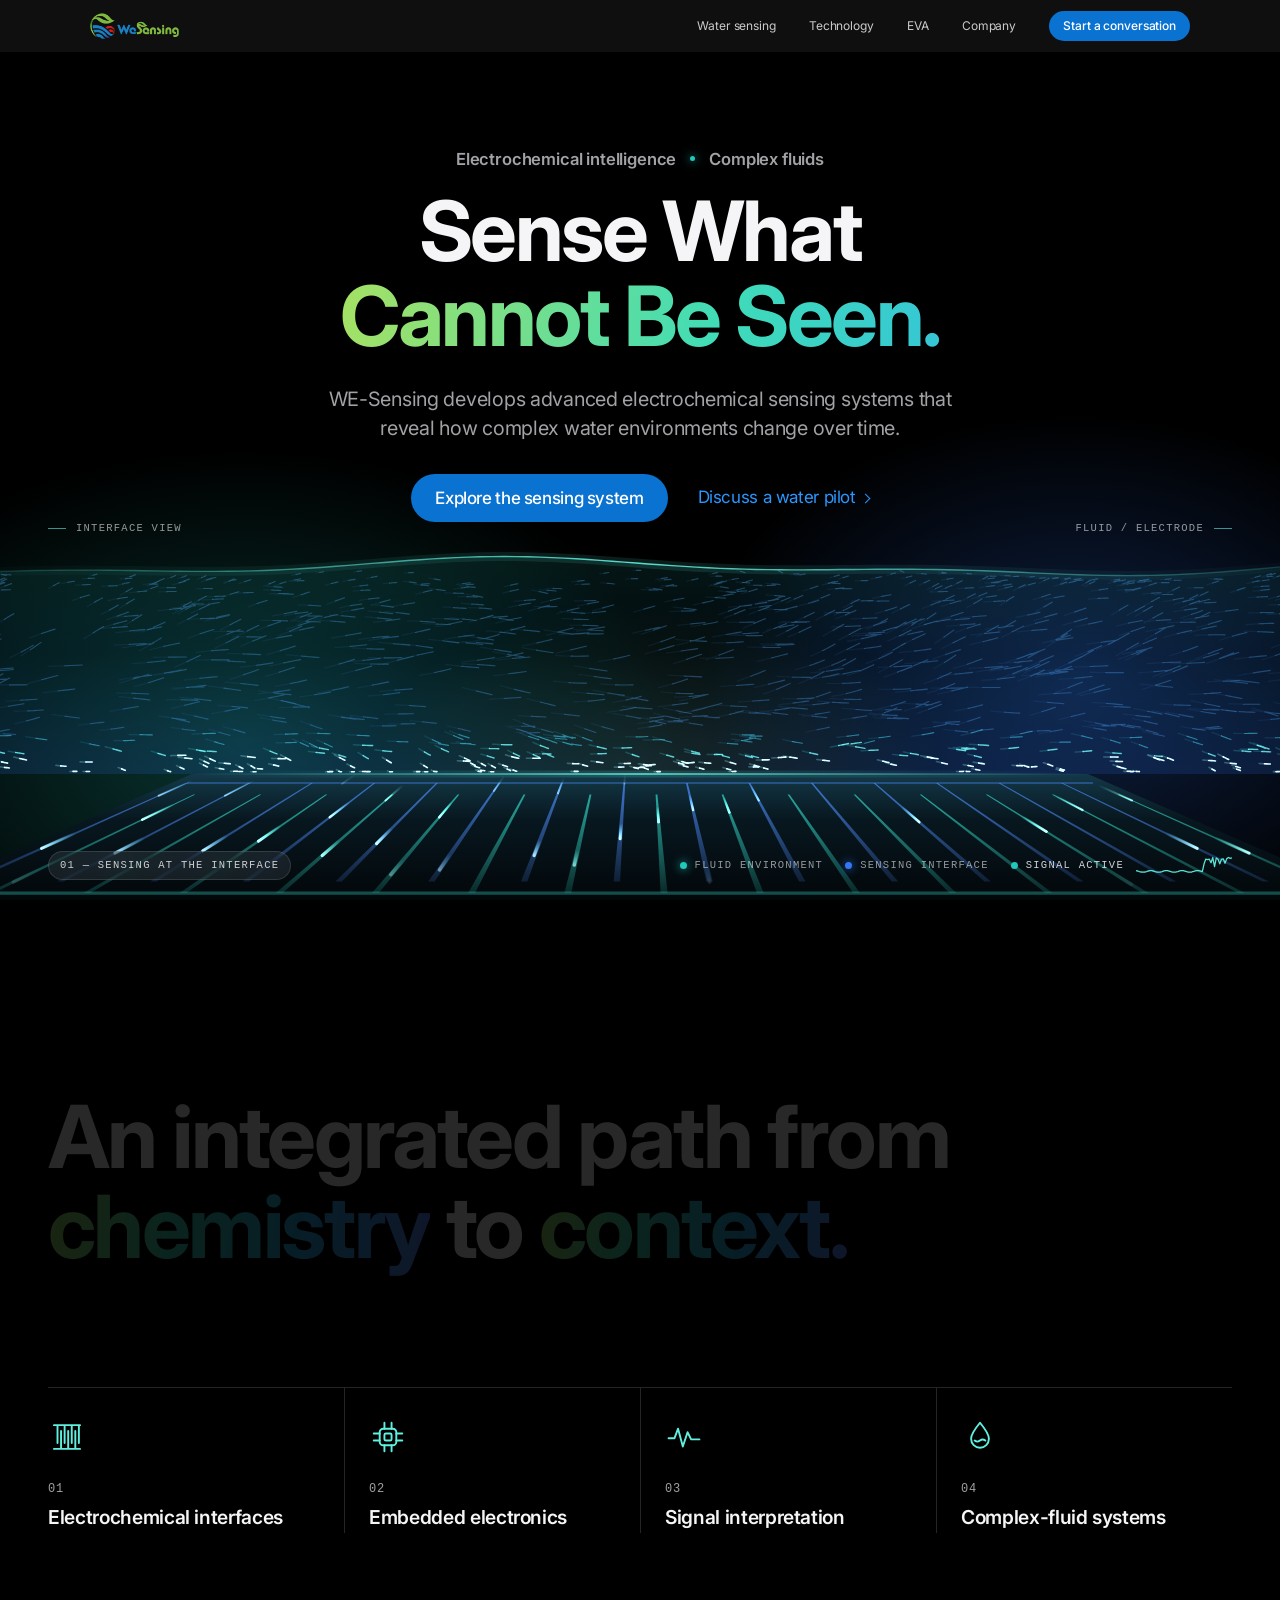
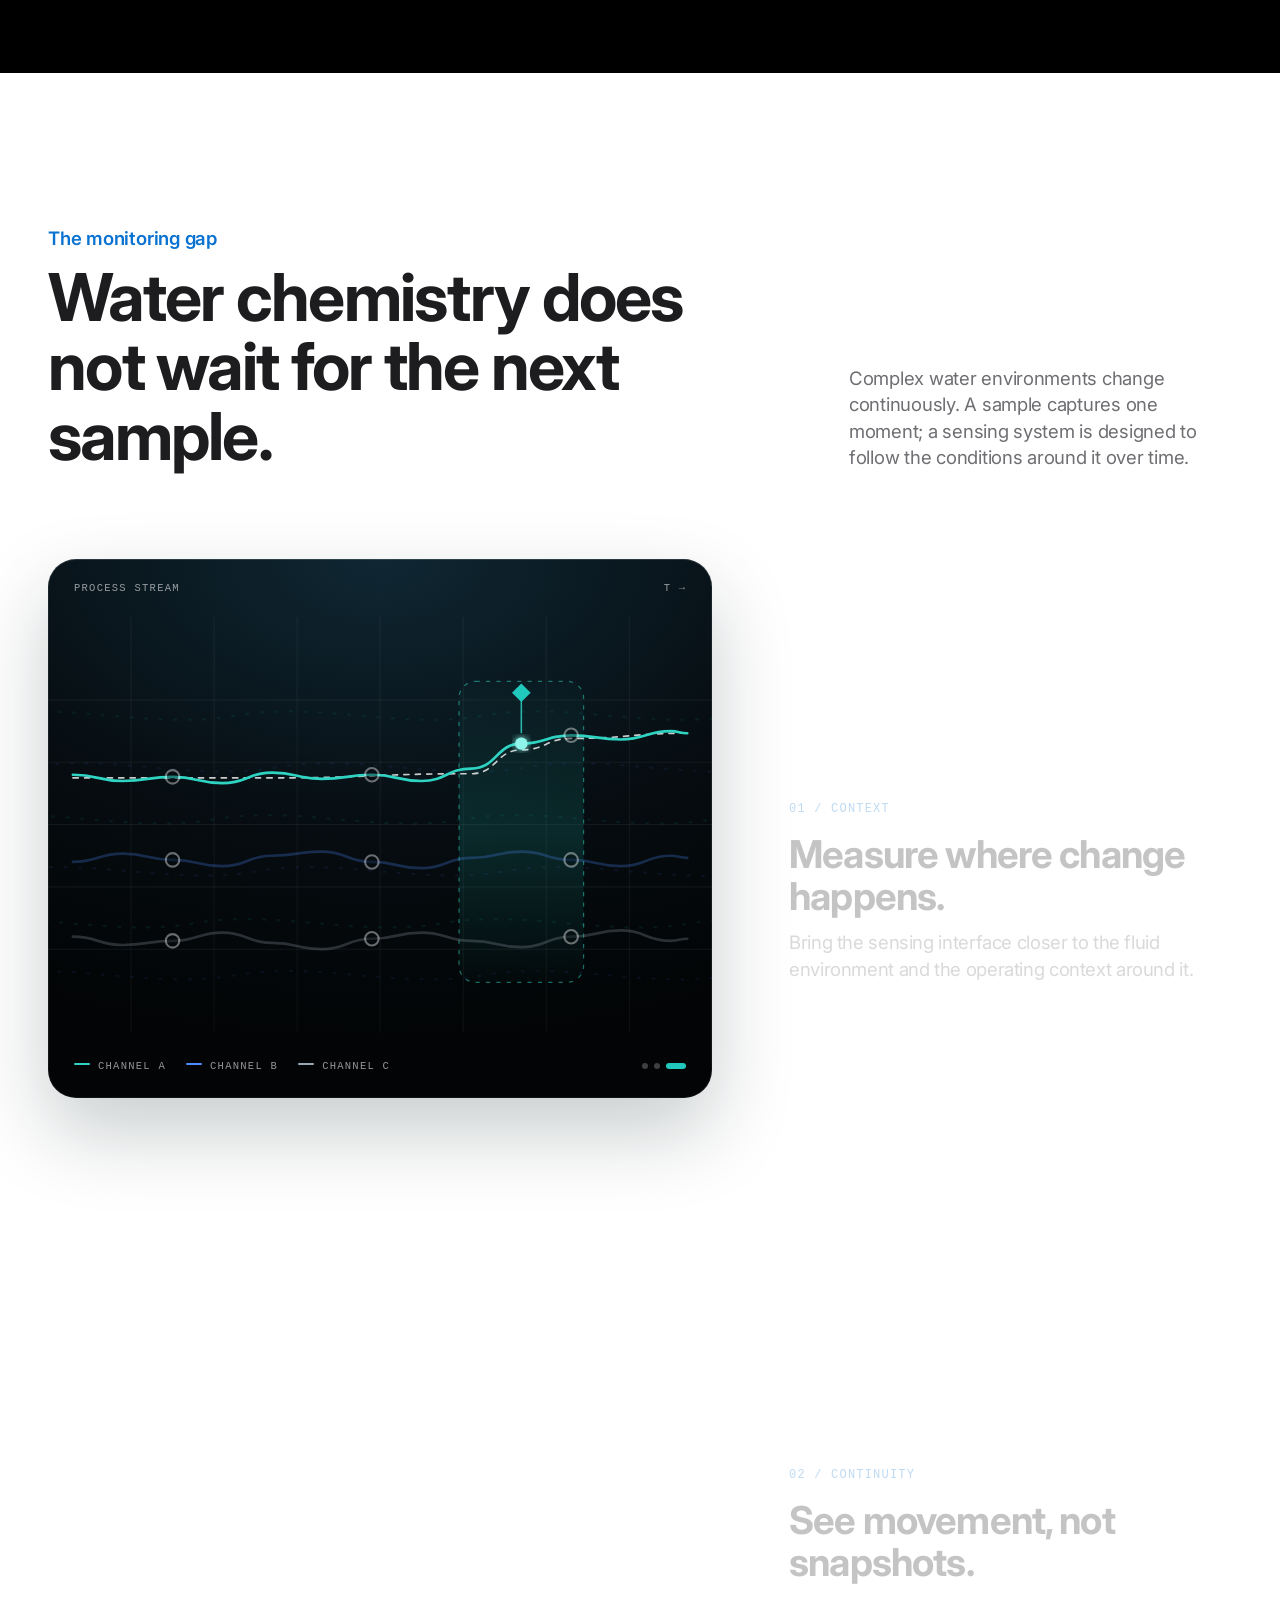
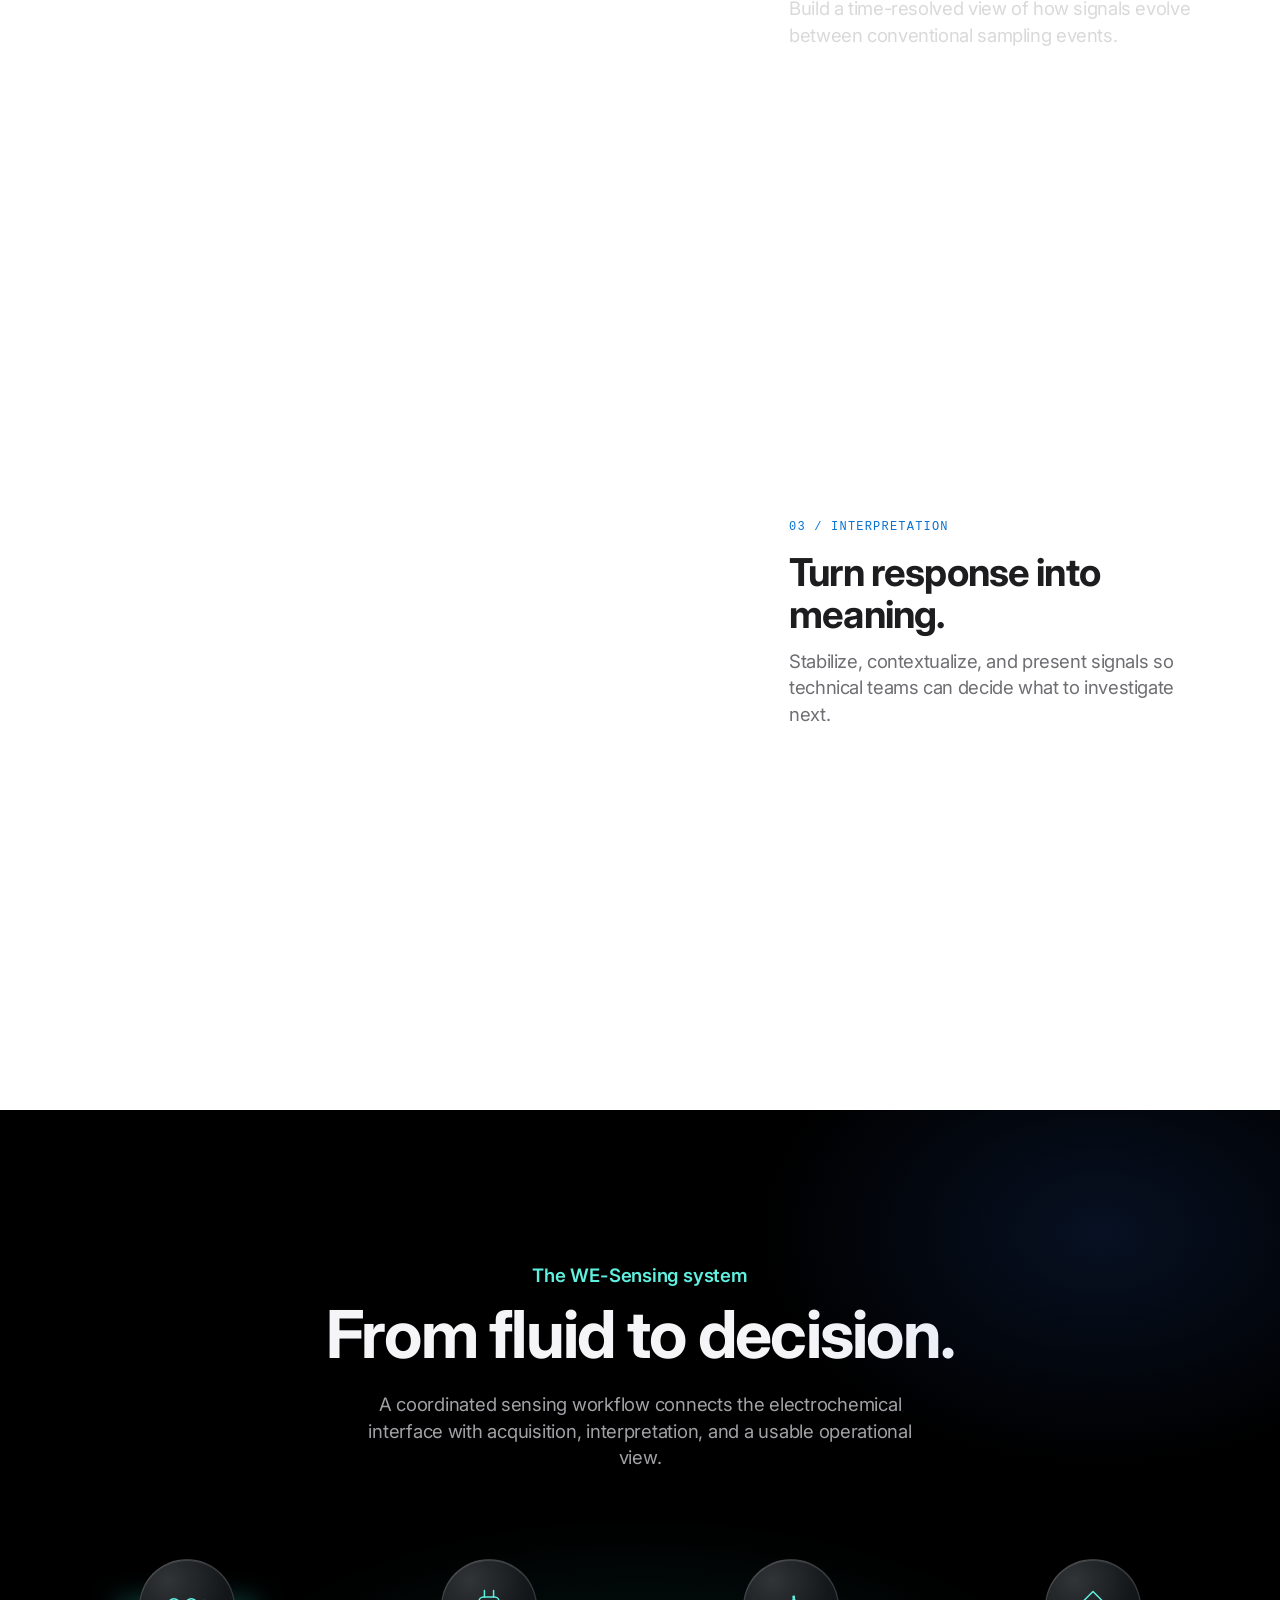
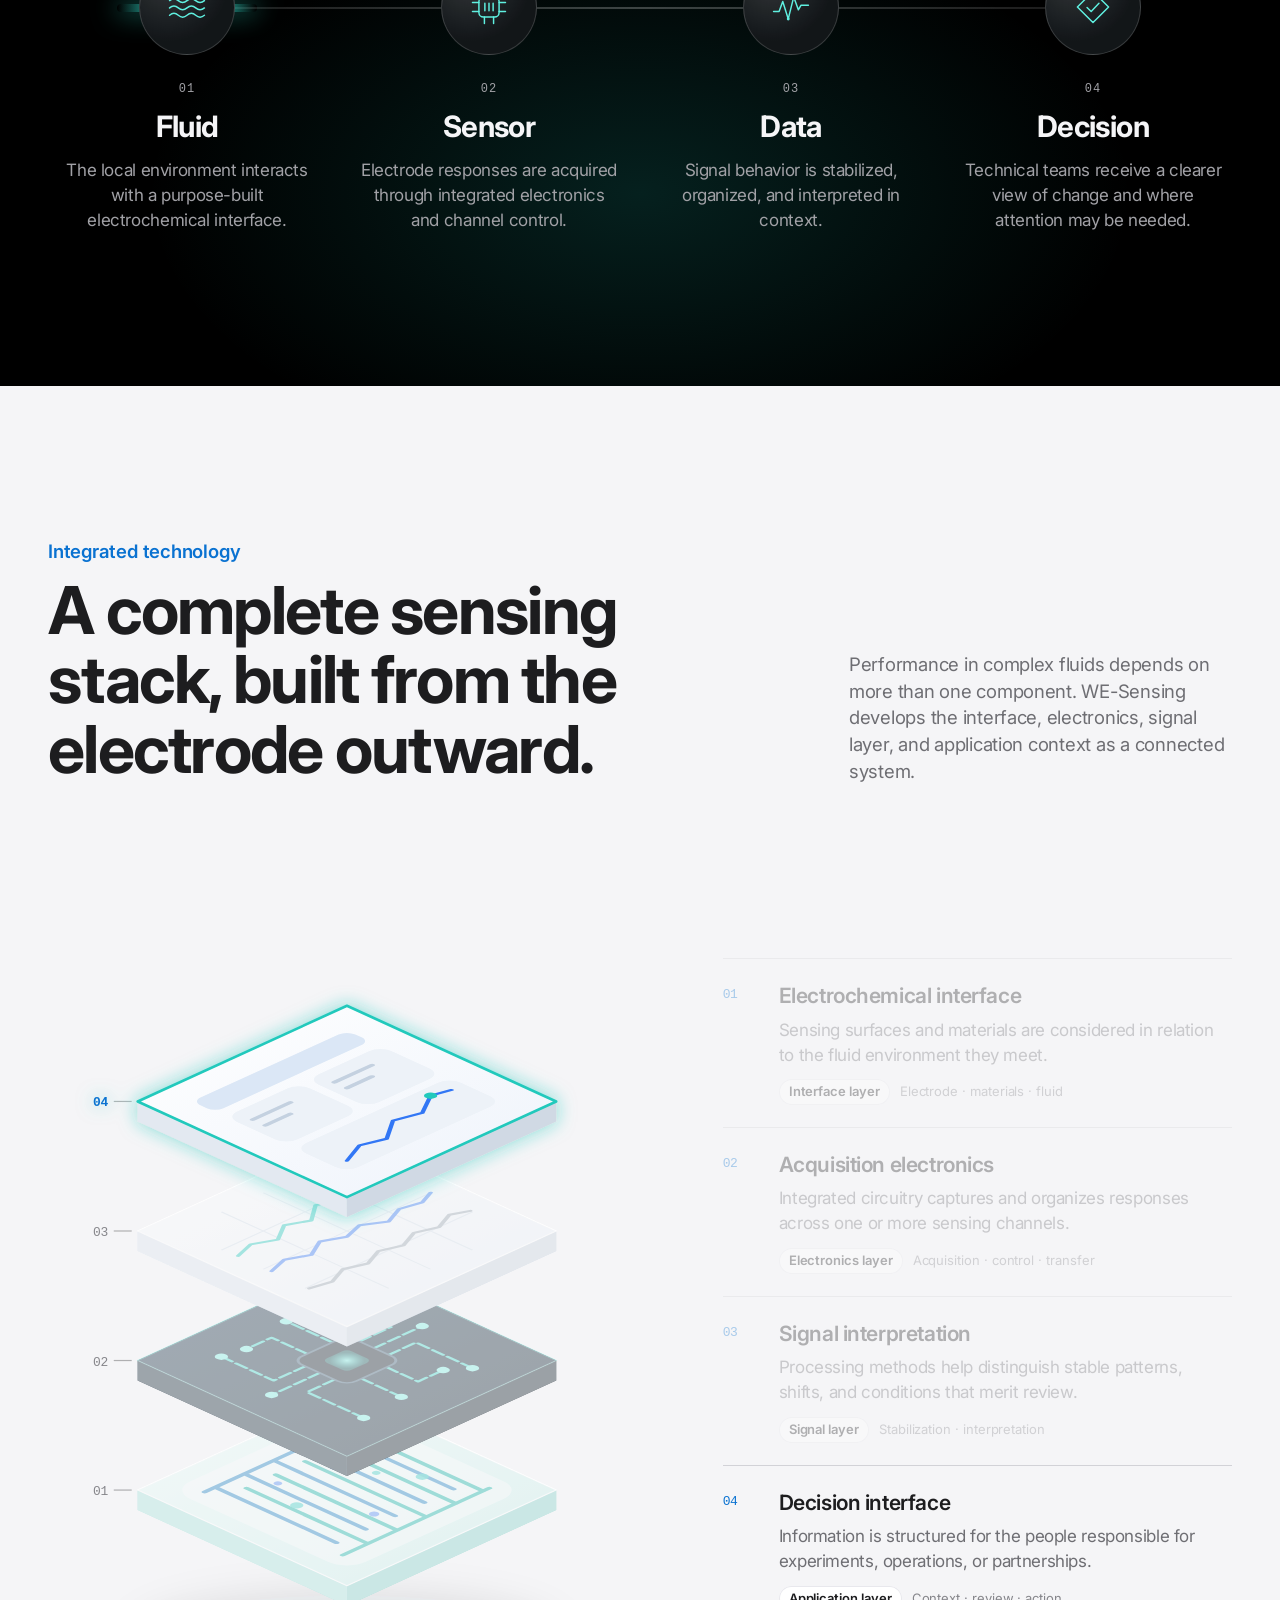
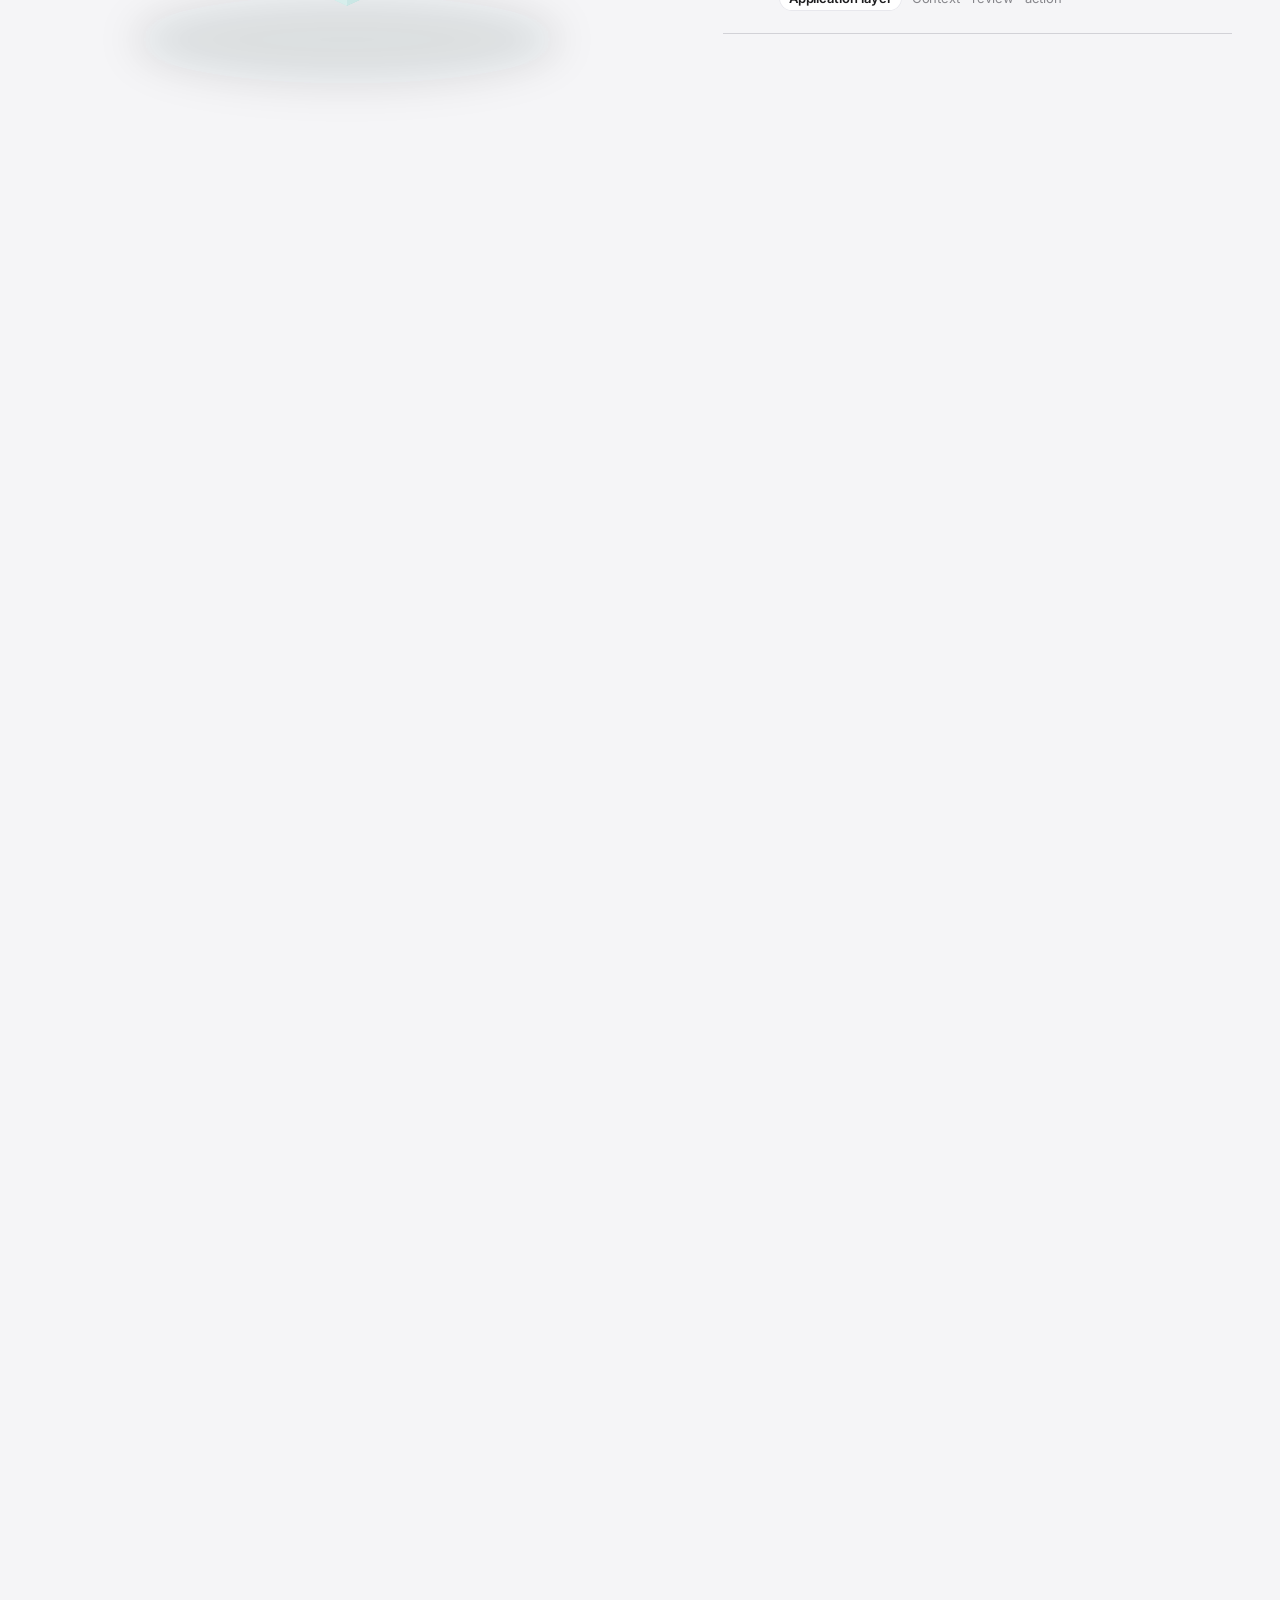
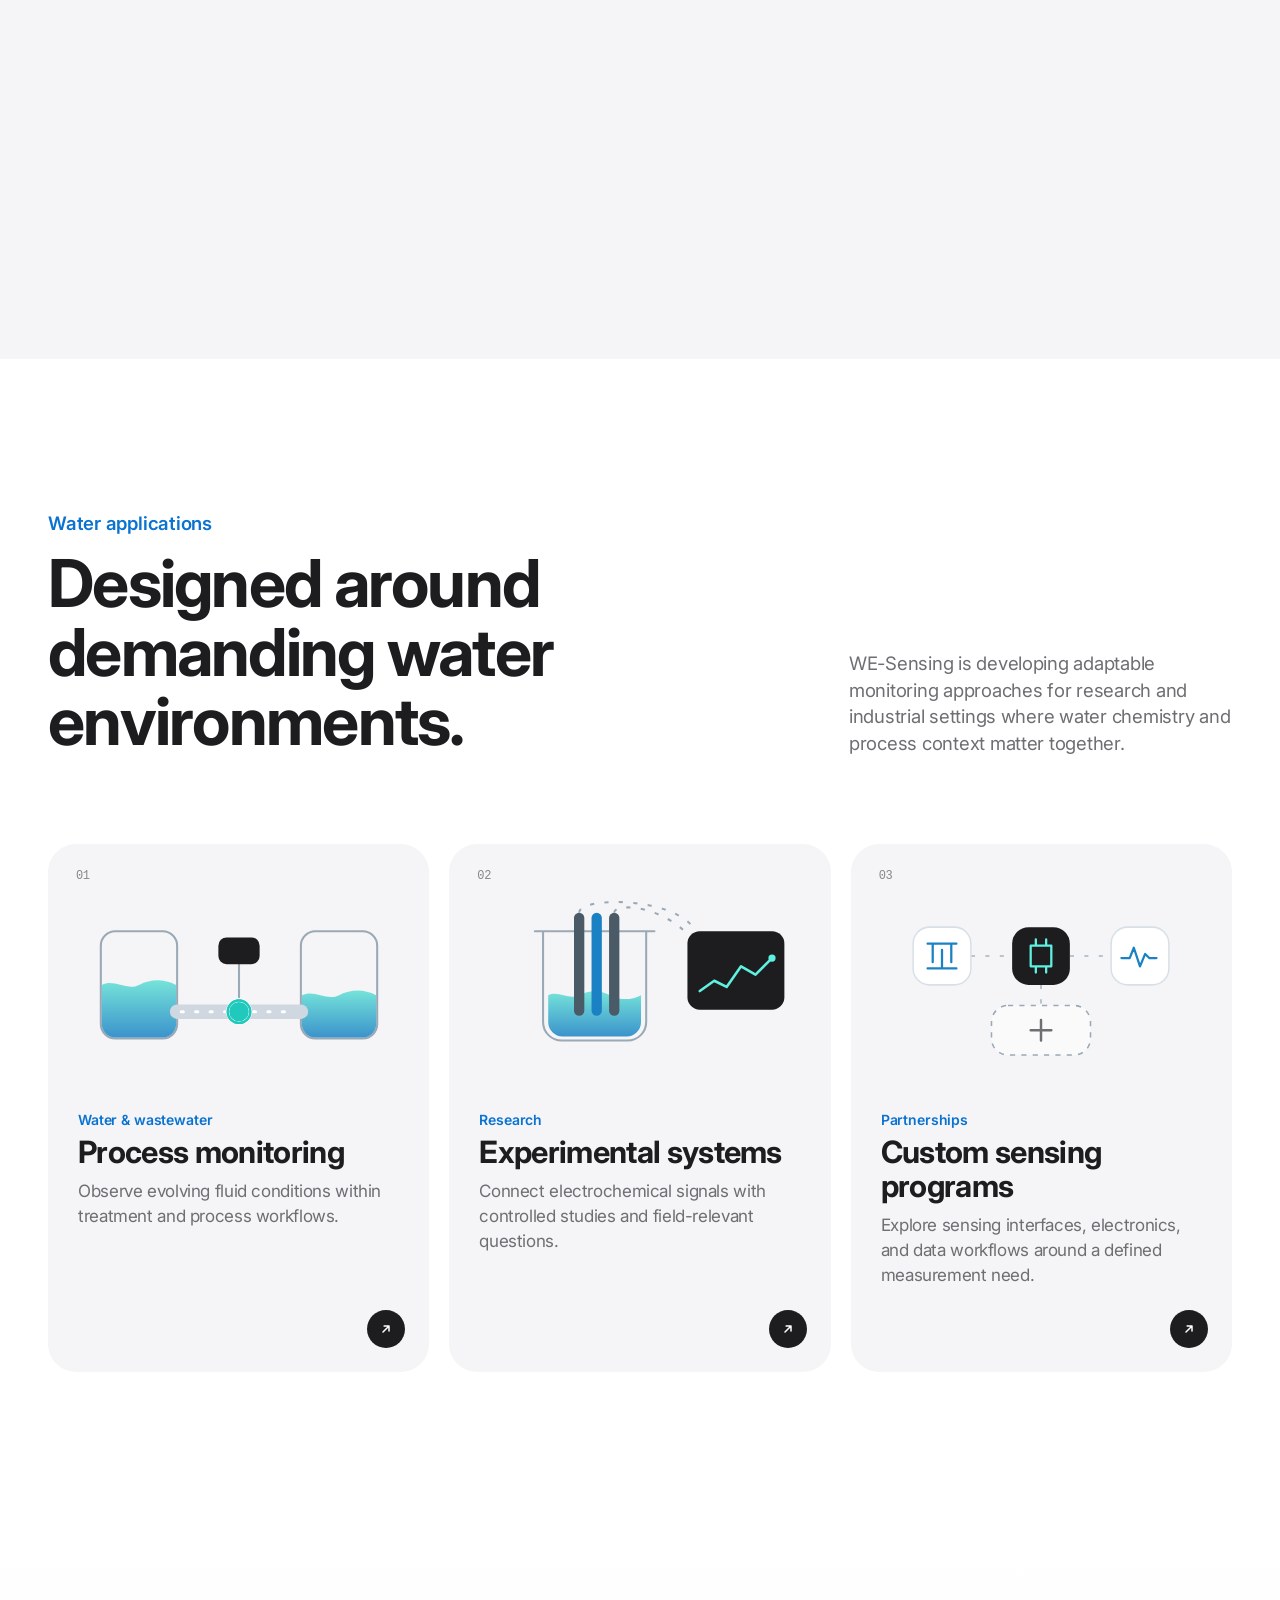
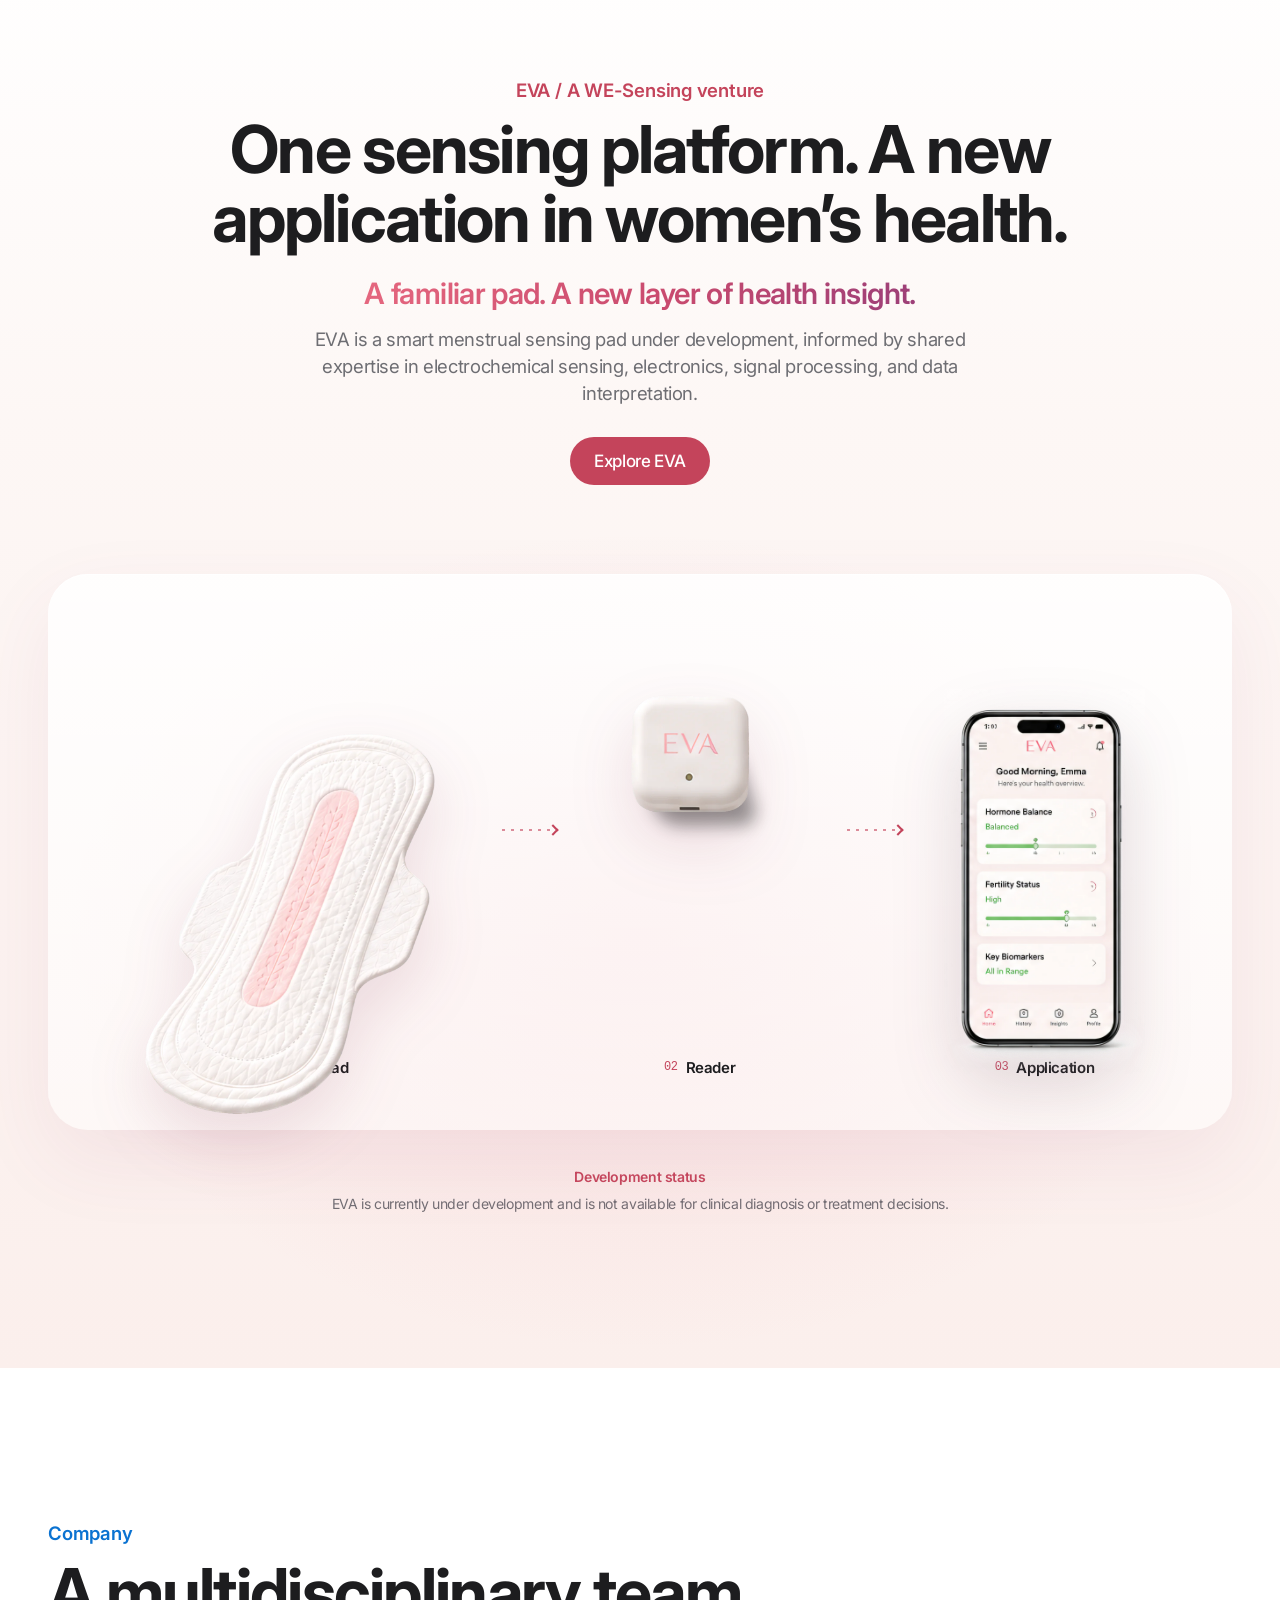
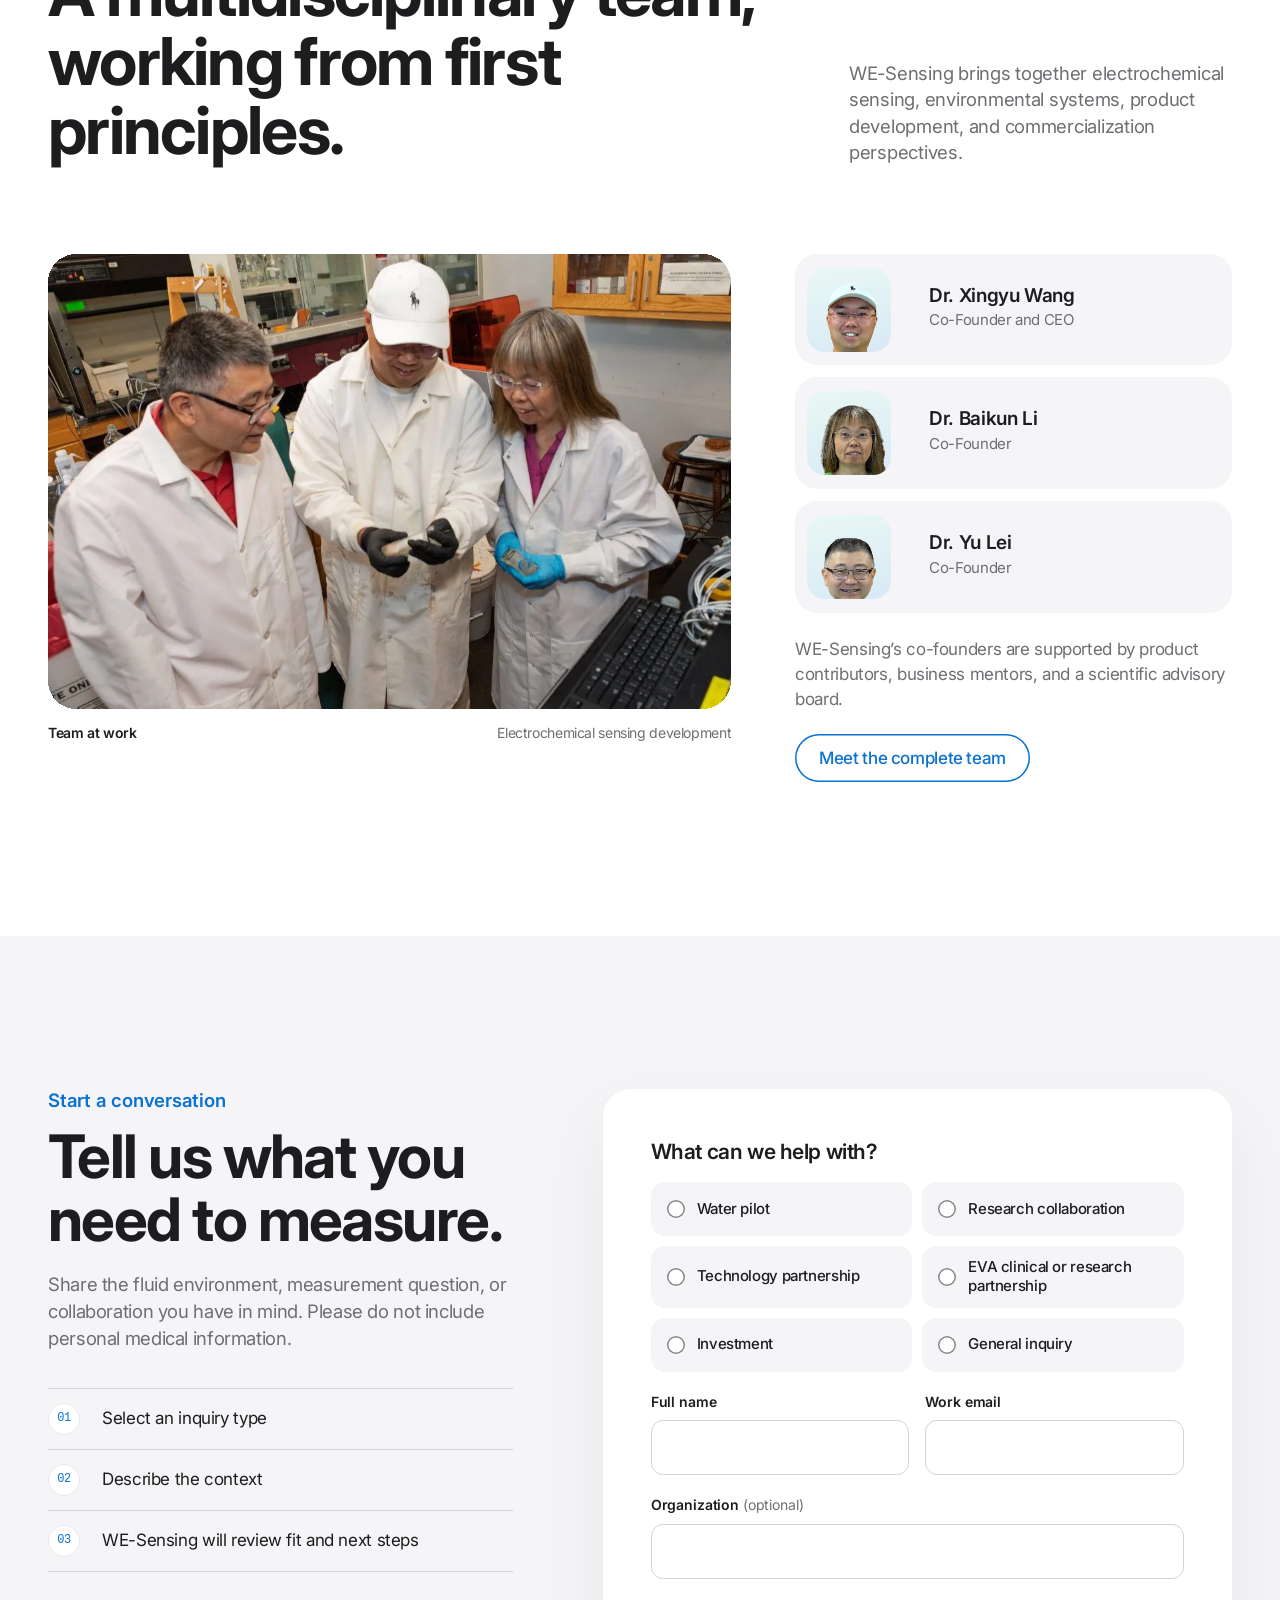
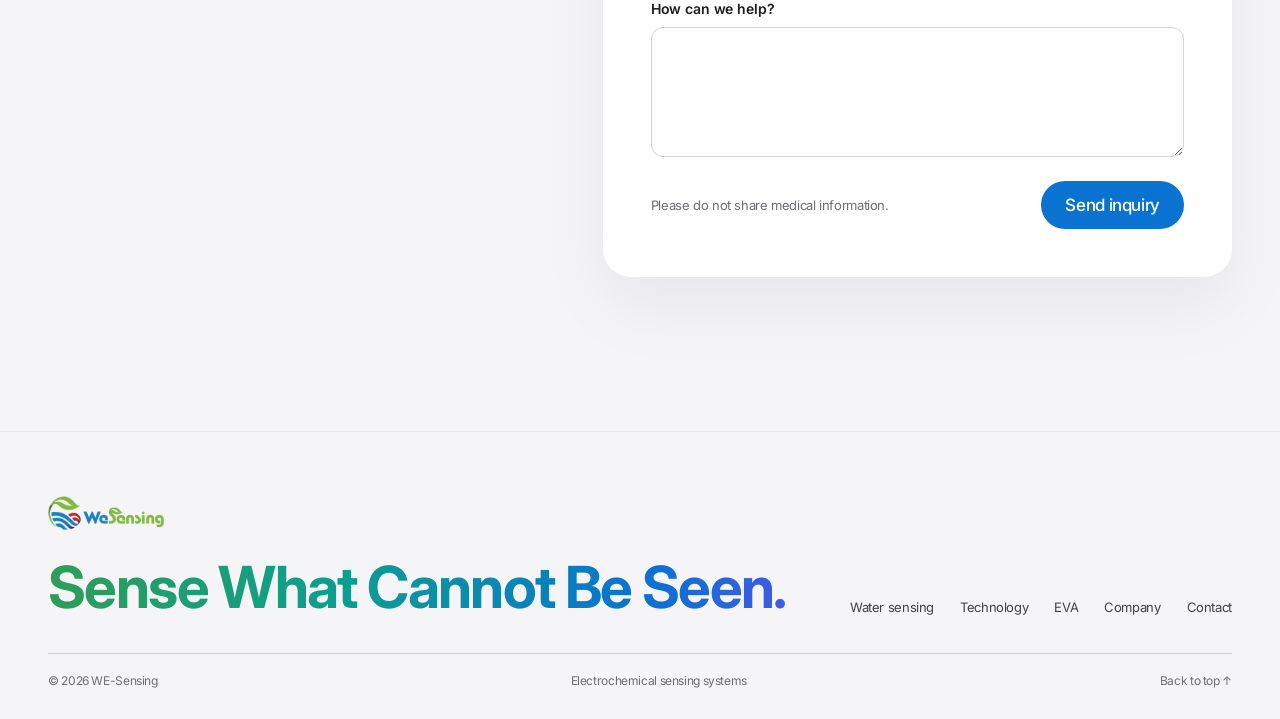
<file: index.html>
<!doctype html>
<html lang="en" data-site-root=".">
<head>
  <meta charset="utf-8">
  <meta name="viewport" content="width=device-width, initial-scale=1, viewport-fit=cover">
  <meta name="description" content="WE-Sensing develops advanced electrochemical sensing systems that reveal how complex water environments change over time.">
  <meta name="theme-color" content="#000000">
  <meta property="og:title" content="WE-Sensing — Sense What Cannot Be Seen">
  <meta property="og:description" content="Advanced electrochemical sensing systems for complex water environments.">
  <meta property="og:type" content="website">
  <meta property="og:url" content="https://we-sensing.com/">
  <meta property="og:image" content="https://we-sensing.com/assets/og/we-sensing-social.jpg?v=20261001b">
  <meta property="og:image:alt" content="WE-Sensing — Sense What Cannot Be Seen">
  <meta property="og:image:width" content="1200">
  <meta property="og:image:height" content="630">
  <meta name="twitter:card" content="summary_large_image">
  <meta name="twitter:image" content="https://we-sensing.com/assets/og/we-sensing-social.jpg?v=20261001b">
  <title>WE-Sensing | Electrochemical sensing for complex water</title>
  <script>document.documentElement.classList.add('js');</script>
  <link rel="preconnect" href="https://fonts.googleapis.com">
  <link rel="preconnect" href="https://fonts.gstatic.com" crossorigin>
  <link href="https://fonts.googleapis.com/css2?family=Inter:wght@400;500;600;700&amp;display=swap" rel="stylesheet">
  <link rel="icon" href="assets/logos/web/we-sensing-icon-32.png?v=20261001" sizes="32x32" type="image/png">
  <link rel="icon" href="assets/logos/web/we-sensing-icon-192.png?v=20261001" sizes="192x192" type="image/png">
  <link rel="apple-touch-icon" href="assets/logos/web/we-sensing-apple-touch.png?v=20261001">
  <link rel="stylesheet" href="style.css">
  <link rel="stylesheet" href="assets/page-extensions.css">
  <script src="scripts/team-data.js" defer></script>
  <script src="scripts/team-renderer.js" defer></script>
  <script src="script.js" defer></script>
  <script src="scripts/motion.js" defer></script>
</head>
<body class="home-page">
  <a class="skip-link" href="#main-content">Skip to content</a>

  <header class="site-header" id="site-header" data-theme="dark">
    <div class="nav-shell">
      <a class="brand" href="#top" aria-label="WE-Sensing home">
        <img class="brand-logo" src="assets/logos/web/we-sensing.webp" width="640" height="188" alt="">
      </a>

      <button class="nav-toggle" type="button" aria-expanded="false" aria-controls="primary-navigation">
        <span class="sr-only">Open navigation</span>
        <span></span><span></span>
      </button>

      <nav class="primary-nav" id="primary-navigation" aria-label="Primary navigation">
        <a href="#water">Water sensing</a>
        <a href="#technology">Technology</a>
        <a href="./eva/" data-local-page="eva/index.html">EVA</a>
        <a href="./company/" data-local-page="company/index.html">Company</a>
        <a class="nav-contact" href="#contact">Start a conversation</a>
      </nav>
    </div>
  </header>

  <main id="main-content">
    <!-- Hero: live fluid / electrode interface -->
    <section class="hero" id="top" aria-labelledby="hero-title" data-nav="dark" data-scene="hero">
      <div class="hero-stage" aria-hidden="true">
        <div class="hero-aura"><i></i><i></i><i></i></div>
        <canvas class="hero-canvas" data-hero-canvas></canvas>
      </div>

      <div class="hero-copy page-width">
        <p class="hero-eyebrow"><span>Electrochemical intelligence</span><span>Complex fluids</span></p>
        <h1 id="hero-title">Sense What <em>Cannot Be Seen.</em></h1>
        <p class="hero-intro">WE-Sensing develops advanced electrochemical sensing systems that reveal how complex water environments change over time.</p>
        <div class="hero-actions">
          <a class="btn btn-primary" href="#workflow">Explore the sensing system</a>
          <a class="link-more link-more--light" href="#contact">Discuss a water pilot</a>
        </div>
      </div>

      <div class="hero-hud" data-visual="fluid-interface" role="img" aria-label="Abstract diagram of fluid interacting with an electrochemical sensor interface">
        <div class="hero-hud__meta page-wide">
          <span>Interface view</span>
          <span>Fluid / Electrode</span>
        </div>
        <div class="hero-hud__bar page-wide">
          <span class="hero-index">01 — Sensing at the interface</span>
          <div class="hero-hud__legend">
            <span><i class="dot dot-aqua"></i>Fluid environment</span>
            <span><i class="dot dot-blue"></i>Sensing interface</span>
            <span class="instrument-status"><i></i>Signal active<canvas class="hud-spark" width="96" height="22"></canvas></span>
          </div>
        </div>
      </div>
    </section>

    <!-- Statement + core capabilities -->
    <section class="statement" aria-label="Core capabilities" data-nav="dark">
      <div class="page-width">
        <p class="statement__lead" data-words>An integrated path from <span class="hl">chemistry</span> to <span class="hl">context.</span></p>
        <ul class="capability-row" data-stagger>
          <li>
            <svg class="capability-icon" viewBox="0 0 32 32" aria-hidden="true"><path d="M5 6h22M5 26h22M8 6v15M14 6v15M20 6v15M26 6v15M11 26V11M17 26V11M23 26V11"/></svg>
            <span>01</span>Electrochemical interfaces
          </li>
          <li>
            <svg class="capability-icon" viewBox="0 0 32 32" aria-hidden="true"><rect x="9" y="9" width="14" height="14" rx="3"/><rect x="13" y="13" width="6" height="6" rx="1.2"/><path d="M13 4v5M19 4v5M13 23v5M19 23v5M4 13h5M4 19h5M23 13h5M23 19h5"/></svg>
            <span>02</span>Embedded electronics
          </li>
          <li>
            <svg class="capability-icon" viewBox="0 0 32 32" aria-hidden="true"><path d="M3 17h5l3-8 4 15 4-12 3 6h7"/></svg>
            <span>03</span>Signal interpretation
          </li>
          <li>
            <svg class="capability-icon" viewBox="0 0 32 32" aria-hidden="true"><path d="M16 4c4.5 5.4 7.5 9.6 7.5 13.5a7.5 7.5 0 0 1-15 0C8.5 13.6 11.5 9.4 16 4z"/><path d="M11.5 19c1.5 1.2 3 1.2 4.5 0s3-1.2 4.5 0"/></svg>
            <span>04</span>Complex-fluid systems
          </li>
        </ul>
      </div>
    </section>

    <!-- The monitoring gap: sticky scroll story -->
    <section class="water-section section" id="water" aria-labelledby="water-title" data-nav="light">
      <div class="page-width">
        <div class="section-head split reveal">
          <div>
            <p class="eyebrow">The monitoring gap</p>
            <h2 id="water-title">Water chemistry does not wait for the next sample.</h2>
          </div>
          <p class="section-lead">Complex water environments change continuously. A sample captures one moment; a sensing system is designed to follow the conditions around it over time.</p>
        </div>

        <div class="story" data-story data-active="0">
          <div class="story__media">
            <figure class="monitor reveal" data-visual="multi-channel-water" role="img" aria-label="Abstract multi-channel water sensing visualization">
              <div class="monitor__bar"><span>Process stream</span><span>t →</span></div>
              <svg class="monitor__svg" viewBox="0 0 640 400" aria-hidden="true">
                <defs>
                  <linearGradient id="probeBody" x1="0" x2="1">
                    <stop offset="0" stop-color="#2b3d47"/>
                    <stop offset=".45" stop-color="#8fa6b0"/>
                    <stop offset="1" stop-color="#22323b"/>
                  </linearGradient>
                  <linearGradient id="bandFill" x1="0" x2="0" y1="0" y2="1">
                    <stop offset="0" stop-color="#20c9bc" stop-opacity=".02"/>
                    <stop offset=".5" stop-color="#20c9bc" stop-opacity=".16"/>
                    <stop offset="1" stop-color="#20c9bc" stop-opacity=".02"/>
                  </linearGradient>
                  <filter id="monitorGlow" x="-20%" y="-20%" width="140%" height="140%"><feGaussianBlur stdDeviation="3.5" result="b"/><feMerge><feMergeNode in="b"/><feMergeNode in="SourceGraphic"/></feMerge></filter>
                </defs>
                <g class="m-grid">
                  <path d="M0 80H640M0 140H640M0 200H640M0 260H640M0 320H640"/>
                  <path d="M80 0V400M160 0V400M240 0V400M320 0V400M400 0V400M480 0V400M560 0V400"/>
                </g>

                <!-- State 01: the sensing interface placed in the stream -->
                <g class="m-stream">
                  <path d="M-60 95C20 81 100 109 180 95S340 109 420 95S580 109 660 95S820 109 900 95"/>
                  <path d="M-20 145C60 131 140 159 220 145S380 159 460 145S620 159 700 145"/>
                  <path d="M-80 195C0 181 80 209 160 195S320 209 400 195S560 209 640 195S800 209 880 195"/>
                  <path d="M-40 245C40 231 120 259 200 245S360 259 440 245S600 259 680 245"/>
                  <path d="M-100 295C-20 281 60 309 140 295S300 309 380 295S540 309 620 295S780 309 860 295"/>
                  <path d="M-60 345C20 331 100 359 180 345S340 359 420 345S580 359 660 345"/>
                </g>
                <g class="m-probe">
                  <rect x="294" y="-24" width="52" height="214" rx="26" fill="url(#probeBody)"/>
                  <rect x="302" y="160" width="36" height="22" rx="9" class="m-probe__tip"/>
                  <path d="M312 168h16M312 175h16" class="m-probe__lines"/>
                  <circle class="m-ripple" cx="320" cy="182" r="22"/>
                  <circle class="m-ripple" cx="320" cy="182" r="22"/>
                  <circle class="m-ripple" cx="320" cy="182" r="22"/>
                </g>

                <!-- State 03: interpretation band -->
                <g class="m-interpret">
                  <rect x="396" y="62" width="120" height="290" rx="16" fill="url(#bandFill)" class="m-band"/>
                  <path class="m-trend" d="M24 155C120 155 120 155 216 155C312 155 312 151 408 151C432 151 432 128 456 128C480 128 480 117 504 117C560 117 560 112 616 112"/>
                </g>

                <!-- State 02: continuous channels vs discrete samples -->
                <g class="m-traces">
                  <path class="m-trace m-trace--a" pathLength="1" d="M24 152C48 152 48 158 72 158C96 158 96 154 120 154C144 154 144 160 168 160C192 160 192 150 216 150C240 150 240 156 264 156C288 156 288 152 312 152C336 152 336 158 360 158C384 158 384 146 408 146C432 146 432 122 456 122C480 122 480 114 504 114C528 114 528 118 552 118C576 118 576 110 600 110C608 110 608 112 616 112"/>
                  <path class="m-trace m-trace--b" pathLength="1" d="M24 236C48 236 48 228 72 228C96 228 96 234 120 234C144 234 144 240 168 240C192 240 192 230 216 230C240 230 240 226 264 226C288 226 288 236 312 236C336 236 336 242 360 242C384 242 384 232 408 232C432 232 432 226 456 226C480 226 480 234 504 234C528 234 528 240 552 240C576 240 576 230 600 230C608 230 608 232 616 232"/>
                  <path class="m-trace m-trace--c" pathLength="1" d="M24 308C48 308 48 316 72 316C96 316 96 312 120 312C144 312 144 304 168 304C192 304 192 314 216 314C240 314 240 320 264 320C288 320 288 310 312 310C336 310 336 304 360 304C384 304 384 312 408 312C432 312 432 318 456 318C480 318 480 308 504 308C528 308 528 302 552 302C576 302 576 312 600 312C608 312 608 310 616 310"/>
                </g>
                <g class="m-samples">
                  <path class="m-sample-line" d="M120 56V352M312 56V352M504 56V352"/>
                  <circle cx="120" cy="154" r="6.5"/><circle cx="312" cy="152" r="6.5"/><circle cx="504" cy="114" r="6.5"/>
                  <circle cx="120" cy="234" r="6.5"/><circle cx="312" cy="236" r="6.5"/><circle cx="504" cy="234" r="6.5"/>
                  <circle cx="120" cy="312" r="6.5"/><circle cx="312" cy="310" r="6.5"/><circle cx="504" cy="308" r="6.5"/>
                </g>
                <g class="m-event">
                  <path class="m-event__stem" d="M456 112V78"/>
                  <path class="m-event__flag" d="M456 64l9 9-9 9-9-9z"/>
                  <circle class="m-event__ring" cx="456" cy="122" r="9"/>
                  <circle class="m-event__dot" cx="456" cy="122" r="6" filter="url(#monitorGlow)"/>
                </g>
              </svg>
              <figcaption class="monitor__legend">
                <span>Channel A</span><span>Channel B</span><span>Channel C</span>
                <span class="monitor__steps" aria-hidden="true"><i></i><i></i><i></i></span>
              </figcaption>
            </figure>
          </div>

          <ol class="story__steps water-principles">
            <li class="story-step" data-step="0"><span class="story-step__label">01 / Context</span><h3>Measure where change happens.</h3><p>Bring the sensing interface closer to the fluid environment and the operating context around it.</p></li>
            <li class="story-step" data-step="1"><span class="story-step__label">02 / Continuity</span><h3>See movement, not snapshots.</h3><p>Build a time-resolved view of how signals evolve between conventional sampling events.</p></li>
            <li class="story-step" data-step="2"><span class="story-step__label">03 / Interpretation</span><h3>Turn response into meaning.</h3><p>Stabilize, contextualize, and present signals so technical teams can decide what to investigate next.</p></li>
          </ol>
        </div>
      </div>
    </section>

    <!-- From fluid to decision -->
    <section class="workflow-section section" id="workflow" aria-labelledby="workflow-title" data-nav="dark">
      <div class="workflow-glow" aria-hidden="true"></div>
      <div class="page-width">
        <div class="section-head center reveal">
          <p class="eyebrow">The WE-Sensing system</p>
          <h2 id="workflow-title">From fluid to decision.</h2>
          <p class="section-lead">A coordinated sensing workflow connects the electrochemical interface with acquisition, interpretation, and a usable operational view.</p>
        </div>

        <div class="pipeline reveal">
          <div class="pipeline__track" aria-hidden="true"><span class="pipeline__pulse"></span></div>
          <ol class="pipeline__steps workflow-grid">
            <li class="pipeline__step" style="--n:0">
              <div class="pipeline__node" aria-hidden="true">
                <svg viewBox="0 0 48 48"><path d="M5 17c3.2-2.8 6.3-2.8 9.5 0s6.3 2.8 9.5 0 6.3-2.8 9.5 0 6.3 2.8 9.5 0M5 25c3.2-2.8 6.3-2.8 9.5 0s6.3 2.8 9.5 0 6.3-2.8 9.5 0 6.3 2.8 9.5 0M5 33c3.2-2.8 6.3-2.8 9.5 0s6.3 2.8 9.5 0 6.3-2.8 9.5 0 6.3 2.8 9.5 0"/></svg>
              </div>
              <span class="workflow-number">01</span>
              <h3>Fluid</h3><p>The local environment interacts with a purpose-built electrochemical interface.</p>
            </li>
            <li class="pipeline__step" style="--n:1">
              <div class="pipeline__node" aria-hidden="true">
                <svg viewBox="0 0 48 48"><rect x="13" y="13" width="22" height="22" rx="5"/><path d="M19.5 20v8M24 20v8M28.5 20v8M19 6v7M29 6v7M19 35v7M29 35v7M6 19h7M6 29h7M35 19h7M35 29h7"/></svg>
              </div>
              <span class="workflow-number">02</span>
              <h3>Sensor</h3><p>Electrode responses are acquired through integrated electronics and channel control.</p>
            </li>
            <li class="pipeline__step" style="--n:2">
              <div class="pipeline__node" aria-hidden="true">
                <svg viewBox="0 0 48 48"><path d="M5 29h6l4-11 6 19 6-24 5 14 3-5h8"/><circle cx="21" cy="37" r="1.6"/><circle cx="27" cy="13" r="1.6"/></svg>
              </div>
              <span class="workflow-number">03</span>
              <h3>Data</h3><p>Signal behavior is stabilized, organized, and interpreted in context.</p>
            </li>
            <li class="pipeline__step" style="--n:3">
              <div class="pipeline__node" aria-hidden="true">
                <svg viewBox="0 0 48 48"><path d="M24 7l17 17-17 17L7 24z"/><path d="M17.5 24.5l4.5 4.5 8.5-9"/></svg>
              </div>
              <span class="workflow-number">04</span>
              <h3>Decision</h3><p>Technical teams receive a clearer view of change and where attention may be needed.</p>
            </li>
          </ol>
        </div>
      </div>
    </section>

    <!-- Technology: exploded stack -->
    <section class="technology-section section" id="technology" aria-labelledby="technology-title" data-nav="light">
      <div class="page-width">
        <div class="section-head split reveal">
          <div><p class="eyebrow">Integrated technology</p><h2 id="technology-title">A complete sensing stack, built from the electrode outward.</h2></div>
          <p class="section-lead">Performance in complex fluids depends on more than one component. WE-Sensing develops the interface, electronics, signal layer, and application context as a connected system.</p>
        </div>
      </div>

      <div class="stack-scene" data-stack-scene data-active="0">
        <div class="stack-scene__sticky page-width">
          <div class="stack-visual" data-visual="technology-stack" role="img" aria-label="Layered diagram of the WE-Sensing electrochemical technology stack">
            <svg class="stack-svg" viewBox="0 0 600 700" aria-hidden="true">
              <defs>
                <linearGradient id="ifaceFace" x1="0" y1="0" x2="1" y2="1"><stop offset="0" stop-color="#f1fffc"/><stop offset="1" stop-color="#bfece6"/></linearGradient>
                <linearGradient id="elecFace" x1="0" y1="0" x2="1" y2="1"><stop offset="0" stop-color="#173449"/><stop offset="1" stop-color="#0b1d2a"/></linearGradient>
                <linearGradient id="sigFace" x1="0" y1="0" x2="1" y2="1"><stop offset="0" stop-color="#ffffff"/><stop offset="1" stop-color="#e7eff8"/></linearGradient>
                <linearGradient id="appFace" x1="0" y1="0" x2="1" y2="1"><stop offset="0" stop-color="#ffffff"/><stop offset="1" stop-color="#eef3fb"/></linearGradient>
                <radialGradient id="dieGlow"><stop offset="0" stop-color="#7ff0e4"/><stop offset="1" stop-color="#20c9bc" stop-opacity=".35"/></radialGradient>
                <filter id="stackShadow" x="-50%" y="-50%" width="200%" height="200%"><feGaussianBlur stdDeviation="22"/></filter>
                <filter id="stackGlow" x="-20%" y="-30%" width="140%" height="160%"><feGaussianBlur in="SourceAlpha" stdDeviation="9" result="blur"/><feFlood flood-color="#20c9bc" flood-opacity=".55"/><feComposite in2="blur" operator="in" result="glow"/><feMerge><feMergeNode in="glow"/><feMergeNode in="SourceGraphic"/></feMerge></filter>
              </defs>

              <path class="stack-axis" d="M300 160V540"/>

              <!-- 01 Interface layer -->
              <g transform="translate(0 395)">
                <g class="stack-layer stack-layer--interface" data-layer="1">
                  <ellipse class="stack-shadow" cx="300" cy="150" rx="215" ry="44" filter="url(#stackShadow)"/>
                  <polygon class="side side-l" points="90,0 300,96 300,116 90,20"/>
                  <polygon class="side side-r" points="300,96 510,0 510,20 300,116"/>
                  <polygon class="face" points="90,0 300,-96 510,0 300,96" fill="url(#ifaceFace)"/>
                  <g transform="matrix(1.05 -0.48 1.05 0.48 90 0)">
                    <rect x="16" y="16" width="168" height="168" rx="18" class="iface-well"/>
                    <path class="comb comb-a" d="M30 34H170M40 34V150M68 34V150M96 34V150M124 34V150M152 34V150"/>
                    <path class="comb comb-b" d="M30 166H170M54 166V50M82 166V50M110 166V50M138 166V50M164 166V50"/>
                    <g class="ions"><circle cx="60" cy="92" r="4.5"/><circle cx="118" cy="70" r="3.5"/><circle cx="150" cy="122" r="4.5"/><circle cx="88" cy="138" r="3.5"/><circle cx="132" cy="96" r="3"/><circle cx="74" cy="60" r="3"/></g>
                  </g>
                  <path class="veil" d="M90 0L300 -96L510 0L510 20L300 116L90 20Z"/>
                  <g class="layer-num"><path d="M66 0H84"/><text x="60" y="5">01</text></g>
                </g>
              </g>

              <!-- 02 Electronics layer -->
              <g transform="translate(0 365)">
                <g class="stack-layer stack-layer--electronics" data-layer="2">
                  <polygon class="side side-l" points="90,0 300,96 300,116 90,20"/>
                  <polygon class="side side-r" points="300,96 510,0 510,20 300,116"/>
                  <polygon class="face" points="90,0 300,-96 510,0 300,96" fill="url(#elecFace)"/>
                  <g transform="matrix(1.05 -0.48 1.05 0.48 90 0)">
                    <path class="trace" d="M74 86H44V36M74 100H28M74 114H48V168M126 86H156V36M126 100H172M126 114H152V168M88 74V40H64M112 74V30M88 126V164M112 126V156H136"/>
                    <g class="pads"><circle cx="44" cy="36" r="4.5"/><circle cx="28" cy="100" r="4.5"/><circle cx="48" cy="168" r="4.5"/><circle cx="156" cy="36" r="4.5"/><circle cx="172" cy="100" r="4.5"/><circle cx="152" cy="168" r="4.5"/><circle cx="64" cy="40" r="4.5"/><circle cx="112" cy="30" r="4.5"/><circle cx="88" cy="164" r="4.5"/><circle cx="136" cy="156" r="4.5"/></g>
                    <rect x="74" y="74" width="52" height="52" rx="9" class="chip"/>
                    <rect x="88" y="88" width="24" height="24" rx="5" fill="url(#dieGlow)"/>
                  </g>
                  <path class="veil" d="M90 0L300 -96L510 0L510 20L300 116L90 20Z"/>
                  <g class="layer-num"><path d="M66 0H84"/><text x="60" y="5">02</text></g>
                </g>
              </g>

              <!-- 03 Signal layer -->
              <g transform="translate(0 335)">
                <g class="stack-layer stack-layer--signal" data-layer="3">
                  <polygon class="side side-l" points="90,0 300,96 300,116 90,20"/>
                  <polygon class="side side-r" points="300,96 510,0 510,20 300,116"/>
                  <polygon class="face" points="90,0 300,-96 510,0 300,96" fill="url(#sigFace)"/>
                  <g transform="matrix(1.05 -0.48 1.05 0.48 90 0)">
                    <path class="sig-grid" d="M20 60H180M20 100H180M20 140H180M60 20V180M100 20V180M140 20V180"/>
                    <path class="wave wave-a" d="M22 74L40 68L58 76L76 64L94 72L112 58L130 66L148 52L166 60L180 54"/>
                    <path class="wave wave-b" d="M22 106L40 100L58 108L76 98L94 106L112 100L130 110L148 102L166 106L180 100"/>
                    <path class="wave wave-c" d="M22 142L40 146L58 138L76 144L94 136L112 142L130 134L148 140L166 132L180 138"/>
                  </g>
                  <path class="veil" d="M90 0L300 -96L510 0L510 20L300 116L90 20Z"/>
                  <g class="layer-num"><path d="M66 0H84"/><text x="60" y="5">03</text></g>
                </g>
              </g>

              <!-- 04 Application layer -->
              <g transform="translate(0 305)">
                <g class="stack-layer stack-layer--application" data-layer="4">
                  <polygon class="side side-l" points="90,0 300,96 300,116 90,20"/>
                  <polygon class="side side-r" points="300,96 510,0 510,20 300,116"/>
                  <polygon class="face" points="90,0 300,-96 510,0 300,96" fill="url(#appFace)"/>
                  <g transform="matrix(1.05 -0.48 1.05 0.48 90 0)">
                    <rect x="26" y="26" width="148" height="22" rx="8" class="ui ui-bar"/>
                    <rect x="26" y="58" width="70" height="58" rx="11" class="ui"/>
                    <rect x="104" y="58" width="70" height="58" rx="11" class="ui"/>
                    <rect x="26" y="124" width="148" height="50" rx="11" class="ui"/>
                    <path class="ui-text" d="M36 74H72M36 86H60M114 74H150M114 86H138"/>
                    <path class="ui-line" d="M38 162L60 152L80 158L102 142L124 148L146 134L162 138"/>
                    <circle class="ui-dot" cx="146" cy="134" r="4.5"/>
                  </g>
                  <path class="veil" d="M90 0L300 -96L510 0L510 20L300 116L90 20Z"/>
                  <g class="layer-num"><path d="M66 0H84"/><text x="60" y="5">04</text></g>
                </g>
              </g>
            </svg>
          </div>

          <div class="stack-copy">
            <article data-layer="1"><span>01</span><div><h3>Electrochemical interface</h3><p>Sensing surfaces and materials are considered in relation to the fluid environment they meet.</p><p class="stack-tag"><strong>Interface layer</strong> Electrode · materials · fluid</p></div></article>
            <article data-layer="2"><span>02</span><div><h3>Acquisition electronics</h3><p>Integrated circuitry captures and organizes responses across one or more sensing channels.</p><p class="stack-tag"><strong>Electronics layer</strong> Acquisition · control · transfer</p></div></article>
            <article data-layer="3"><span>03</span><div><h3>Signal interpretation</h3><p>Processing methods help distinguish stable patterns, shifts, and conditions that merit review.</p><p class="stack-tag"><strong>Signal layer</strong> Stabilization · interpretation</p></div></article>
            <article data-layer="4"><span>04</span><div><h3>Decision interface</h3><p>Information is structured for the people responsible for experiments, operations, or partnerships.</p><p class="stack-tag"><strong>Application layer</strong> Context · review · action</p></div></article>
          </div>
        </div>
      </div>
    </section>

    <!-- Water applications -->
    <section class="applications-section section" aria-labelledby="applications-title" data-nav="light">
      <div class="page-width">
        <div class="section-head split reveal">
          <div><p class="eyebrow">Water applications</p><h2 id="applications-title">Designed around demanding water environments.</h2></div>
          <p class="section-lead">WE-Sensing is developing adaptable monitoring approaches for research and industrial settings where water chemistry and process context matter together.</p>
        </div>
        <div class="application-list" data-stagger>
          <article class="app-tile" data-spotlight>
            <div class="app-tile__art" aria-hidden="true">
              <svg viewBox="0 0 320 180">
                <defs><linearGradient id="tankWater" x1="0" x2="0" y1="0" y2="1"><stop offset="0" stop-color="#5fe0d4"/><stop offset="1" stop-color="#1a82c4"/></linearGradient></defs>
                <rect class="art-line" x="26" y="40" width="74" height="104" rx="14"/>
                <path fill="url(#tankWater)" opacity=".85" d="M27 92c12-6 24 6 36 0s24-6 36 0v38a13 13 0 0 1-13 13H40a13 13 0 0 1-13-13z"/>
                <rect class="art-line" x="220" y="40" width="74" height="104" rx="14"/>
                <path fill="url(#tankWater)" opacity=".85" d="M221 102c12-6 24 6 36 0s24-6 36 0v28a13 13 0 0 1-13 13h-46a13 13 0 0 1-13-13z"/>
                <path class="art-pipe" d="M100 118H220"/>
                <path class="art-flow" d="M104 118H216"/>
                <path class="art-line" d="M160 104V70"/>
                <rect class="art-chip" x="140" y="46" width="40" height="26" rx="8"/>
                <circle class="art-sensor" cx="160" cy="118" r="11"/>
                <circle class="art-pulse" cx="160" cy="118" r="11"/>
                <circle class="art-pulse art-pulse--late" cx="160" cy="118" r="11"/>
              </svg>
            </div>
            <span class="application-index">01</span>
            <div><p class="application-label">Water &amp; wastewater</p><h3>Process monitoring</h3></div>
            <p>Observe evolving fluid conditions within treatment and process workflows.</p>
            <span class="application-arrow" aria-hidden="true"><svg viewBox="0 0 24 24"><path d="M8 16L16 8M9.5 8H16v6.5"/></svg></span>
          </article>
          <article class="app-tile" data-spotlight>
            <div class="app-tile__art" aria-hidden="true">
              <svg viewBox="0 0 320 180">
                <path fill="url(#tankWater)" opacity=".85" d="M71 102c10-5 20 5 30 0s20-5 30 0 20 5 30 0v26a14 14 0 0 1-14 14H85a14 14 0 0 1-14-14z"/>
                <path class="art-line" d="M66 40v88a18 18 0 0 0 18 18h64a18 18 0 0 0 18-18V40M58 40h116"/>
                <rect class="art-rod" x="96" y="22" width="10" height="100" rx="5"/>
                <rect class="art-rod art-rod--b" x="113" y="22" width="10" height="100" rx="5"/>
                <rect class="art-rod" x="130" y="22" width="10" height="100" rx="5"/>
                <path class="art-wire" d="M101 22C101 6 196 6 214 40M135 22C135 12 186 14 214 52"/>
                <rect class="art-screen" x="206" y="40" width="94" height="76" rx="12"/>
                <path class="art-chart" d="M218 98l14-10 12 6 14-20 14 8 16-16"/>
                <circle class="art-dot" cx="288" cy="66" r="3.5"/>
              </svg>
            </div>
            <span class="application-index">02</span>
            <div><p class="application-label">Research</p><h3>Experimental systems</h3></div>
            <p>Connect electrochemical signals with controlled studies and field-relevant questions.</p>
            <span class="application-arrow" aria-hidden="true"><svg viewBox="0 0 24 24"><path d="M8 16L16 8M9.5 8H16v6.5"/></svg></span>
          </article>
          <article class="app-tile" data-spotlight>
            <div class="app-tile__art" aria-hidden="true">
              <svg viewBox="0 0 320 180">
                <path class="art-link" d="M92 64H132M188 64H228M160 92V112"/>
                <rect class="art-block" x="36" y="36" width="56" height="56" rx="16"/>
                <path class="art-glyph" d="M50 52h28M50 76h28M55 52v18M64 76V58M73 52v18"/>
                <rect class="art-block art-block--dark" x="132" y="36" width="56" height="56" rx="16"/>
                <path class="art-glyph art-glyph--light" d="M150 54h20v20h-20zM155 48v6M165 48v6M155 74v6M165 74v6"/>
                <rect class="art-block" x="228" y="36" width="56" height="56" rx="16"/>
                <path class="art-glyph" d="M238 66h8l4-10 6 18 5-12 4 4h7"/>
                <rect class="art-block art-block--dashed" x="112" y="112" width="96" height="48" rx="16"/>
                <path class="art-plus" d="M160 126v20M150 136h20"/>
              </svg>
            </div>
            <span class="application-index">03</span>
            <div><p class="application-label">Partnerships</p><h3>Custom sensing programs</h3></div>
            <p>Explore sensing interfaces, electronics, and data workflows around a defined measurement need.</p>
            <span class="application-arrow" aria-hidden="true"><svg viewBox="0 0 24 24"><path d="M8 16L16 8M9.5 8H16v6.5"/></svg></span>
          </article>
        </div>
      </div>
    </section>

    <!-- EVA preview -->
    <section class="eva-section section" id="eva" aria-labelledby="eva-title" data-nav="light">
      <div class="eva-section__glow" aria-hidden="true"></div>
      <div class="page-width">
        <div class="eva-copy reveal">
          <p class="eyebrow eyebrow--eva">EVA / A WE-Sensing venture</p>
          <h2 id="eva-title">One sensing platform. A new application in women’s health.</h2>
          <p class="eva-lead">A familiar pad. A new layer of health insight.</p>
          <p>EVA is a smart menstrual sensing pad under development, informed by shared expertise in electrochemical sensing, electronics, signal processing, and data interpretation.</p>
          <a class="btn btn-eva" href="./eva/" data-local-page="eva/index.html">Explore EVA</a>
        </div>

        <div class="eva-visual reveal" data-visual="eva-architecture" role="img" aria-label="Conceptual EVA workflow showing a smart pad, reusable reader, and application">
          <figure class="eva-step eva-pad">
            <div class="eva-step__stage" data-parallax="-0.06"><img class="eva-step__image eva-step__image--pad" src="assets/eva/web/eva-pad.webp" width="1000" height="1280" alt="EVA sensing pad" loading="lazy" decoding="async"></div>
            <figcaption class="eva-step-label"><span>01</span> Sensing pad</figcaption>
          </figure>
          <div class="eva-connector connector-one" aria-hidden="true"><span></span></div>
          <figure class="eva-step eva-reader">
            <div class="eva-step__stage" data-parallax="0.04"><img class="eva-step__image eva-step__image--reader" src="assets/eva/web/eva-logger.webp" width="610" height="674" alt="EVA reusable reader" loading="lazy" decoding="async"></div>
            <figcaption class="eva-step-label"><span>02</span> Reader</figcaption>
          </figure>
          <div class="eva-connector connector-two" aria-hidden="true"><span></span></div>
          <figure class="eva-step eva-app">
            <div class="eva-step__stage" data-parallax="-0.03"><img class="eva-step__image eva-step__image--application" src="assets/eva/web/application.webp" width="913" height="1752" alt="EVA application interface" loading="lazy" decoding="async"></div>
            <figcaption class="eva-step-label"><span>03</span> Application</figcaption>
          </figure>
        </div>

        <div class="eva-notice reveal" id="eva-development">
          <span>Development status</span>
          <p>EVA is currently under development and is not available for clinical diagnosis or treatment decisions.</p>
        </div>
      </div>
    </section>

    <!-- Company preview -->
    <section class="company-section section" id="company" aria-labelledby="company-title" data-nav="light">
      <div class="page-width">
        <div class="section-head split reveal">
          <div><p class="eyebrow">Company</p><h2 id="company-title">A multidisciplinary team, working from first principles.</h2></div>
          <p class="section-lead">WE-Sensing brings together electrochemical sensing, environmental systems, product development, and commercialization perspectives.</p>
        </div>

        <div class="company-grid">
          <figure class="lab-figure reveal" data-zoom>
            <div class="lab-figure__frame">
              <img src="assets/team/team-at-work.webp" srcset="assets/team/team-at-work.webp 1024w, assets/team/web/team-at-work-2000.webp 2000w" sizes="(min-width: 1100px) 720px, 100vw" width="1024" height="685" alt="Three WE-Sensing team members examining a sensing component in a laboratory" loading="lazy" decoding="async">
            </div>
            <figcaption><span>Team at work</span><span>Electrochemical sensing development</span></figcaption>
          </figure>
          <div class="team-preview-wrap reveal">
            <div class="team-preview team-preview--founders" data-team-view="preview" aria-label="WE-Sensing co-founders"></div>
            <div class="team-preview-support">
              <p>WE-Sensing’s co-founders are supported by product contributors, business mentors, and a scientific advisory board.</p>
              <a class="btn btn-secondary" href="./company/" data-local-page="company/index.html">Meet the complete team</a>
            </div>
          </div>
        </div>
      </div>
    </section>

    <!-- Contact -->
    <section class="contact-section section" id="contact" aria-labelledby="contact-title" data-nav="light">
      <div class="page-width contact-grid">
        <div class="contact-copy reveal">
          <p class="eyebrow">Start a conversation</p>
          <h2 id="contact-title">Tell us what you need to measure.</h2>
          <p>Share the fluid environment, measurement question, or collaboration you have in mind. Please do not include personal medical information.</p>
          <ol class="contact-routes">
            <li class="contact-route"><span>01</span><p>Select an inquiry type</p></li>
            <li class="contact-route"><span>02</span><p>Describe the context</p></li>
            <li class="contact-route"><span>03</span><p>WE-Sensing will review fit and next steps</p></li>
          </ol>
        </div>

        <form class="inquiry-form reveal" id="inquiry-form" action="https://formsubmit.co/ajax/xingyu@we-sensing.com" method="post" novalidate>
          <fieldset>
            <legend>What can we help with?</legend>
            <div class="category-grid">
              <label><input type="radio" name="inquiry-category" value="Water pilot" required><span>Water pilot</span></label>
              <label><input type="radio" name="inquiry-category" value="Research collaboration"><span>Research collaboration</span></label>
              <label><input type="radio" name="inquiry-category" value="Technology partnership"><span>Technology partnership</span></label>
              <label><input type="radio" name="inquiry-category" value="EVA clinical or research partnership"><span>EVA clinical or research partnership</span></label>
              <label><input type="radio" name="inquiry-category" value="Investment"><span>Investment</span></label>
              <label><input type="radio" name="inquiry-category" value="General inquiry"><span>General inquiry</span></label>
            </div>
          </fieldset>
          <div class="field-row">
            <label>Full name<input type="text" name="name" autocomplete="name" required></label>
            <label>Work email<input type="email" name="email" autocomplete="email" required></label>
          </div>
          <label>Organization <span>(optional)</span><input type="text" name="organization" autocomplete="organization"></label>
          <label>How can we help?<textarea name="message" rows="4" required></textarea></label>
          <div class="form-honeypot" aria-hidden="true"><label>Leave this field empty<input type="text" name="_honey" tabindex="-1" autocomplete="off"></label></div>
          <div class="form-footer">
            <p>Please do not share medical information.</p>
            <button class="btn btn-primary" type="submit">Send inquiry</button>
          </div>
          <p class="form-status" id="form-status" role="status" aria-live="polite" hidden></p>
        </form>
      </div>
    </section>
  </main>

  <footer class="site-footer" data-nav="light">
    <div class="page-width footer-top">
      <div class="footer-brand-block">
        <a class="brand footer-brand" href="#top" aria-label="WE-Sensing home">
          <img class="brand-logo" src="assets/logos/web/we-sensing.webp" width="640" height="188" alt="" loading="lazy">
        </a>
        <p class="footer-slogan">Sense What Cannot Be Seen.</p>
      </div>
      <nav aria-label="Footer navigation"><a href="#water">Water sensing</a><a href="#technology">Technology</a><a href="./eva/" data-local-page="eva/index.html">EVA</a><a href="./company/" data-local-page="company/index.html">Company</a><a href="#contact">Contact</a></nav>
    </div>
    <div class="page-width footer-bottom"><span>© <span id="current-year">2026</span> WE-Sensing</span><span>Electrochemical sensing systems</span><a href="#top">Back to top ↑</a></div>
  </footer>
</body>
</html>
</file>
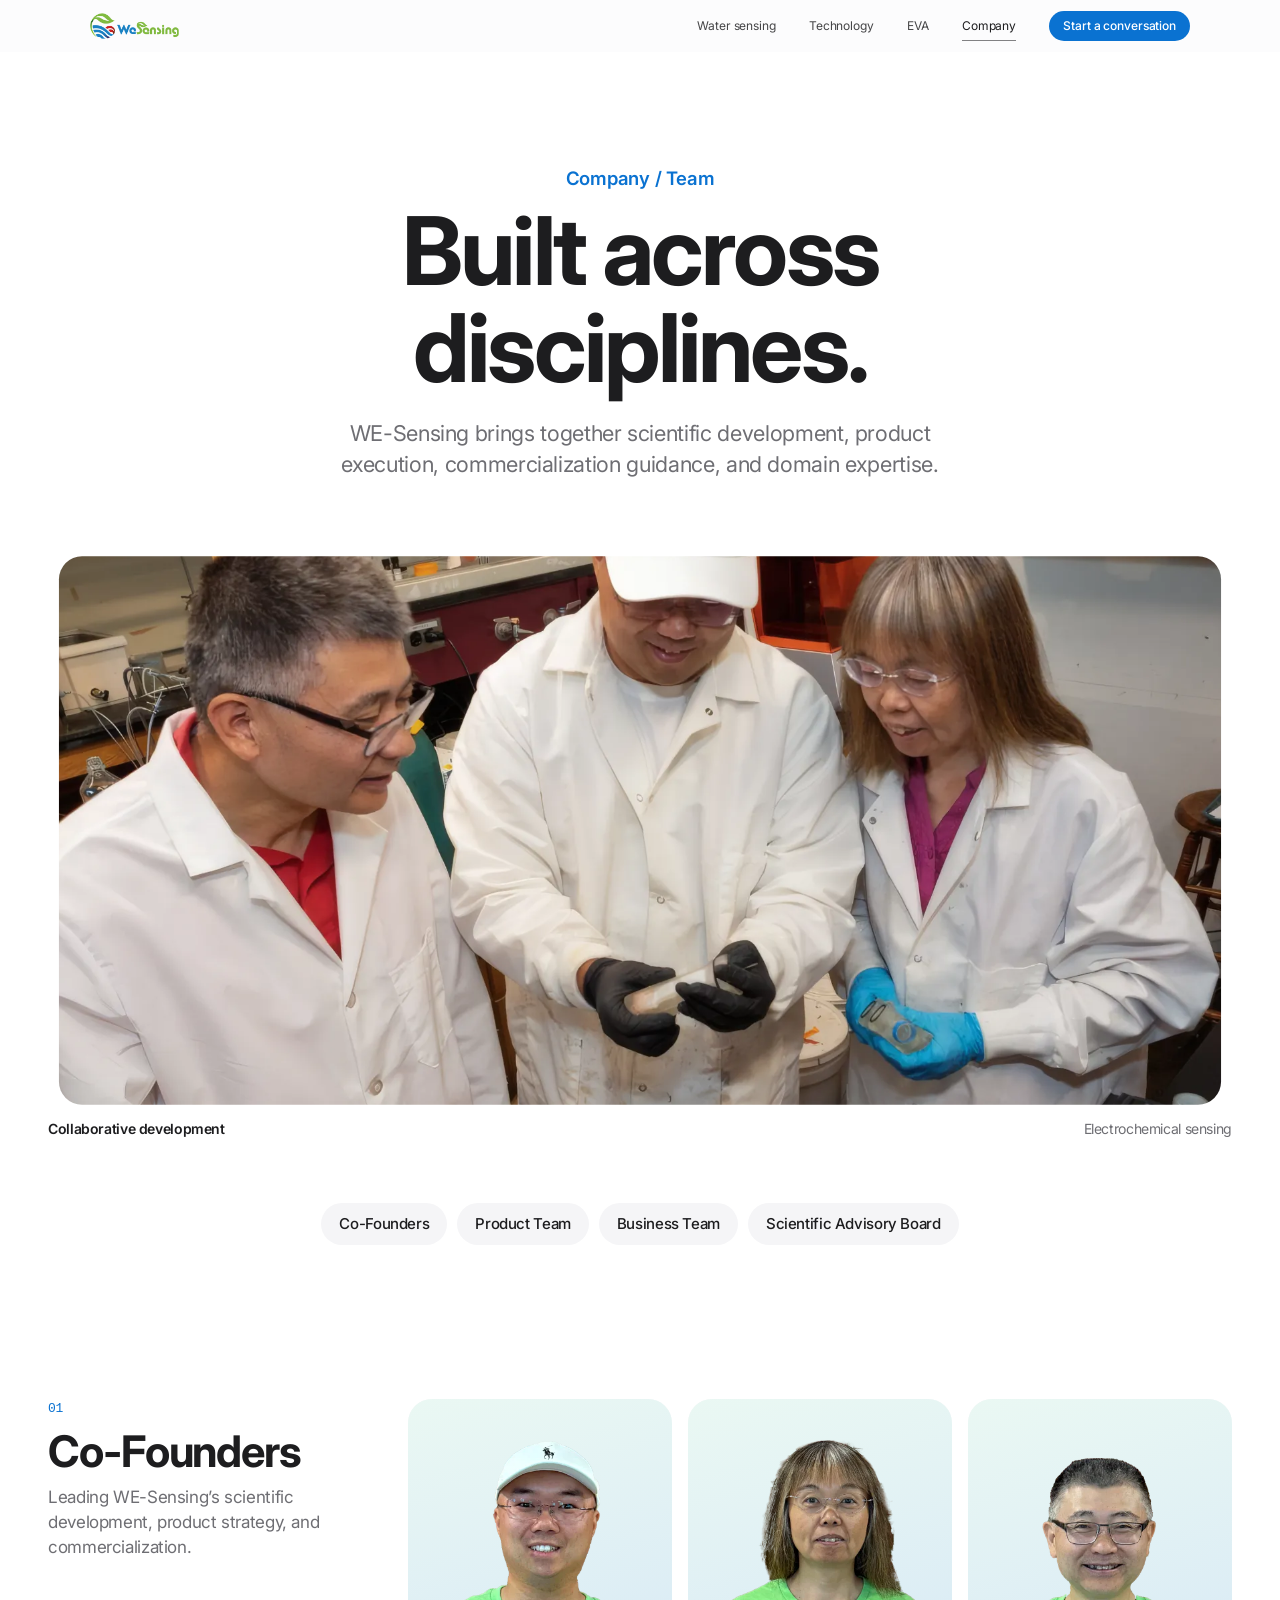
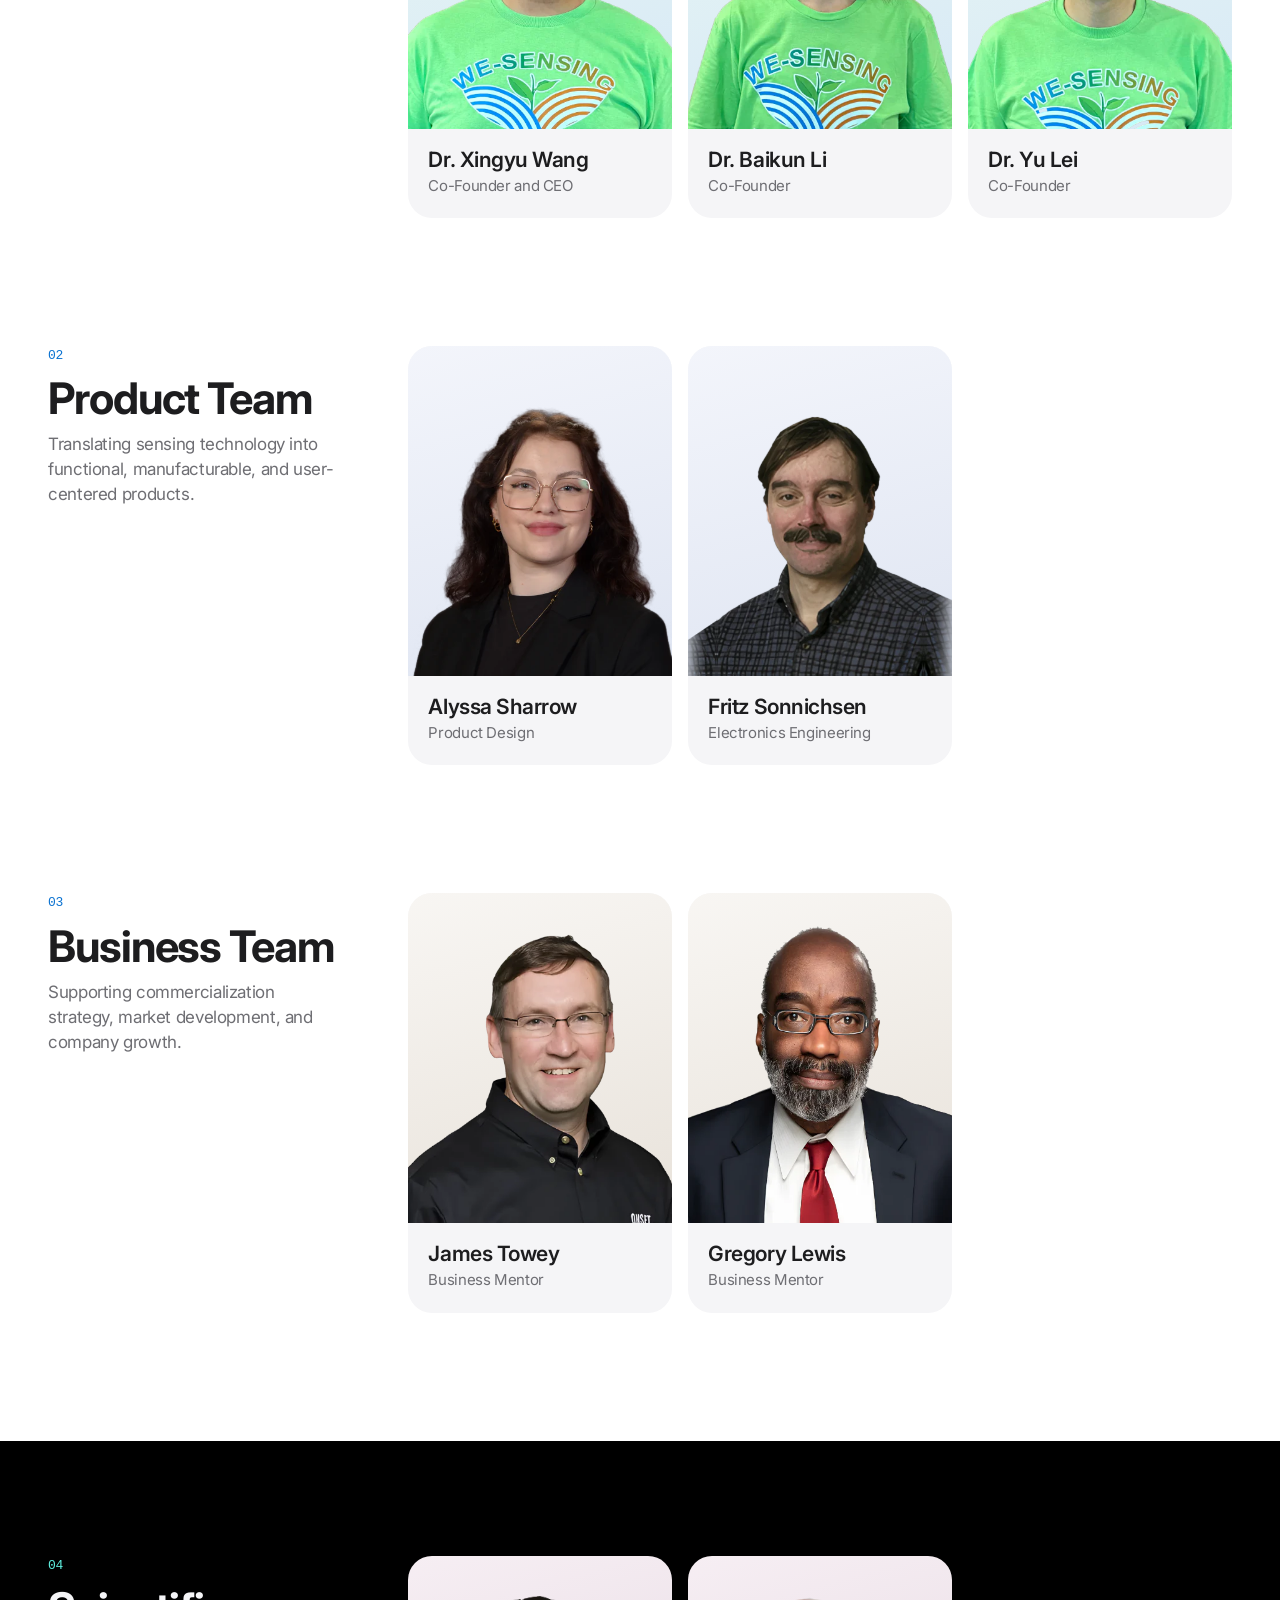
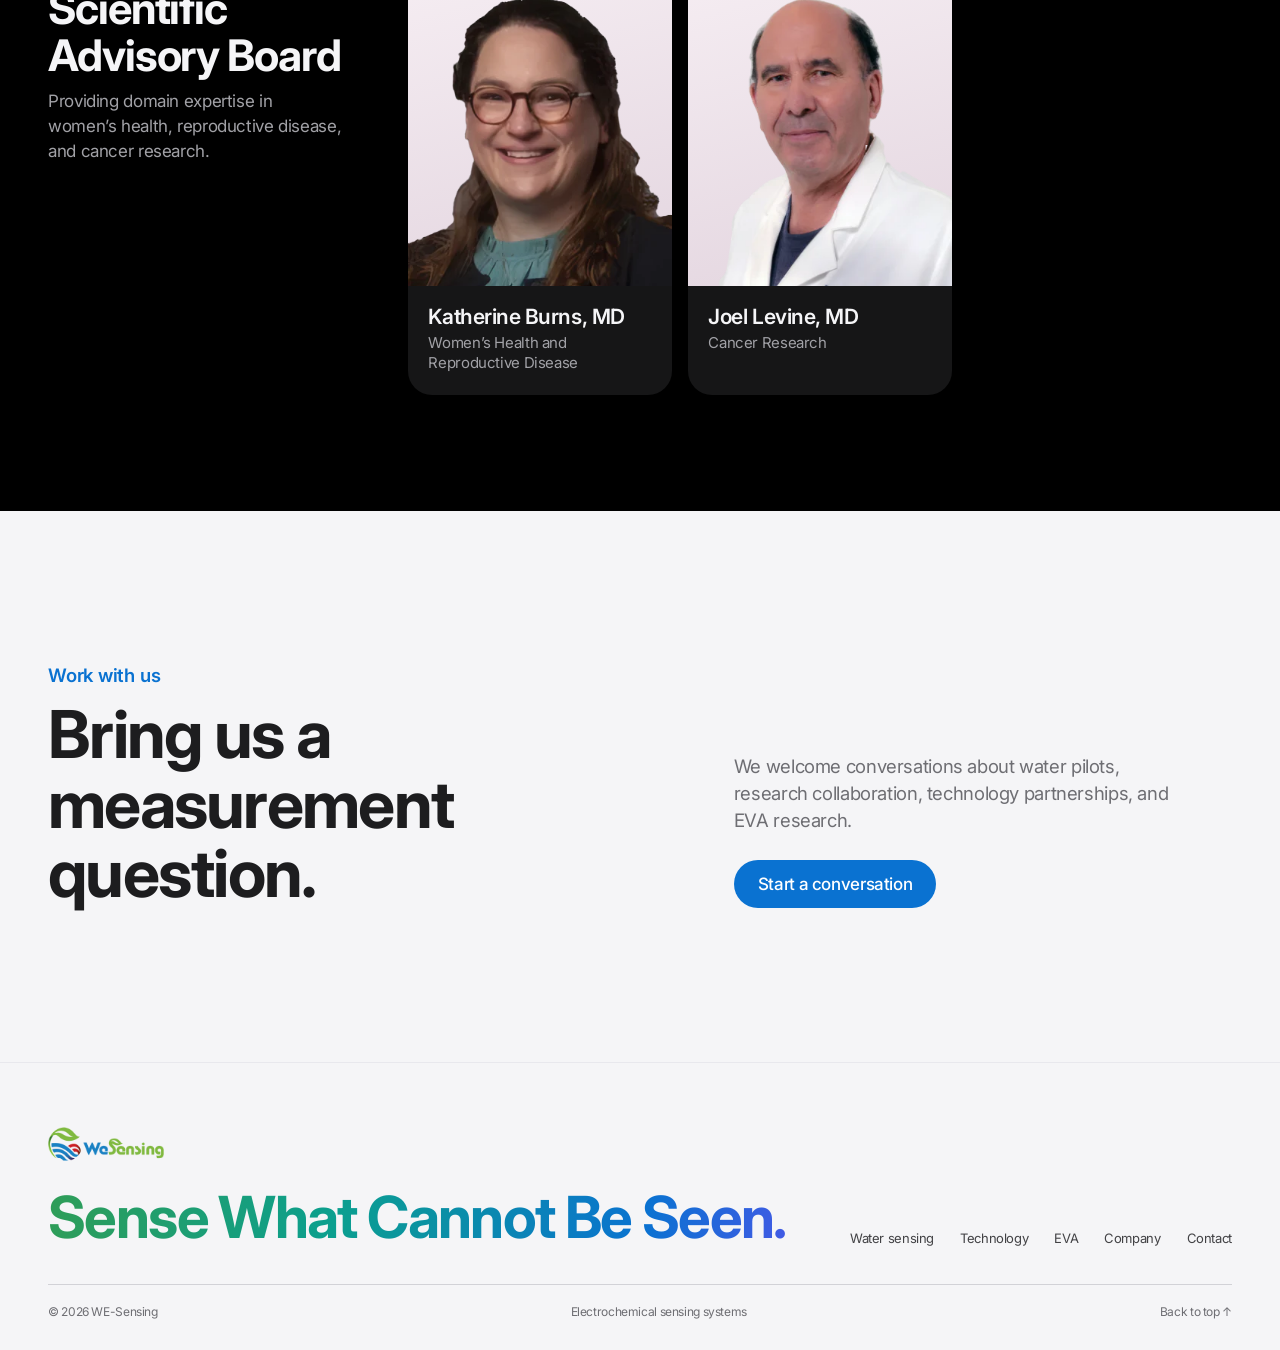
<file: company/index.html>
<!doctype html>
<html lang="en" data-site-root="..">
<head>
  <meta charset="utf-8">
  <meta name="viewport" content="width=device-width, initial-scale=1, viewport-fit=cover">
  <meta name="description" content="Meet the co-founders, product contributors, business mentors, and scientific advisors supporting WE-Sensing.">
  <meta name="theme-color" content="#FFFFFF">
  <meta property="og:title" content="Company and Team | WE-Sensing">
  <meta property="og:description" content="Meet the multidisciplinary team supporting WE-Sensing and EVA.">
  <meta property="og:type" content="website">
  <meta property="og:url" content="https://we-sensing.com/company">
  <meta property="og:image" content="https://we-sensing.com/assets/og/we-sensing-social.jpg?v=20261001b">
  <meta property="og:image:alt" content="WE-Sensing — Sense What Cannot Be Seen">
  <meta name="twitter:card" content="summary_large_image">
  <link rel="canonical" href="https://we-sensing.com/company">
  <title>Company and Team | WE-Sensing</title>
  <script>document.documentElement.classList.add('js');</script>
  <link rel="preconnect" href="https://fonts.googleapis.com">
  <link rel="preconnect" href="https://fonts.gstatic.com" crossorigin>
  <link href="https://fonts.googleapis.com/css2?family=Inter:wght@400;500;600;700&amp;display=swap" rel="stylesheet">
  <link rel="icon" href="../assets/logos/web/we-sensing-icon-32.png?v=20261001" sizes="32x32" type="image/png">
  <link rel="icon" href="../assets/logos/web/we-sensing-icon-192.png?v=20261001" sizes="192x192" type="image/png">
  <link rel="apple-touch-icon" href="../assets/logos/web/we-sensing-apple-touch.png?v=20261001">
  <link rel="stylesheet" href="../style.css">
  <link rel="stylesheet" href="../assets/page-extensions.css">
  <script src="../scripts/team-data.js" defer></script>
  <script src="../scripts/team-renderer.js" defer></script>
  <script src="../script.js" defer></script>
  <script src="../scripts/motion.js" defer></script>
</head>
<body class="inner-page company-page">
  <a class="skip-link" href="#main-content">Skip to content</a>

  <header class="site-header" id="site-header" data-theme="light">
    <div class="nav-shell">
      <a class="brand" href="../" data-local-page="../index.html" aria-label="WE-Sensing home">
        <img class="brand-logo" src="../assets/logos/web/we-sensing.webp" width="640" height="188" alt="">
      </a>
      <button class="nav-toggle" type="button" aria-expanded="false" aria-controls="primary-navigation"><span class="sr-only">Open navigation</span><span></span><span></span></button>
      <nav class="primary-nav" id="primary-navigation" aria-label="Primary navigation">
        <a href="../#water" data-local-page="../index.html#water">Water sensing</a>
        <a href="../#technology" data-local-page="../index.html#technology">Technology</a>
        <a href="../eva/" data-local-page="../eva/index.html">EVA</a>
        <a href="./" data-local-page="index.html" aria-current="page">Company</a>
        <a class="nav-contact" href="../#contact" data-local-page="../index.html#contact">Start a conversation</a>
      </nav>
    </div>
  </header>

  <main id="main-content">
    <section class="inner-page-hero team-page-hero" aria-labelledby="team-page-title" data-nav="light">
      <div class="page-width team-page-hero__copy">
        <p class="eyebrow">Company / Team</p>
        <h1 id="team-page-title">Built across disciplines.</h1>
        <p class="inner-page-hero__intro">WE-Sensing brings together scientific development, product execution, commercialization guidance, and domain expertise.</p>
      </div>
      <figure class="team-page-hero__image" data-expand>
        <div class="team-page-hero__frame">
          <img src="../assets/team/web/team-at-work-2000.webp" srcset="../assets/team/team-at-work.webp 1024w, ../assets/team/web/team-at-work-2000.webp 2000w" sizes="100vw" width="2000" height="1338" alt="WE-Sensing team members examining a sensing component in a laboratory" fetchpriority="high">
        </div>
        <figcaption class="page-width"><span>Collaborative development</span><span>Electrochemical sensing</span></figcaption>
      </figure>
      <nav class="page-width team-page-index" aria-label="Team groups">
        <a href="#co-founders">Co-Founders</a>
        <a href="#product-team">Product Team</a>
        <a href="#business-team">Business Team</a>
        <a href="#scientific-advisory-board">Scientific Advisory Board</a>
      </nav>
    </section>

    <section class="team-directory-section section" aria-label="Complete WE-Sensing team" data-nav="light">
      <div class="page-width team-directory" data-team-view="full"></div>
      <noscript><p class="page-width">Enable JavaScript to view the complete team directory.</p></noscript>
    </section>

    <section class="company-cta section" aria-labelledby="company-cta-title" data-nav="light">
      <div class="page-width company-cta__grid">
        <div class="reveal"><p class="eyebrow">Work with us</p><h2 id="company-cta-title">Bring us a measurement question.</h2></div>
        <div class="reveal"><p>We welcome conversations about water pilots, research collaboration, technology partnerships, and EVA research.</p><a class="btn btn-primary" href="../#contact" data-local-page="../index.html#contact">Start a conversation</a></div>
      </div>
    </section>
  </main>

  <footer class="site-footer" data-nav="light">
    <div class="page-width footer-top">
      <div class="footer-brand-block">
        <a class="brand footer-brand" href="../" data-local-page="../index.html" aria-label="WE-Sensing home"><img class="brand-logo" src="../assets/logos/web/we-sensing.webp" width="640" height="188" alt="" loading="lazy"></a>
        <p class="footer-slogan">Sense What Cannot Be Seen.</p>
      </div>
      <nav aria-label="Footer navigation"><a href="../#water" data-local-page="../index.html#water">Water sensing</a><a href="../#technology" data-local-page="../index.html#technology">Technology</a><a href="../eva/" data-local-page="../eva/index.html">EVA</a><a href="./" data-local-page="index.html" aria-current="page">Company</a><a href="../#contact" data-local-page="../index.html#contact">Contact</a></nav>
    </div>
    <div class="page-width footer-bottom"><span>© <span id="current-year">2026</span> WE-Sensing</span><span>Electrochemical sensing systems</span><a href="#main-content">Back to top ↑</a></div>
  </footer>
</body>
</html>
</file>
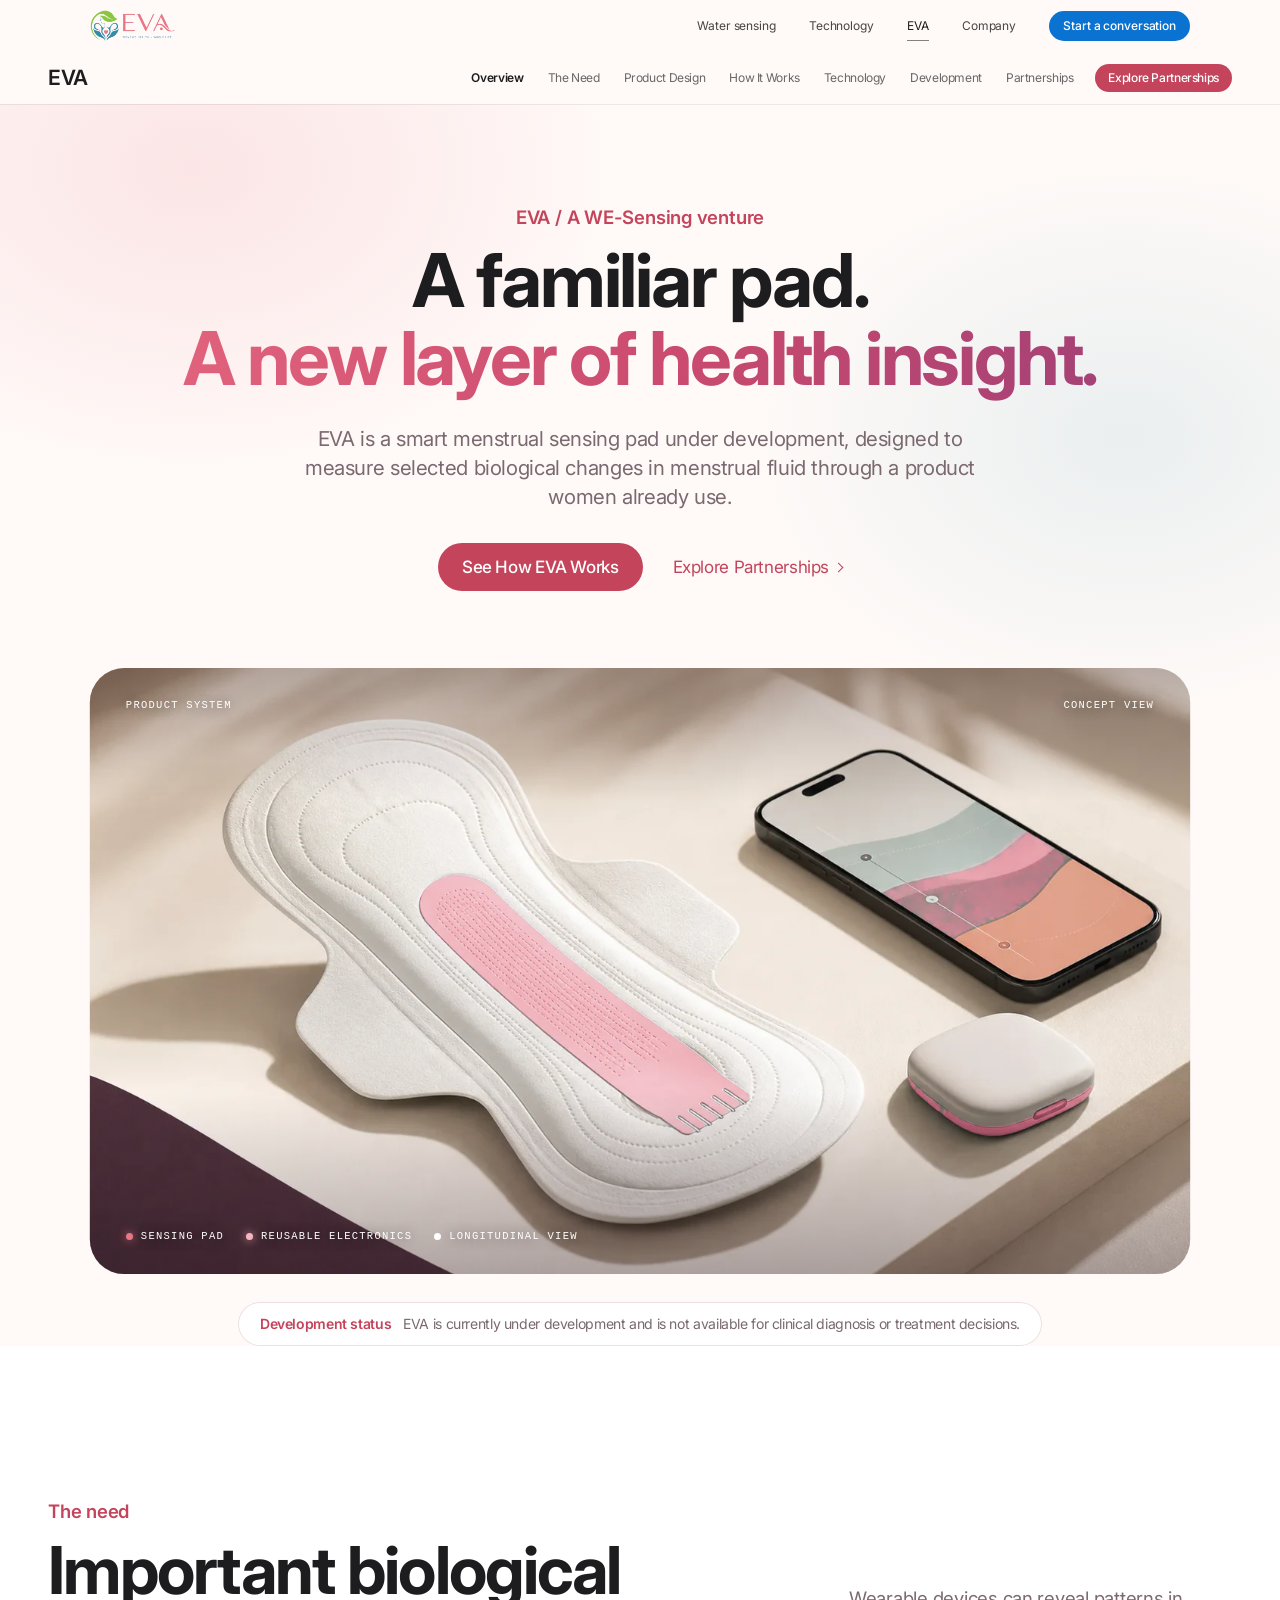
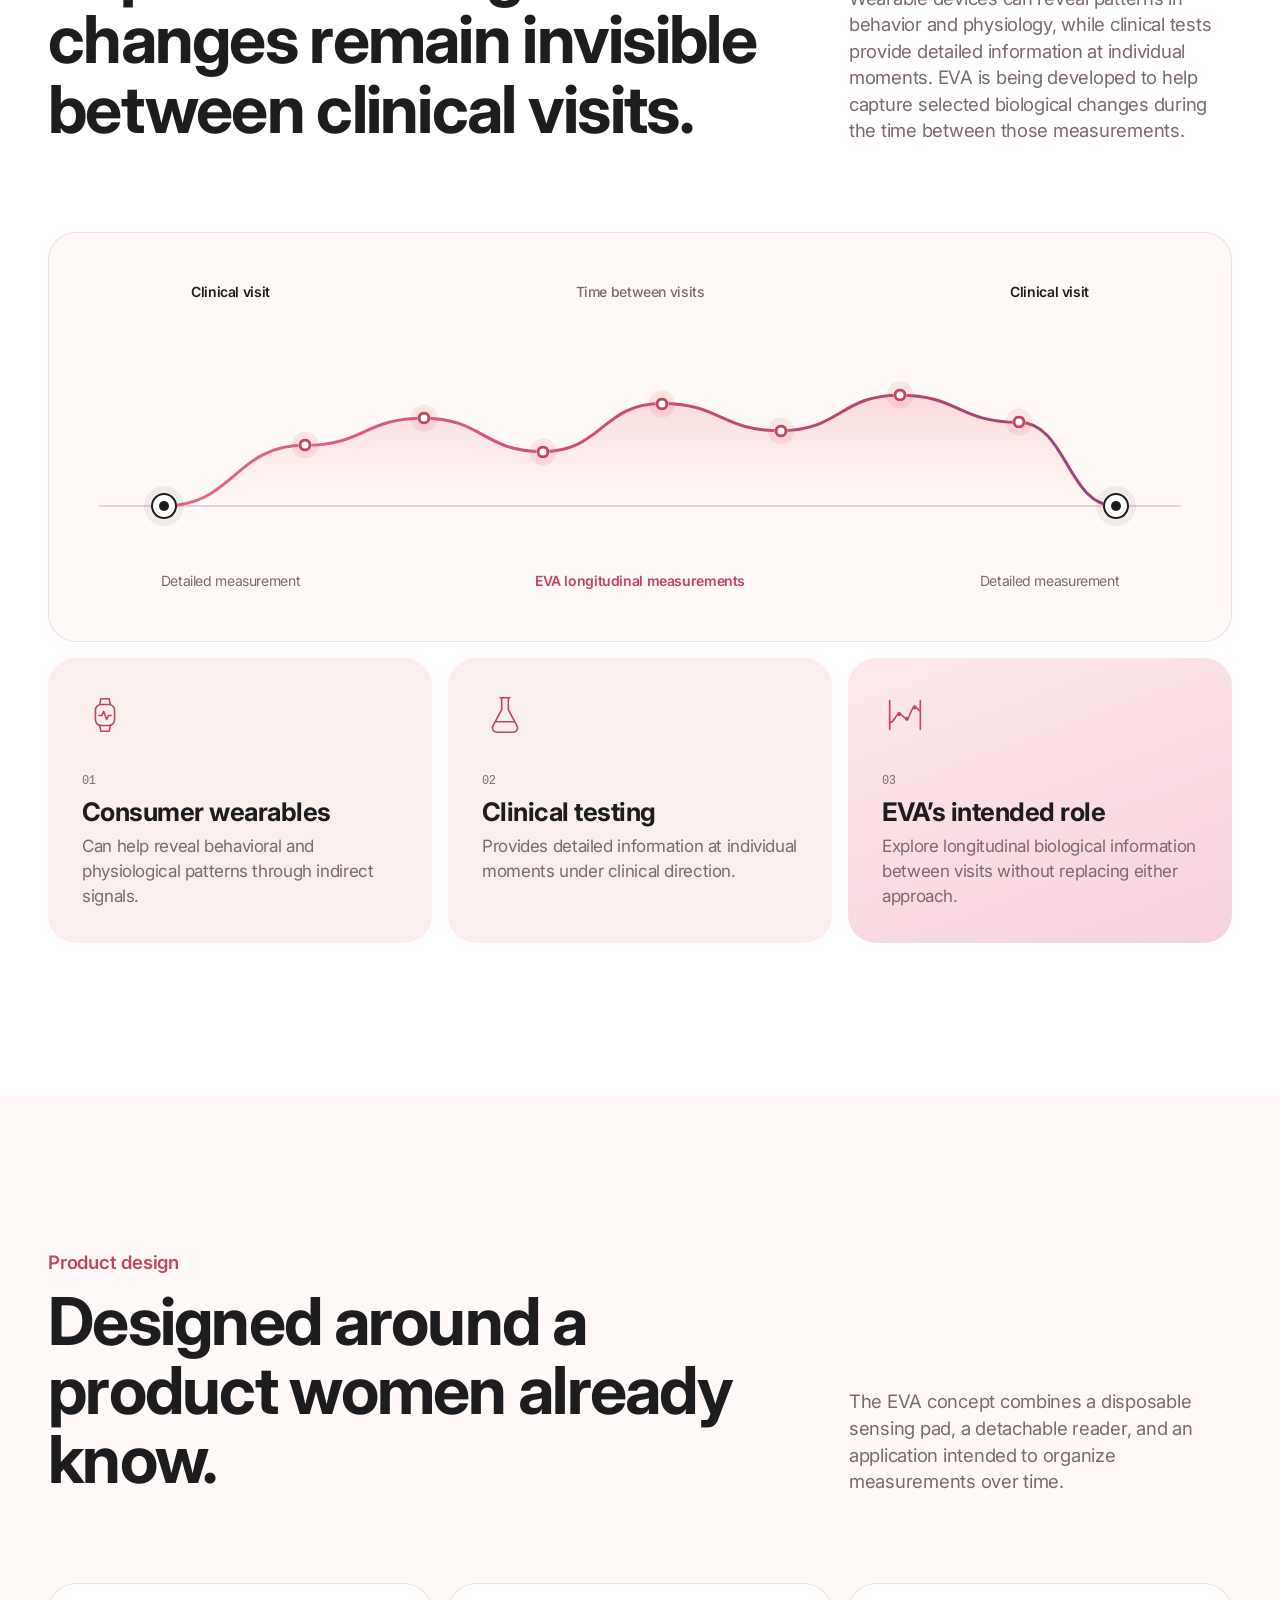
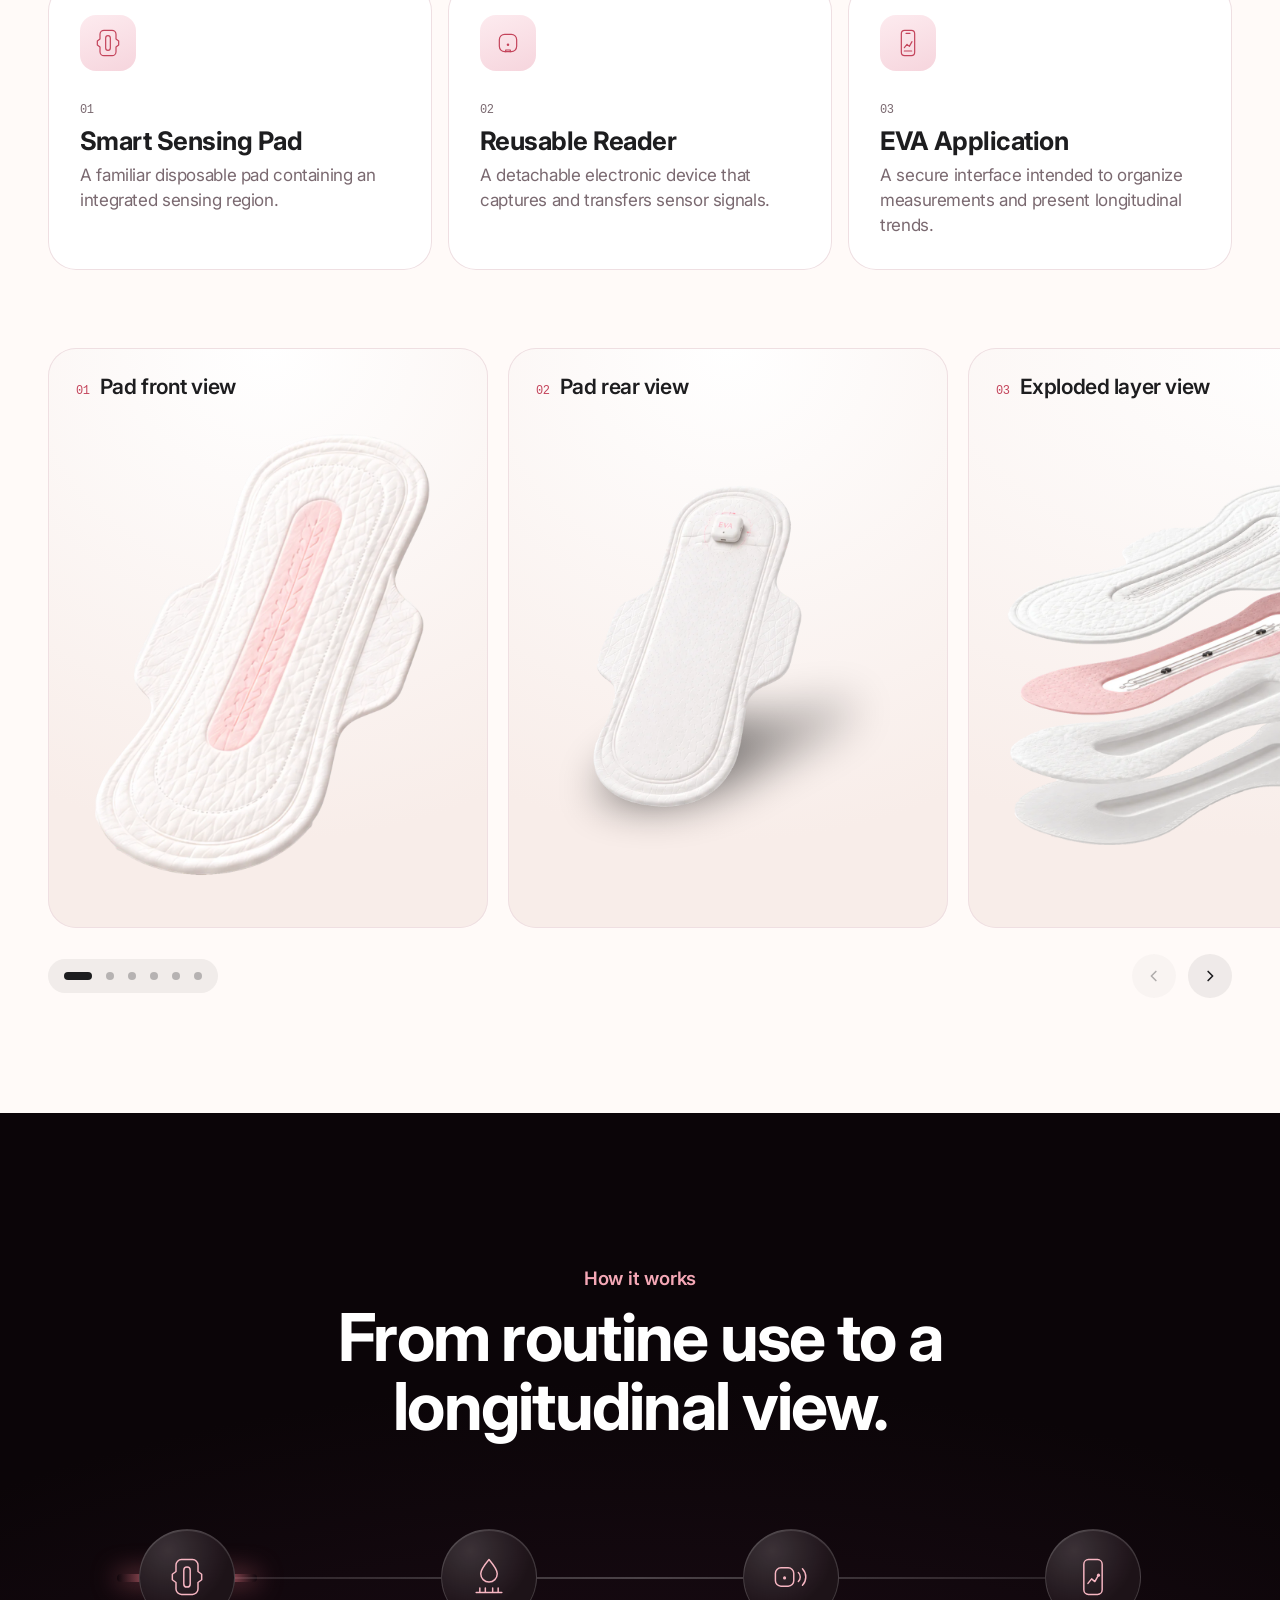
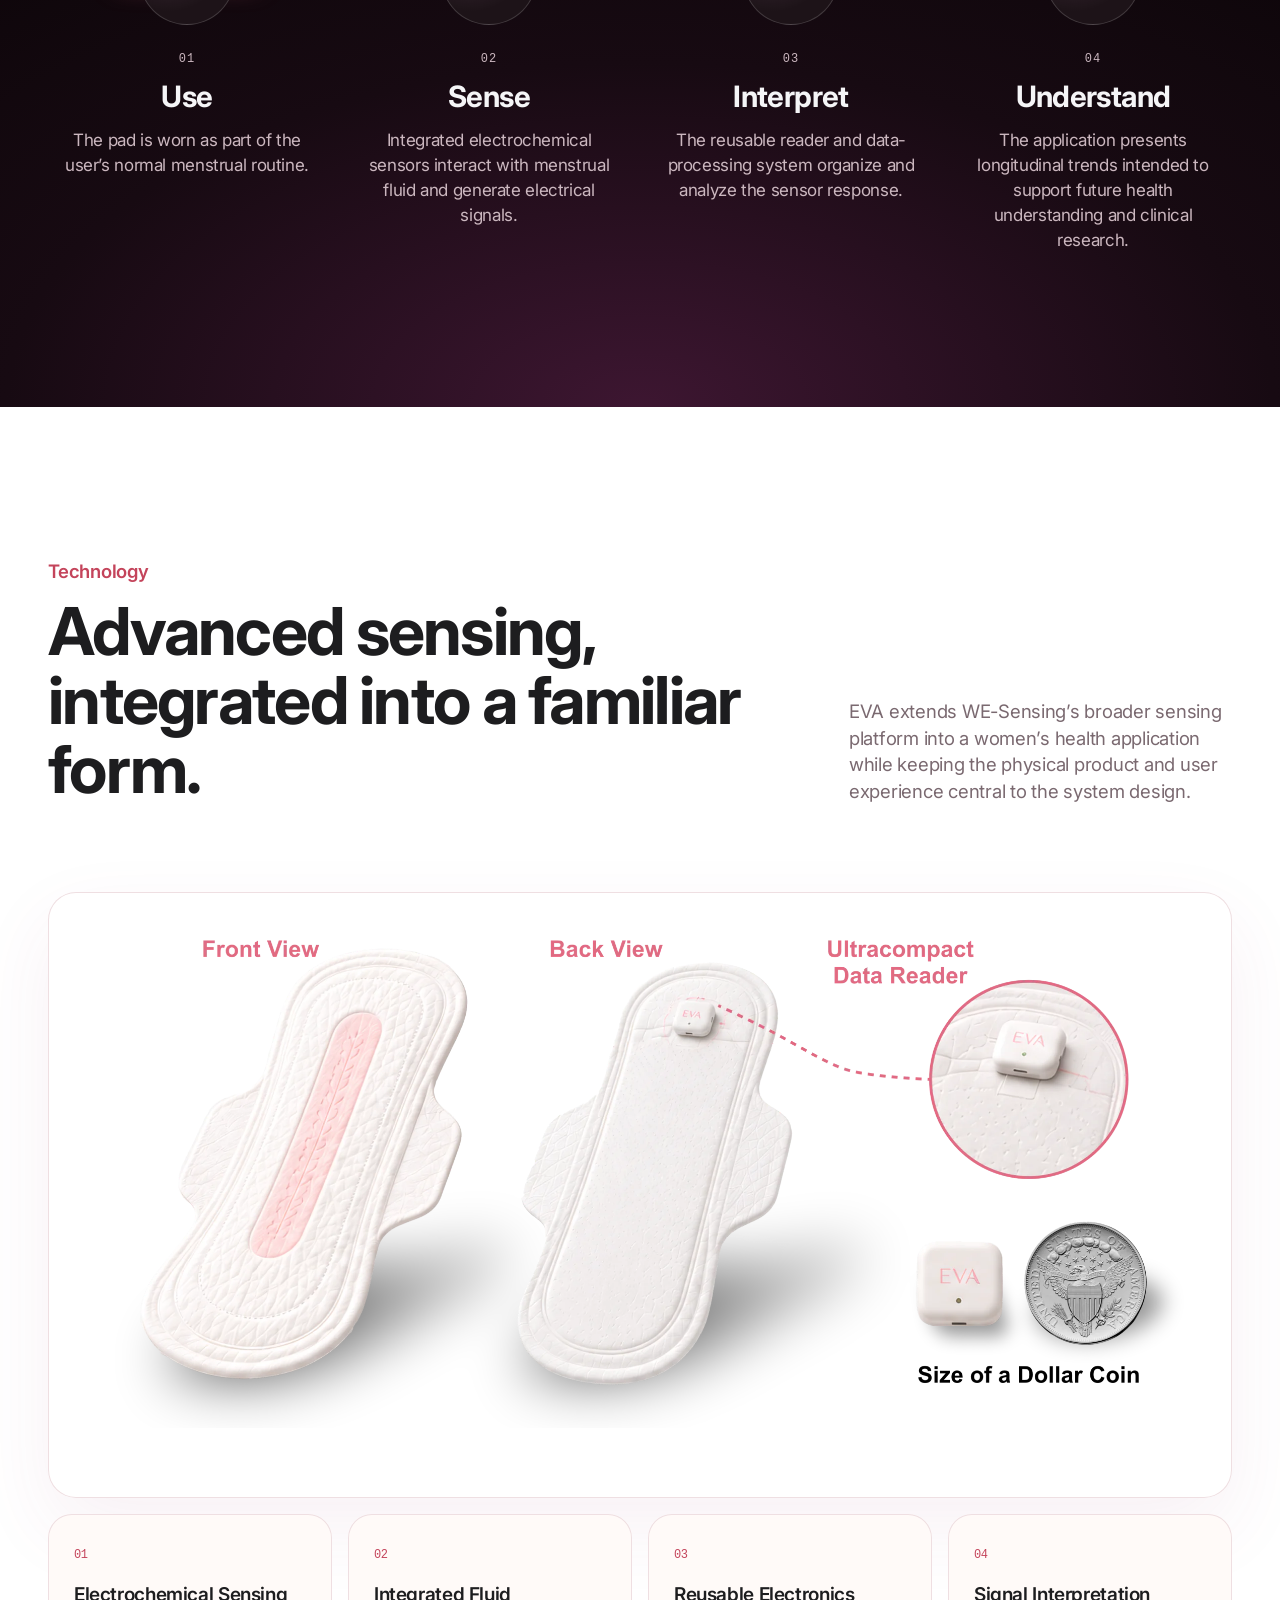
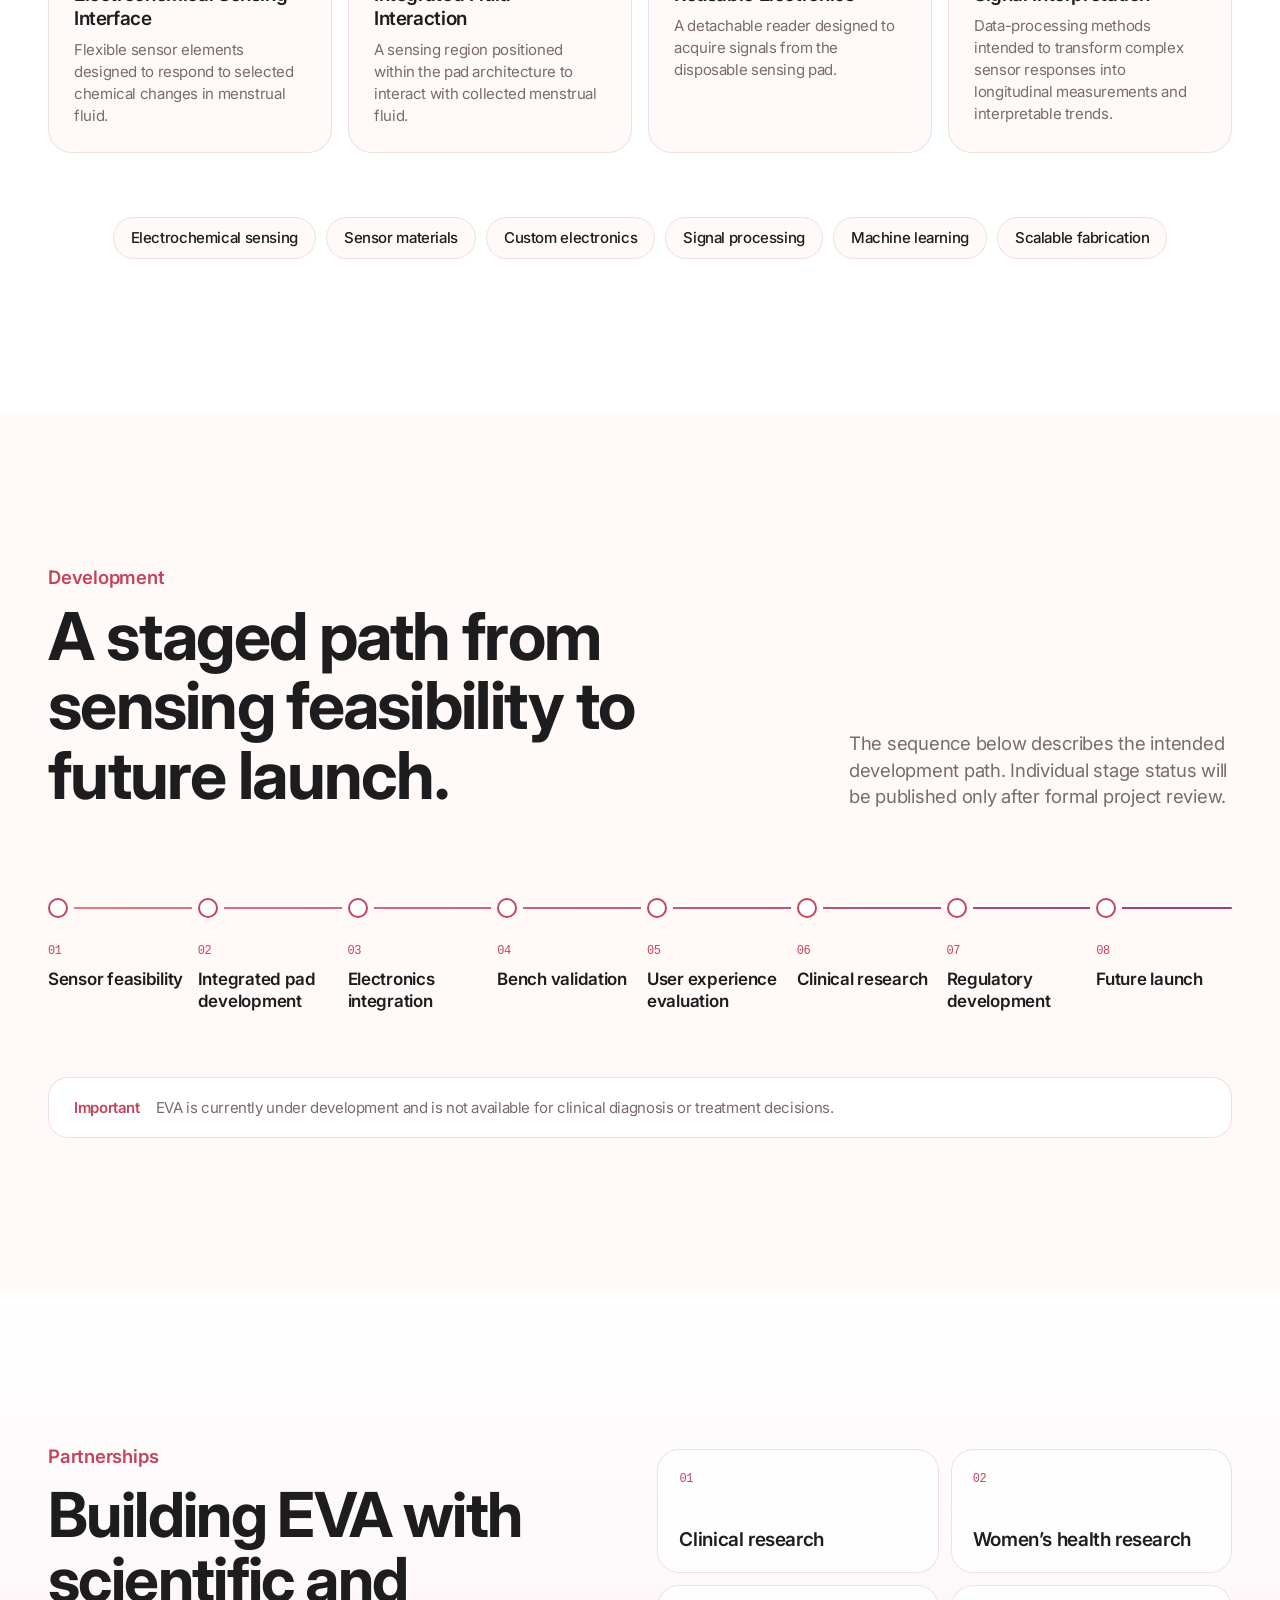
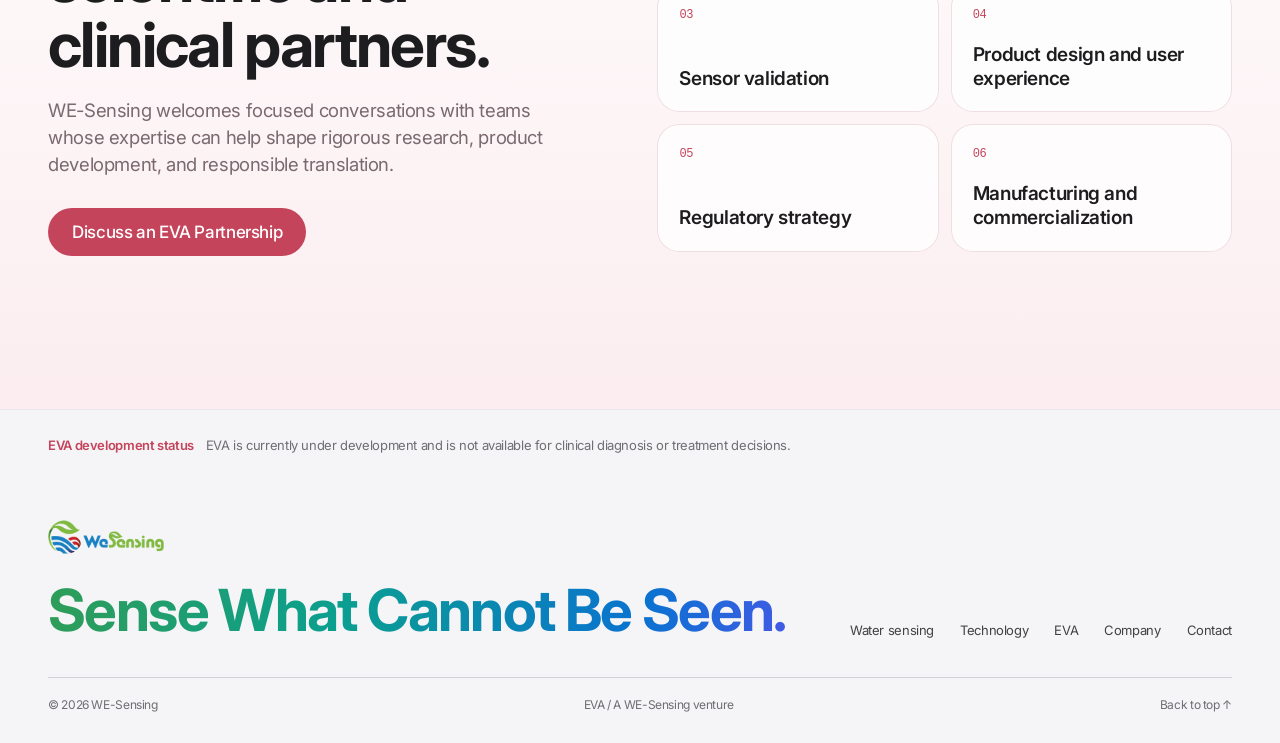
<file: eva/index.html>
<!doctype html>
<html lang="en" data-site-root="..">
<head>
  <meta charset="utf-8">
  <meta name="viewport" content="width=device-width, initial-scale=1, viewport-fit=cover">
  <meta name="description" content="Explore EVA, a smart menstrual sensing pad under development that combines electrochemical sensors, reusable electronics, and longitudinal data interpretation.">
  <meta name="theme-color" content="#FFFAF8">
  <meta property="og:title" content="EVA Smart Menstrual Sensing Pad | WE-Sensing">
  <meta property="og:description" content="Explore EVA, a smart menstrual sensing pad under development that combines electrochemical sensors, reusable electronics, and longitudinal data interpretation.">
  <meta property="og:type" content="website">
  <meta property="og:url" content="https://we-sensing.com/eva">
  <meta property="og:image" content="https://we-sensing.com/assets/eva/eva-open-graph.webp">
  <meta property="og:image:width" content="1200">
  <meta property="og:image:height" content="630">
  <meta name="twitter:card" content="summary_large_image">
  <meta name="twitter:title" content="EVA Smart Menstrual Sensing Pad | WE-Sensing">
  <meta name="twitter:description" content="A smart menstrual sensing pad under development by WE-Sensing.">
  <meta name="twitter:image" content="https://we-sensing.com/assets/eva/eva-open-graph.webp">
  <link rel="canonical" href="https://we-sensing.com/eva">
  <title>EVA Smart Menstrual Sensing Pad | WE-Sensing</title>
  <script type="application/ld+json">
    {
      "@context": "https://schema.org",
      "@type": "WebPage",
      "name": "EVA Smart Menstrual Sensing Pad",
      "url": "https://we-sensing.com/eva",
      "description": "EVA is a smart menstrual sensing pad under development that combines electrochemical sensors, reusable electronics, and longitudinal data interpretation.",
      "isPartOf": {"@type": "WebSite", "name": "WE-Sensing", "url": "https://we-sensing.com/"},
      "about": {"@type": "Thing", "name": "EVA smart menstrual sensing pad", "description": "A women’s health sensing product under development."}
    }
  </script>
  <script>document.documentElement.classList.add('js');</script>
  <link rel="preconnect" href="https://fonts.googleapis.com">
  <link rel="preconnect" href="https://fonts.gstatic.com" crossorigin>
  <link href="https://fonts.googleapis.com/css2?family=Inter:wght@400;500;600;700&amp;display=swap" rel="stylesheet">
  <link rel="icon" href="../assets/logos/web/eva-icon-32.png?v=20261001" sizes="32x32" type="image/png">
  <link rel="icon" href="../assets/logos/web/eva-icon-192.png?v=20261001" sizes="192x192" type="image/png">
  <link rel="apple-touch-icon" href="../assets/logos/web/eva-apple-touch.png?v=20261001">
  <link rel="preload" as="image" href="../assets/eva/eva-hero-product.webp?v=20261001" fetchpriority="high">
  <link rel="stylesheet" href="../style.css">
  <link rel="stylesheet" href="../assets/page-extensions.css">
  <script src="../scripts/eva-content.js" defer></script>
  <script src="../scripts/eva-page.js" defer></script>
  <script src="../script.js" defer></script>
  <script src="../scripts/motion.js" defer></script>
</head>
<body class="inner-page eva-page">
  <a class="skip-link" href="#main-content">Skip to content</a>

  <header class="site-header site-header--static" id="site-header" data-theme="light">
    <div class="nav-shell">
      <a class="brand" href="./" data-local-page="index.html" aria-label="EVA home">
        <img class="brand-logo brand-logo--eva" src="../assets/logos/web/eva.webp" width="640" height="239" alt="">
      </a>
      <button class="nav-toggle" type="button" aria-expanded="false" aria-controls="primary-navigation"><span class="sr-only">Open navigation</span><span></span><span></span></button>
      <nav class="primary-nav" id="primary-navigation" aria-label="Primary navigation">
        <a href="../#water" data-local-page="../index.html#water">Water sensing</a>
        <a href="../#technology" data-local-page="../index.html#technology">Technology</a>
        <a href="./" data-local-page="index.html" aria-current="page">EVA</a>
        <a href="../company/" data-local-page="../company/index.html">Company</a>
        <a class="nav-contact" href="../?inquiry=eva#contact" data-local-page="../index.html?inquiry=eva#contact">Start a conversation</a>
      </nav>
    </div>
  </header>

  <nav class="eva-local-nav" aria-label="EVA page sections" data-eva-local-nav data-adaptive-theme>
    <div class="page-width eva-local-nav__inner">
      <a class="eva-local-nav__title" href="#overview">EVA</a>
      <button class="eva-local-nav__toggle" type="button" aria-expanded="false" aria-controls="eva-local-links"><span class="sr-only">Show EVA page sections</span></button>
      <div class="eva-local-nav__links" id="eva-local-links" data-eva-local-navigation></div>
      <a class="eva-local-nav__cta" href="#partnerships">Explore Partnerships</a>
    </div>
  </nav>

  <main id="main-content">
    <section class="eva-page-hero" id="overview" aria-labelledby="eva-page-title" data-nav="light">
      <div class="eva-page-hero__glow" aria-hidden="true"><i></i><i></i></div>
      <div class="page-width eva-page-hero__copy">
        <p class="eyebrow">EVA / A WE-Sensing venture</p>
        <h1 id="eva-page-title">A familiar pad. <span class="eva-gradient-text">A new layer of health insight.</span></h1>
        <p class="eva-page-hero__intro">EVA is a smart menstrual sensing pad under development, designed to measure selected biological changes in menstrual fluid through a product women already use.</p>
        <div class="hero-actions">
          <a class="btn btn-eva" href="#how-it-works">See How EVA Works</a>
          <a class="link-more link-more--eva" href="#partnerships">Explore Partnerships</a>
        </div>
      </div>

      <figure class="eva-product-stage" data-expand>
        <div class="eva-product-stage__frame">
          <img src="../assets/eva/eva-hero-product.webp?v=20261001" width="1823" height="863" alt="Concept render of the EVA smart sensing pad, detachable reusable reader, and application" fetchpriority="high">
          <div class="eva-product-stage__label"><span>Product system</span><span>Concept view</span></div>
          <figcaption class="eva-product-stage__legend"><span><i></i>Sensing pad</span><span><i></i>Reusable electronics</span><span><i></i>Longitudinal view</span></figcaption>
        </div>
      </figure>

      <div class="eva-hero-disclaimer">
        <span>Development status</span>
        <p>EVA is currently under development and is not available for clinical diagnosis or treatment decisions.</p>
      </div>
    </section>

    <section class="eva-need section" id="need" aria-labelledby="eva-need-title" data-nav="light">
      <div class="page-width">
        <div class="section-head split reveal">
          <div><p class="eyebrow">The need</p><h2 id="eva-need-title">Important biological changes remain invisible between clinical visits.</h2></div>
          <p class="section-lead">Wearable devices can reveal patterns in behavior and physiology, while clinical tests provide detailed information at individual moments. EVA is being developed to help capture selected biological changes during the time between those measurements.</p>
        </div>

        <div class="eva-timeline reveal" role="img" aria-label="Timeline showing EVA measurements between two clinical visits">
          <div class="eva-timeline__labels"><span>Clinical visit</span><span>Time between visits</span><span>Clinical visit</span></div>
          <div class="eva-timeline__chart">
            <svg class="eva-timeline__svg" viewBox="0 0 1000 220" preserveAspectRatio="none" aria-hidden="true">
              <defs>
                <linearGradient id="evaCurve" x1="0" x2="1"><stop offset="0" stop-color="#e5677f"/><stop offset=".55" stop-color="#c94a6e"/><stop offset="1" stop-color="#9c3f78"/></linearGradient>
                <linearGradient id="evaArea" x1="0" x2="0" y1="0" y2="1"><stop offset="0" stop-color="#e97786" stop-opacity=".24"/><stop offset="1" stop-color="#e97786" stop-opacity="0"/></linearGradient>
              </defs>
              <path class="eva-timeline__base" d="M0 176H1000"/>
              <path d="M60 176C125 176 125 118 190 118C245 118 245 92 300 92C355 92 355 124 410 124C465 124 465 78 520 78C575 78 575 104 630 104C685 104 685 70 740 70C795 70 795 96 850 96C895 96 895 176 940 176Z" fill="url(#evaArea)"/>
              <path class="eva-timeline__curve" stroke="url(#evaCurve)" d="M60 176C125 176 125 118 190 118C245 118 245 92 300 92C355 92 355 124 410 124C465 124 465 78 520 78C575 78 575 104 630 104C685 104 685 70 740 70C795 70 795 96 850 96C895 96 895 176 940 176"/>
            </svg>
            <i class="visit-node" style="--x:6%" aria-hidden="true"></i>
            <i class="visit-node" style="--x:94%" aria-hidden="true"></i>
            <span class="eva-timeline__points" aria-hidden="true">
              <i style="--x:19%;--y:53.6%;--i:0"></i><i style="--x:30%;--y:41.8%;--i:1"></i><i style="--x:41%;--y:56.4%;--i:2"></i><i style="--x:52%;--y:35.5%;--i:3"></i><i style="--x:63%;--y:47.3%;--i:4"></i><i style="--x:74%;--y:31.8%;--i:5"></i><i style="--x:85%;--y:43.6%;--i:6"></i>
            </span>
          </div>
          <div class="eva-timeline__caption"><span>Detailed measurement</span><strong>EVA longitudinal measurements</strong><span>Detailed measurement</span></div>
        </div>

        <div class="eva-context-grid" data-stagger>
          <article class="eva-tile">
            <svg class="eva-icon" viewBox="0 0 48 48" aria-hidden="true"><rect x="14" y="13" width="20" height="22" rx="6"/><path d="M18.5 13l1.2-6h8.6l1.2 6M18.5 35l1.2 6h8.6l1.2-6M17.5 24.5h3.2l2-4.2 3 8.4 2-4.2h2.8"/></svg>
            <span>01</span><h3>Consumer wearables</h3><p>Can help reveal behavioral and physiological patterns through indirect signals.</p>
          </article>
          <article class="eva-tile">
            <svg class="eva-icon" viewBox="0 0 48 48" aria-hidden="true"><path d="M19 6h10M20.5 6v12.5L11.6 35.2A4.5 4.5 0 0 0 15.6 42h16.8a4.5 4.5 0 0 0 4-6.8L27.5 18.5V6"/><path d="M14.5 31h19"/></svg>
            <span>02</span><h3>Clinical testing</h3><p>Provides detailed information at individual moments under clinical direction.</p>
          </article>
          <article class="eva-tile eva-tile--accent">
            <svg class="eva-icon" viewBox="0 0 48 48" aria-hidden="true"><path d="M8 9v30M40 9v30"/><path d="M8 32c5 0 6-9 10-9s5 5 8 5 4-12 8-12 4 4 6 4"/><circle cx="18" cy="23" r="2.2"/><circle cx="26" cy="28" r="2.2"/><circle cx="34" cy="16" r="2.2"/></svg>
            <span>03</span><h3>EVA’s intended role</h3><p>Explore longitudinal biological information between visits without replacing either approach.</p>
          </article>
        </div>
      </div>
    </section>

    <section class="eva-product-design section" id="product-design" aria-labelledby="eva-product-title" data-nav="light">
      <div class="page-width">
        <div class="section-head split reveal">
          <div><p class="eyebrow">Product design</p><h2 id="eva-product-title">Designed around a product women already know.</h2></div>
          <p class="section-lead">The EVA concept combines a disposable sensing pad, a detachable reader, and an application intended to organize measurements over time.</p>
        </div>

        <div class="eva-component-intro" data-stagger>
          <article>
            <div class="eva-component-icon" aria-hidden="true"><svg viewBox="0 0 48 48"><path d="M18 5h12a6 6 0 0 1 6 6v7l4 3v6l-4 3v7a6 6 0 0 1-6 6H18a6 6 0 0 1-6-6v-7l-4-3v-6l4-3v-7a6 6 0 0 1 6-6z"/><rect x="20.5" y="13" width="7" height="22" rx="3.5"/></svg></div>
            <span>01</span><h3>Smart Sensing Pad</h3><p>A familiar disposable pad containing an integrated sensing region.</p>
          </article>
          <article>
            <div class="eva-component-icon" aria-hidden="true"><svg viewBox="0 0 48 48"><rect x="11" y="11" width="26" height="26" rx="8"/><circle cx="24" cy="26.5" r="1.9"/><path d="M20.5 37v-2.5h7V37"/></svg></div>
            <span>02</span><h3>Reusable Reader</h3><p>A detachable electronic device that captures and transfers sensor signals.</p>
          </article>
          <article>
            <div class="eva-component-icon" aria-hidden="true"><svg viewBox="0 0 48 48"><rect x="14" y="5" width="20" height="38" rx="5"/><path d="M21 9.5h6M18.5 31l4-5 3.5 3 4-7M18.5 36h11"/></svg></div>
            <span>03</span><h3>EVA Application</h3><p>A secure interface intended to organize measurements and present longitudinal trends.</p>
          </article>
        </div>
      </div>

      <div class="eva-gallery reveal" data-carousel>
        <div class="eva-gallery__viewport" data-carousel-viewport tabindex="0" role="region" aria-label="EVA product views">
          <ul class="eva-gallery__track eva-product-gallery">
            <li class="eva-gallery-card eva-gallery-card--front" data-carousel-item>
              <div class="eva-gallery-card__meta"><span>01</span><h3>Pad front view</h3></div>
              <img class="eva-gallery-image eva-gallery-image--pad" src="../assets/eva/web/eva-pad.webp" width="1000" height="1280" alt="Front view of the EVA sensing pad" loading="lazy" decoding="async">
            </li>
            <li class="eva-gallery-card eva-gallery-card--back" data-carousel-item>
              <div class="eva-gallery-card__meta"><span>02</span><h3>Pad rear view</h3></div>
              <img class="eva-gallery-image eva-gallery-image--pad" src="../assets/eva/web/eva-pad-back.webp" width="1100" height="1150" alt="Rear view of the EVA sensing pad" loading="lazy" decoding="async">
            </li>
            <li class="eva-gallery-card eva-gallery-card--exploded eva-gallery-card--wide" data-carousel-item>
              <div class="eva-gallery-card__meta"><span>03</span><h3>Exploded layer view</h3></div>
              <img class="eva-gallery-image eva-gallery-image--layer" src="../assets/eva/web/sensing-layer.webp" width="1800" height="952" alt="EVA sensing-layer architecture" loading="lazy" decoding="async">
            </li>
            <li class="eva-gallery-card eva-gallery-card--reader eva-gallery-card--wide" data-carousel-item>
              <div class="eva-gallery-card__meta"><span>04</span><h3>Detachable reader</h3></div>
              <img class="eva-gallery-image" src="../assets/eva/web/logger-detach.webp" width="1200" height="1089" alt="Detachable EVA reader" loading="lazy" decoding="async">
            </li>
            <li class="eva-gallery-card eva-gallery-card--kit" data-carousel-item>
              <div class="eva-gallery-card__meta"><span>05</span><h3>Starter kit</h3></div>
              <img class="eva-gallery-image" src="../assets/eva/web/starterkit.webp" width="432" height="397" alt="EVA starter kit" loading="lazy" decoding="async">
            </li>
            <li class="eva-gallery-card eva-gallery-card--app" data-carousel-item>
              <div class="eva-gallery-card__meta"><span>06</span><h3>Application interface</h3></div>
              <img class="eva-gallery-image eva-gallery-image--application" src="../assets/eva/web/application.webp" width="913" height="1752" alt="EVA application interface" loading="lazy" decoding="async">
            </li>
          </ul>
        </div>
        <div class="page-width eva-gallery__controls">
          <div class="carousel-dots" data-carousel-dots></div>
          <div class="carousel-buttons">
            <button class="carousel-btn" type="button" data-carousel-prev aria-label="Previous product view"><svg viewBox="0 0 24 24" aria-hidden="true"><path d="M14.5 6l-6 6 6 6"/></svg></button>
            <button class="carousel-btn" type="button" data-carousel-next aria-label="Next product view"><svg viewBox="0 0 24 24" aria-hidden="true"><path d="M9.5 6l6 6-6 6"/></svg></button>
          </div>
        </div>
      </div>
    </section>

    <section class="eva-how section" id="how-it-works" aria-labelledby="eva-how-title" data-nav="dark">
      <div class="page-width">
        <div class="section-head center reveal"><p class="eyebrow">How it works</p><h2 id="eva-how-title">From routine use to a longitudinal view.</h2></div>
        <div class="pipeline pipeline--eva reveal">
          <div class="pipeline__track" aria-hidden="true"><span class="pipeline__pulse"></span></div>
          <ol class="pipeline__steps eva-how-grid">
            <li class="pipeline__step" style="--n:0">
              <div class="pipeline__node eva-how-icon" aria-hidden="true"><svg viewBox="0 0 48 48"><path d="M18 5h12a6 6 0 0 1 6 6v7l4 3v6l-4 3v7a6 6 0 0 1-6 6H18a6 6 0 0 1-6-6v-7l-4-3v-6l4-3v-7a6 6 0 0 1 6-6z"/><rect x="20.5" y="13" width="7" height="22" rx="3.5"/></svg></div>
              <span class="workflow-number">01</span>
              <h3>Use</h3><p>The pad is worn as part of the user’s normal menstrual routine.</p>
            </li>
            <li class="pipeline__step" style="--n:1">
              <div class="pipeline__node eva-how-icon" aria-hidden="true"><svg viewBox="0 0 48 48"><path d="M24 5c5.5 6.5 9 11.3 9 15.5a9 9 0 0 1-18 0C15 16.3 18.5 11.5 24 5z"/><path d="M10 41h28M14 41v-5M20 41v-5M28 41v-5M34 41v-5"/></svg></div>
              <span class="workflow-number">02</span>
              <h3>Sense</h3><p>Integrated electrochemical sensors interact with menstrual fluid and generate electrical signals.</p>
            </li>
            <li class="pipeline__step" style="--n:2">
              <div class="pipeline__node eva-how-icon" aria-hidden="true"><svg viewBox="0 0 48 48"><rect x="7" y="14" width="20" height="20" rx="6"/><circle cx="17" cy="25" r="1.7"/><path d="M32 19a7 7 0 0 1 0 10M36.5 15a13 13 0 0 1 0 18"/></svg></div>
              <span class="workflow-number">03</span>
              <h3>Interpret</h3><p>The reusable reader and data-processing system organize and analyze the sensor response.</p>
            </li>
            <li class="pipeline__step" style="--n:3">
              <div class="pipeline__node eva-how-icon" aria-hidden="true"><svg viewBox="0 0 48 48"><rect x="14" y="5" width="20" height="38" rx="5"/><path d="M18.5 31l4-5 3.5 3 4-7"/><circle cx="30" cy="22" r="1.7"/></svg></div>
              <span class="workflow-number">04</span>
              <h3>Understand</h3><p>The application presents longitudinal trends intended to support future health understanding and clinical research.</p>
            </li>
          </ol>
        </div>
      </div>
    </section>

    <section class="eva-technology-page section" id="eva-technology" aria-labelledby="eva-technology-title" data-nav="light">
      <div class="page-width">
        <div class="section-head split reveal">
          <div><p class="eyebrow">Technology</p><h2 id="eva-technology-title">Advanced sensing, integrated into a familiar form.</h2></div>
          <p class="section-lead">EVA extends WE-Sensing’s broader sensing platform into a women’s health application while keeping the physical product and user experience central to the system design.</p>
        </div>

        <div class="eva-tech-layout">
          <figure class="eva-tech-architecture reveal"><img class="eva-tech-architecture__image" src="../assets/eva/web/eva-concept.webp" width="2200" height="1051" alt="EVA technology architecture from sensing interface to longitudinal interpretation" loading="lazy" decoding="async"></figure>
          <div class="eva-tech-modules" data-stagger>
            <article><span>01</span><div><h3>Electrochemical Sensing Interface</h3><p>Flexible sensor elements designed to respond to selected chemical changes in menstrual fluid.</p></div></article>
            <article><span>02</span><div><h3>Integrated Fluid Interaction</h3><p>A sensing region positioned within the pad architecture to interact with collected menstrual fluid.</p></div></article>
            <article><span>03</span><div><h3>Reusable Electronics</h3><p>A detachable reader designed to acquire signals from the disposable sensing pad.</p></div></article>
            <article><span>04</span><div><h3>Signal Interpretation</h3><p>Data-processing methods intended to transform complex sensor responses into longitudinal measurements and interpretable trends.</p></div></article>
          </div>
        </div>

        <ul class="eva-capabilities reveal" aria-label="Related WE-Sensing expertise"><li>Electrochemical sensing</li><li>Sensor materials</li><li>Custom electronics</li><li>Signal processing</li><li>Machine learning</li><li>Scalable fabrication</li></ul>
      </div>
    </section>

    <section class="eva-development section" id="development" aria-labelledby="eva-development-title" data-nav="light">
      <div class="page-width">
        <div class="section-head split reveal">
          <div><p class="eyebrow">Development</p><h2 id="eva-development-title">A staged path from sensing feasibility to future launch.</h2></div>
          <p class="section-lead">The sequence below describes the intended development path. Individual stage status will be published only after formal project review.</p>
        </div>
        <ol class="eva-roadmap reveal" data-eva-roadmap></ol>
        <div class="eva-development-disclaimer reveal"><span>Important</span><p>EVA is currently under development and is not available for clinical diagnosis or treatment decisions.</p></div>
      </div>
    </section>

    <section class="eva-partnerships section" id="partnerships" aria-labelledby="eva-partnership-title" data-nav="light">
      <div class="page-width eva-partnerships__grid">
        <div class="reveal">
          <p class="eyebrow">Partnerships</p>
          <h2 id="eva-partnership-title">Building EVA with scientific and clinical partners.</h2>
          <p>WE-Sensing welcomes focused conversations with teams whose expertise can help shape rigorous research, product development, and responsible translation.</p>
          <a class="btn btn-eva" href="../?inquiry=eva#contact" data-local-page="../index.html?inquiry=eva#contact">Discuss an EVA Partnership</a>
        </div>
        <ul class="eva-partnership-list reveal" data-eva-partnerships></ul>
      </div>
    </section>

    <aside class="eva-footer-disclaimer" aria-label="EVA development disclaimer" data-nav="light"><div class="page-width"><span>EVA development status</span><p>EVA is currently under development and is not available for clinical diagnosis or treatment decisions.</p></div></aside>
  </main>

  <footer class="site-footer eva-site-footer" data-nav="light">
    <div class="page-width footer-top">
      <div class="footer-brand-block">
        <a class="brand footer-brand" href="../" data-local-page="../index.html" aria-label="WE-Sensing home"><img class="brand-logo" src="../assets/logos/web/we-sensing.webp" width="640" height="188" alt="" loading="lazy"></a>
        <p class="footer-slogan">Sense What Cannot Be Seen.</p>
      </div>
      <nav aria-label="Footer navigation"><a href="../#water" data-local-page="../index.html#water">Water sensing</a><a href="../#technology" data-local-page="../index.html#technology">Technology</a><a href="./" data-local-page="index.html" aria-current="page">EVA</a><a href="../company/" data-local-page="../company/index.html">Company</a><a href="../?inquiry=eva#contact" data-local-page="../index.html?inquiry=eva#contact">Contact</a></nav>
    </div>
    <div class="page-width footer-bottom"><span>© <span id="current-year">2026</span> WE-Sensing</span><span>EVA / A WE-Sensing venture</span><a href="#overview">Back to top ↑</a></div>
  </footer>
</body>
</html>
</file>
<file: style.css>
/* ==========================================================================
   WE-Sensing — design system and homepage
   Apple-inspired: system typography, generous whitespace, translucent
   navigation, rounded surfaces, and purposeful scroll-driven motion.
   ========================================================================== */

:root {
  color-scheme: light;

  /* Typography — SF Pro on Apple devices, Inter elsewhere */
  --font: -apple-system, BlinkMacSystemFont, "SF Pro Display", "SF Pro Text", "Inter", "Helvetica Neue", Helvetica, Arial, sans-serif;
  --font-mono: ui-monospace, "SF Mono", SFMono-Regular, Menlo, Consolas, monospace;
  /* Kept for the Squarespace layer and older selectors */
  --sans: var(--font);
  --mono: var(--font-mono);

  /* Neutrals */
  --ink: #1d1d1f;
  --ink-soft: #424245;
  --muted: #6e6e73;
  --muted-2: #86868b;
  --paper: #ffffff;
  --white: #ffffff;
  --mist: #f5f5f7;
  --line: #d2d2d7;
  --line-soft: #e8e8ed;
  --night: #000000;
  --night-raised: #161617;
  --on-night: #f5f5f7;
  --on-night-muted: #a1a1a6;
  --on-night-line: rgba(255, 255, 255, .14);
  --deep: #05090c;

  /* Brand — drawn from the WE-Sensing mark (leaf green, water blue) */
  --blue: #0a72d1;
  --blue-hover: #0a7fe6;
  --link: #0066cc;
  --link-on-dark: #2997ff;
  --aqua: #20c9bc;
  --aqua-bright: #5ff0e0;
  --sky: #1a82c4;
  --leaf: #81ba41;
  --electric: #3277f5;
  --grad-water: linear-gradient(100deg, #a6e163 0%, #3fdcb8 32%, #2fb4ee 66%, #5d8dff 100%);
  --grad-water-deep: linear-gradient(100deg, #2f9d57 0%, #0b9f8f 38%, #0a72d1 78%, #4b56e8 100%);

  /* EVA — drawn from the EVA mark */
  --eva-rose: #e97786;
  --eva-rose-deep: #c4445b;
  --eva-plum: #2a1222;
  --grad-eva: linear-gradient(100deg, #e5677f 0%, #c94a6e 55%, #9c3f78 100%);

  /* Layout */
  --gutter: clamp(20px, 5vw, 48px);
  --page: min(1200px, calc(100% - 2 * var(--gutter)));
  --page-wide: min(1440px, calc(100% - 2 * var(--gutter)));
  --nav-h: 52px;
  --radius: 28px;
  --radius-md: 20px;
  --radius-sm: 12px;

  /* Motion */
  --ease: cubic-bezier(.28, .11, .32, 1);
  --ease-out: cubic-bezier(.16, 1, .3, 1);
}

/* ---------- Base ---------- */
*, *::before, *::after { box-sizing: border-box; }
html {
  scroll-behavior: smooth;
  scroll-padding-top: calc(var(--nav-h) + 12px);
  -webkit-text-size-adjust: 100%;
  text-size-adjust: 100%;
}
body {
  margin: 0;
  overflow-x: clip;
  background: var(--paper);
  color: var(--ink);
  font-family: var(--font);
  font-size: 17px;
  line-height: 1.47059;
  font-weight: 400;
  letter-spacing: -.022em;
  -webkit-font-smoothing: antialiased;
  -moz-osx-font-smoothing: grayscale;
  text-rendering: optimizeLegibility;
}
body.nav-open { overflow: hidden; }
img, svg, canvas, video { display: block; max-width: 100%; }
a { color: inherit; text-decoration: none; }
button, input, textarea, select { font: inherit; letter-spacing: inherit; color: inherit; }
button { cursor: pointer; }
p, h1, h2, h3, h4, ul, ol, figure, blockquote { margin: 0; }
ul, ol { padding: 0; list-style: none; }
::selection { background: rgba(32, 201, 188, .32); }
:focus-visible { outline: 2px solid var(--blue); outline-offset: 3px; border-radius: 4px; }

.skip-link {
  position: fixed; top: 10px; left: 10px; z-index: 10000;
  padding: 10px 18px; border-radius: 980px;
  background: var(--ink); color: #fff; font-size: 14px;
  transform: translateY(-160%); transition: transform .25s var(--ease);
}
.skip-link:focus { transform: none; }
.sr-only { position: absolute; width: 1px; height: 1px; padding: 0; margin: -1px; overflow: hidden; clip: rect(0, 0, 0, 0); white-space: nowrap; border: 0; }

.page-width { width: var(--page); margin-inline: auto; }
.page-wide { width: var(--page-wide); margin-inline: auto; }
.section { position: relative; padding-block: clamp(96px, 12vw, 168px); }

/* ---------- Type ---------- */
.eyebrow {
  margin-bottom: 14px;
  color: var(--blue);
  font-size: clamp(17px, 1.45vw, 21px);
  font-weight: 600;
  line-height: 1.19;
  letter-spacing: -.012em;
}
.section-head { margin-bottom: clamp(48px, 7vw, 88px); }
.section-head h2 {
  max-width: 900px;
  font-size: clamp(38px, 5.4vw, 66px);
  font-weight: 700;
  line-height: 1.05;
  letter-spacing: -.026em;
}
.section-lead {
  max-width: 560px;
  color: var(--muted);
  font-size: clamp(17px, 1.45vw, 21px);
  line-height: 1.43;
  letter-spacing: -.014em;
}
.section-head.split {
  display: grid;
  grid-template-columns: minmax(0, 1.3fr) minmax(260px, .7fr);
  gap: clamp(28px, 7vw, 120px);
  align-items: end;
}
.section-head.center { max-width: 880px; margin-inline: auto; text-align: center; }
.section-head.center h2 { margin-inline: auto; }
.section-head.center .section-lead { margin: 22px auto 0; }

.text-gradient {
  background: var(--grad-water);
  -webkit-background-clip: text;
  background-clip: text;
  color: transparent;
}

/* ---------- Buttons & links ---------- */
.btn {
  display: inline-flex; align-items: center; justify-content: center; gap: 8px;
  min-height: 48px; padding: 12px 24px;
  border: 0; border-radius: 980px;
  font-size: 17px; font-weight: 500; line-height: 1.18; letter-spacing: -.022em;
  text-align: center; white-space: nowrap;
  transition: background-color .3s var(--ease), color .3s var(--ease), box-shadow .3s var(--ease), transform .3s var(--ease);
}
.btn:active { transform: scale(.97); }
.btn-primary { background: var(--blue); color: #fff; }
.btn-primary:hover { background: var(--blue-hover); }
.btn-secondary { background: transparent; color: var(--blue); box-shadow: inset 0 0 0 1.5px var(--blue); }
.btn-secondary:hover { background: var(--blue); color: #fff; }
.btn-light { background: #fff; color: var(--ink); }
.btn-light:hover { background: #e8e8ed; }
.btn-eva { background: var(--eva-rose-deep); color: #fff; }
.btn-eva:hover { background: #ad3a50; }
/* Older class names used by the Squarespace layer */
.button { display: inline-flex; align-items: center; justify-content: center; min-height: 48px; padding: 12px 24px; border-radius: 980px; font-size: 17px; font-weight: 500; }
.button-primary { background: var(--blue); color: #fff; }
.button-eva { background: var(--eva-rose-deep); color: #fff; }
.button-outline { color: var(--blue); box-shadow: inset 0 0 0 1.5px var(--blue); }

.link-more {
  display: inline-flex; align-items: center; gap: 6px;
  color: var(--link); font-size: 17px; font-weight: 400;
}
.link-more::after {
  content: ""; width: 7px; height: 7px; margin-top: 1px;
  border-top: 1.6px solid currentColor; border-right: 1.6px solid currentColor;
  transform: rotate(45deg); transition: transform .3s var(--ease);
}
.link-more:hover { text-decoration: underline; text-underline-offset: 3px; }
.link-more:hover::after { transform: translateX(3px) rotate(45deg); }
.link-more--light { color: var(--link-on-dark); }

/* ---------- Global navigation ---------- */
.site-header {
  position: fixed; inset: 0 0 auto; z-index: 1000;
  height: var(--nav-h);
  color: var(--ink);
  transition: color .5s var(--ease);
}
/* Translucent material lives on a pseudo-element so the mobile menu (fixed) is not trapped. */
.site-header::before {
  content: ""; position: absolute; inset: 0; z-index: -1;
  background: rgba(251, 251, 253, .78);
  -webkit-backdrop-filter: saturate(180%) blur(20px);
  backdrop-filter: saturate(180%) blur(20px);
  transition: background-color .5s var(--ease);
}
.site-header::after {
  content: ""; position: absolute; left: 0; right: 0; bottom: 0; height: 1px;
  background: rgba(0, 0, 0, .08); opacity: 0; transition: opacity .4s var(--ease);
}
.site-header.is-scrolled::after { opacity: 1; }
.site-header[data-theme="dark"] { color: var(--on-night); }
.site-header[data-theme="dark"]::before { background: rgba(22, 22, 23, .72); }
.site-header[data-theme="dark"]::after { background: rgba(255, 255, 255, .1); }

.nav-shell {
  position: relative;
  width: min(1100px, calc(100% - 2 * var(--gutter)));
  height: 100%; margin-inline: auto;
  display: flex; align-items: center; justify-content: space-between; gap: 24px;
}
.brand { display: inline-flex; align-items: center; flex: 0 0 auto; border-radius: 6px; }
.brand-logo { width: auto; height: 26px; object-fit: contain; }
.primary-nav { display: flex; align-items: center; gap: clamp(20px, 2.6vw, 38px); font-size: 12px; letter-spacing: -.01em; }
.primary-nav a { position: relative; padding: 8px 0; opacity: .82; transition: opacity .25s var(--ease); }
.primary-nav a:hover, .primary-nav a[aria-current] { opacity: 1; }
.primary-nav a[aria-current]:not(.nav-contact)::after {
  content: ""; position: absolute; left: 0; right: 0; bottom: 2px; height: 1px;
  background: currentColor; opacity: .55;
}
.primary-nav .nav-contact {
  padding: 6px 14px; border-radius: 980px;
  background: var(--blue); color: #fff; opacity: 1; font-weight: 500;
  transition: background-color .25s var(--ease);
}
.primary-nav .nav-contact:hover { background: var(--blue-hover); }
.nav-toggle {
  display: none; position: relative; z-index: 3;
  width: 44px; height: 44px; margin-right: -12px; padding: 0; border: 0; background: transparent;
  align-items: center; justify-content: center; flex-direction: column; gap: 6px;
}
.nav-toggle > span:not(.sr-only) {
  width: 18px; height: 1.5px; border-radius: 2px; background: currentColor;
  transition: transform .35s var(--ease);
}
.nav-toggle[aria-expanded="true"] > span:nth-last-child(2) { transform: translateY(3.75px) rotate(45deg); }
.nav-toggle[aria-expanded="true"] > span:last-child { transform: translateY(-3.75px) rotate(-45deg); }

/* ---------- Reveal ---------- */
.js .reveal {
  opacity: 0;
  transform: translate3d(0, 44px, 0);
  transition: opacity 1s var(--ease-out), transform 1.2s var(--ease-out);
  transition-delay: calc(var(--i, 0) * 110ms);
}
.js .reveal.is-visible { opacity: 1; transform: none; }

/* ==========================================================================
   Hero — live fluid / electrode interface
   ========================================================================== */
.hero {
  --surface: 63%;
  --electrode: 86%;
  position: relative; isolation: isolate;
  min-height: max(740px, 100vh);
  min-height: max(740px, 100svh);
  padding-top: var(--nav-h);
  overflow: hidden;
  background: #000;
  color: var(--on-night);
}
.hero-stage { position: absolute; inset: 0; z-index: -1; }
.hero-canvas { position: absolute; inset: 0; width: 100%; height: 100%; }
.hero-aura { position: absolute; inset: 0; overflow: hidden; }
.hero-aura i { position: absolute; border-radius: 50%; will-change: transform; animation: aura-drift 18s ease-in-out infinite alternate; }
.hero-aura i:nth-child(1) { width: 70vw; height: 46vw; left: -16vw; top: 50%; background: radial-gradient(closest-side, rgba(32, 201, 188, .26), transparent); }
.hero-aura i:nth-child(2) { width: 60vw; height: 42vw; right: -14vw; top: 46%; background: radial-gradient(closest-side, rgba(50, 119, 245, .28), transparent); animation-duration: 23s; animation-delay: -7s; }
.hero-aura i:nth-child(3) { width: 46vw; height: 28vw; left: 28vw; top: 66%; background: radial-gradient(closest-side, rgba(129, 186, 65, .14), transparent); animation-duration: 27s; animation-delay: -12s; }
@keyframes aura-drift { to { transform: translate3d(5vw, -4vh, 0) scale(1.14); } }

.hero-copy {
  position: relative; z-index: 2;
  display: flex; flex-direction: column; align-items: center;
  padding-top: clamp(56px, 10.5vh, 124px);
  text-align: center;
  transform: translate3d(0, calc(var(--p, 0) * -110px), 0);
  opacity: calc(1 - var(--p, 0) * 1.7);
}
.hero-copy > * { animation: hero-rise 1.3s var(--ease-out) both; }
.hero-copy > :nth-child(2) { animation-delay: .1s; }
.hero-copy > :nth-child(3) { animation-delay: .22s; }
.hero-copy > :nth-child(4) { animation-delay: .34s; }
@keyframes hero-rise { from { opacity: 0; transform: translate3d(0, 34px, 0); } to { opacity: 1; transform: none; } }

.hero-eyebrow {
  display: flex; flex-wrap: wrap; justify-content: center; gap: 4px 14px;
  margin-bottom: 18px;
  color: var(--on-night-muted);
  font-size: clamp(15px, 1.3vw, 19px); font-weight: 600; letter-spacing: -.01em;
}
.hero-eyebrow span + span::before {
  content: ""; display: inline-block; width: 5px; height: 5px; margin: 0 14px 3px 0;
  border-radius: 50%; background: var(--aqua); box-shadow: 0 0 10px var(--aqua); vertical-align: middle;
}
.hero h1 {
  font-size: clamp(46px, 6.5vw, 96px);
  font-weight: 700;
  line-height: 1.02;
  letter-spacing: -.03em;
}
.hero h1 em {
  display: block; padding-bottom: .08em; font-style: normal;
  background: var(--grad-water); background-size: 200% 100%;
  -webkit-background-clip: text; background-clip: text; color: transparent;
  animation: sheen 9s ease-in-out infinite alternate;
}
@keyframes sheen { from { background-position: 0% 50%; } to { background-position: 100% 50%; } }
.hero-intro {
  max-width: 640px; margin-top: 20px;
  color: var(--on-night-muted);
  font-size: clamp(17px, 1.55vw, 22px); line-height: 1.42; letter-spacing: -.014em;
}
.hero-actions { display: flex; flex-wrap: wrap; align-items: center; justify-content: center; gap: 16px 30px; margin-top: 32px; }

.hero-hud {
  position: absolute; inset: 0; z-index: 1; pointer-events: none;
  color: rgba(245, 245, 247, .6);
  font-family: var(--font-mono); font-size: 10.5px; font-weight: 500; letter-spacing: .12em; text-transform: uppercase;
}
.hero-hud__meta {
  position: absolute; left: 0; right: 0; top: calc(var(--surface) - 46px);
  display: flex; justify-content: space-between;
}
.hero-hud__meta span { display: inline-flex; align-items: center; gap: 10px; }
.hero-hud__meta span::before { content: ""; width: 18px; height: 1px; background: rgba(95, 240, 224, .6); }
.hero-hud__meta span:last-child { flex-direction: row-reverse; }
.hero-hud__bar {
  position: absolute; left: 0; right: 0; bottom: 20px;
  display: flex; align-items: center; justify-content: space-between; gap: 16px;
}
.hero-index {
  padding: 7px 12px; border-radius: 980px;
  background: rgba(255, 255, 255, .07); box-shadow: inset 0 0 0 1px rgba(255, 255, 255, .12);
  color: rgba(245, 245, 247, .82);
  -webkit-backdrop-filter: blur(12px); backdrop-filter: blur(12px);
}
.hero-hud__legend { display: flex; align-items: center; gap: 22px; }
.hero-hud__legend > span { display: inline-flex; align-items: center; gap: 8px; }
.dot { width: 7px; height: 7px; border-radius: 50%; }
.dot-aqua { background: var(--aqua); box-shadow: 0 0 10px rgba(32, 201, 188, .9); }
.dot-blue { background: var(--electric); box-shadow: 0 0 10px rgba(50, 119, 245, .9); }
.instrument-status { color: rgba(245, 245, 247, .85); }
.instrument-status i { width: 7px; height: 7px; border-radius: 50%; background: var(--aqua); animation: status-pulse 2s infinite; }
.hud-spark { width: 96px; height: 22px; margin-left: 4px; }
@keyframes status-pulse { 0% { box-shadow: 0 0 0 0 rgba(32, 201, 188, .6); } 70%, 100% { box-shadow: 0 0 0 9px rgba(32, 201, 188, 0); } }

/* ==========================================================================
   Statement & core capabilities
   ========================================================================== */
.statement {
  position: relative;
  padding-block: clamp(110px, 15vw, 210px) clamp(88px, 11vw, 150px);
  background: #000; color: var(--on-night);
}
.statement__lead {
  max-width: 1080px;
  font-size: clamp(40px, 6.8vw, 100px);
  font-weight: 700; line-height: 1.03; letter-spacing: -.03em;
}
.statement__lead .word { transition: opacity .2s linear; }
.statement__lead .hl {
  background: var(--grad-water);
  -webkit-background-clip: text; background-clip: text; color: transparent;
  -webkit-box-decoration-break: clone; box-decoration-break: clone;
}
.capability-row {
  display: grid; grid-template-columns: repeat(4, minmax(0, 1fr));
  margin-top: clamp(64px, 9vw, 128px);
  border-top: 1px solid var(--on-night-line);
}
.capability-row li {
  display: flex; flex-direction: column; gap: 8px;
  padding: 30px 24px 4px 0;
  font-size: clamp(17px, 1.5vw, 21px); font-weight: 600; letter-spacing: -.018em; line-height: 1.25;
}
.capability-row li + li { padding-left: 24px; border-left: 1px solid var(--on-night-line); }
.capability-row span { color: var(--on-night-muted); font-family: var(--font-mono); font-size: 12px; font-weight: 500; letter-spacing: .06em; }
.capability-icon {
  width: 38px; height: 38px; margin-bottom: 18px;
  fill: none; stroke: var(--aqua-bright); stroke-width: 1.6; stroke-linecap: round; stroke-linejoin: round;
}

/* ==========================================================================
   The monitoring gap — sticky scroll story
   ========================================================================== */
.water-section { background: var(--paper); }
.story { display: grid; grid-template-columns: minmax(0, 1.2fr) minmax(0, .8fr); gap: clamp(40px, 6vw, 96px); }
.story__media { position: relative; }
.monitor {
  position: sticky; top: max(calc(var(--nav-h) + 20px), calc(50vh - 250px));
  overflow: hidden; isolation: isolate;
  padding: 58px 0 66px;
  border-radius: var(--radius);
  background: radial-gradient(120% 90% at 50% 0%, #0f2733 0%, #060c10 58%, #020405 100%);
  box-shadow: 0 34px 80px rgba(3, 26, 34, .22), inset 0 1px 0 rgba(255, 255, 255, .08);
  color: rgba(245, 245, 247, .6);
}
.monitor::after {
  content: ""; position: absolute; inset: 0; z-index: 2; pointer-events: none; border-radius: inherit;
  box-shadow: inset 0 0 0 1px rgba(255, 255, 255, .07);
}
.monitor__svg { width: 100%; height: auto; overflow: visible; }
.monitor__bar, .monitor__legend {
  position: absolute; left: 26px; right: 26px; z-index: 3;
  display: flex; align-items: center;
  font-family: var(--font-mono); font-size: 10.5px; letter-spacing: .12em; text-transform: uppercase;
}
.monitor__bar { top: 22px; justify-content: space-between; }
.monitor__legend { bottom: 24px; gap: 20px; white-space: nowrap; }
.monitor__legend > span:not(.monitor__steps)::before {
  content: ""; display: inline-block; width: 16px; height: 2px; margin: 0 8px 3px 0;
  border-radius: 2px; background: #2fd3c2; vertical-align: middle;
}
.monitor__legend > span:nth-child(2)::before { background: #4d8dff; }
.monitor__legend > span:nth-child(3)::before { background: #9aa7b2; }
.monitor__steps { display: flex; gap: 6px; margin-left: auto; }
.monitor__steps i { width: 6px; height: 6px; border-radius: 3px; background: rgba(255, 255, 255, .24); transition: width .45s var(--ease), background-color .45s var(--ease); }
.story[data-active="0"] .monitor__steps i:nth-child(1),
.story[data-active="1"] .monitor__steps i:nth-child(2),
.story[data-active="2"] .monitor__steps i:nth-child(3) { width: 20px; background: var(--aqua); }

.m-grid path { fill: none; stroke: rgba(255, 255, 255, .055); stroke-width: 1; }
.m-stream { transition: opacity .8s var(--ease); }
.m-stream path {
  fill: none; stroke-width: 2.2; stroke-linecap: round; stroke-dasharray: 2 12;
  opacity: .62; animation: dash-flow 1.5s linear infinite;
}
.m-stream path:nth-child(odd) { stroke: #2fd3c2; }
.m-stream path:nth-child(even) { stroke: #4d8dff; animation-duration: 1.9s; }
@keyframes dash-flow { to { stroke-dashoffset: -28; } }
.m-probe { transition: transform 1s var(--ease-out), opacity .6s var(--ease); }
.m-probe__tip { fill: var(--aqua); }
.m-probe__lines { fill: none; stroke: rgba(3, 32, 36, .7); stroke-width: 2; stroke-linecap: round; }
.m-ripple, .m-event__ring {
  fill: none; stroke: var(--aqua); stroke-width: 1.5; opacity: 0;
  transform-box: fill-box; transform-origin: center;
  animation: ripple 2.4s var(--ease-out) infinite;
}
.m-probe .m-ripple:nth-of-type(2) { animation-delay: .8s; }
.m-probe .m-ripple:nth-of-type(3) { animation-delay: 1.6s; }
@keyframes ripple { 0% { transform: scale(.6); opacity: .9; } 100% { transform: scale(3.4); opacity: 0; } }

.m-trace {
  fill: none; stroke-width: 2.6; stroke-linecap: round;
  stroke-dasharray: 1; stroke-dashoffset: 1;
  transition: stroke-dashoffset 1.8s var(--ease-out), opacity .6s var(--ease);
}
.m-trace--a { stroke: #2fd3c2; }
.m-trace--b { stroke: #4d8dff; transition-delay: .12s; }
.m-trace--c { stroke: #9aa7b2; transition-delay: .24s; }
.m-sample-line { fill: none; stroke: rgba(255, 255, 255, .2); stroke-dasharray: 3 7; opacity: 0; transition: opacity .6s var(--ease); }
.m-samples circle {
  fill: #060c10; stroke: #fff; stroke-width: 2;
  transform-box: fill-box; transform-origin: center; transform: scale(0);
  transition: transform .55s var(--ease-out), opacity .5s var(--ease);
}
.m-samples circle:nth-of-type(3n+2) { transition-delay: .08s; }
.m-samples circle:nth-of-type(3n) { transition-delay: .16s; }
.m-interpret, .m-event { opacity: 0; transition: opacity .8s var(--ease); }
.m-band { stroke: rgba(47, 211, 194, .5); stroke-width: 1.2; stroke-dasharray: 4 6; }
.m-trend { fill: none; stroke: rgba(255, 255, 255, .78); stroke-width: 1.6; stroke-dasharray: 5 6; stroke-linecap: round; }
.m-event__stem { fill: none; stroke: rgba(47, 211, 194, .85); stroke-width: 1.5; }
.m-event__flag { fill: var(--aqua); }
.m-event__dot { fill: #8ff5ea; }

.story:not([data-active="0"]) .m-stream { opacity: .14; }
.story:not([data-active="0"]) .m-probe { transform: translateY(-240px); opacity: 0; }
.story[data-active="1"] .m-trace, .story[data-active="2"] .m-trace { stroke-dashoffset: 0; }
.story[data-active="1"] .m-sample-line { opacity: 1; }
.story[data-active="1"] .m-samples circle, .story[data-active="2"] .m-samples circle { transform: scale(1); }
.story[data-active="2"] .m-samples circle { opacity: .4; }
.story[data-active="2"] .m-interpret, .story[data-active="2"] .m-event { opacity: 1; }
.story[data-active="2"] .m-trace--b, .story[data-active="2"] .m-trace--c { opacity: .26; }

.story__steps { display: flex; flex-direction: column; }
.story-step {
  min-height: 74vh;
  display: flex; flex-direction: column; justify-content: center;
  padding-block: 40px;
  opacity: .26; transition: opacity .7s var(--ease);
}
.story-step.is-active { opacity: 1; }
.story-step__label { color: var(--blue); font-family: var(--font-mono); font-size: 12px; font-weight: 500; letter-spacing: .1em; text-transform: uppercase; }
.story-step h3 { margin: 14px 0 12px; font-size: clamp(28px, 3vw, 40px); font-weight: 700; line-height: 1.1; letter-spacing: -.022em; }
.story-step p { max-width: 430px; color: var(--muted); font-size: clamp(17px, 1.45vw, 21px); line-height: 1.45; }

/* ==========================================================================
   From fluid to decision — animated pipeline
   ========================================================================== */
.workflow-section { overflow: hidden; background: #000; color: var(--on-night); }
.workflow-glow {
  position: absolute; inset: 0; pointer-events: none;
  background:
    radial-gradient(55% 45% at 50% 78%, rgba(32, 201, 188, .16), transparent 70%),
    radial-gradient(38% 38% at 86% 14%, rgba(50, 119, 245, .14), transparent 70%);
}
.workflow-section .eyebrow { color: var(--aqua-bright); }
.workflow-section .section-lead { color: var(--on-night-muted); }
.pipeline { position: relative; }
.pipeline__track {
  position: absolute; top: 48px;
  left: calc((100% - 72px) / 8); right: calc((100% - 72px) / 8);
  height: 2px; border-radius: 2px;
  background: linear-gradient(90deg, rgba(255, 255, 255, .1), rgba(255, 255, 255, .24), rgba(255, 255, 255, .1));
}
.pipeline__pulse { position: absolute; inset: 0; animation: pulse-x 4.8s linear infinite; }
.pipeline__pulse::before {
  content: ""; position: absolute; top: -3px; left: -70px; width: 140px; height: 8px; border-radius: 8px;
  background: linear-gradient(90deg, transparent, rgba(47, 211, 194, .9) 30%, #fff 50%, rgba(47, 211, 194, .9) 70%, transparent);
  box-shadow: 0 0 26px rgba(47, 211, 194, .75);
}
@keyframes pulse-x {
  0% { transform: translateX(0); opacity: 0; }
  4% { opacity: 1; }
  78% { transform: translateX(100%); opacity: 1; }
  86%, 100% { transform: translateX(100%); opacity: 0; }
}
.pipeline__steps { position: relative; display: grid; grid-template-columns: repeat(4, minmax(0, 1fr)); gap: 24px; }
.pipeline__step { display: flex; flex-direction: column; align-items: center; padding-inline: 6px; text-align: center; }
.pipeline__node {
  position: relative; display: grid; place-items: center;
  width: 96px; height: 96px; border-radius: 50%;
  background: radial-gradient(circle at 30% 22%, rgba(255, 255, 255, .16), rgba(255, 255, 255, .03) 62%), #0a0e11;
  border: 1px solid rgba(255, 255, 255, .16);
  box-shadow: inset 0 1px 0 rgba(255, 255, 255, .12);
  animation: node-glow 4.8s linear infinite;
  animation-delay: calc(var(--n, 0) * 1.248s);
}
.pipeline__node svg { width: 44px; height: 44px; fill: none; stroke: var(--aqua-bright); stroke-width: 1.6; stroke-linecap: round; stroke-linejoin: round; }
.pipeline__node circle { fill: var(--aqua-bright); stroke: none; }
@keyframes node-glow {
  0%, 24%, 100% { border-color: rgba(255, 255, 255, .16); box-shadow: inset 0 1px 0 rgba(255, 255, 255, .12), 0 0 0 0 rgba(47, 211, 194, 0); }
  4% { border-color: rgba(95, 240, 224, .9); box-shadow: inset 0 1px 0 rgba(255, 255, 255, .24), 0 0 46px 6px rgba(47, 211, 194, .42); }
}
.workflow-number { margin-top: 26px; color: var(--on-night-muted); font-family: var(--font-mono); font-size: 12px; letter-spacing: .08em; }
.pipeline__step h3 { margin: 6px 0 10px; font-size: clamp(24px, 2.3vw, 32px); font-weight: 700; letter-spacing: -.022em; }
.pipeline__step p { max-width: 260px; color: var(--on-night-muted); font-size: 17px; line-height: 1.47; }

/* ==========================================================================
   Technology — exploded stack
   ========================================================================== */
.technology-section { padding-bottom: clamp(40px, 6vw, 80px); background: var(--mist); }
.stack-scene { position: relative; height: 290vh; }
.stack-scene__sticky {
  position: sticky; top: var(--nav-h);
  height: calc(100vh - var(--nav-h));
  display: grid; grid-template-columns: minmax(0, 1.08fr) minmax(0, .92fr);
  gap: clamp(28px, 6vw, 96px); align-items: center;
}
.stack-visual { display: flex; align-items: center; justify-content: center; height: 100%; min-height: 0; }
.stack-svg { width: 100%; height: auto; max-height: calc(100vh - var(--nav-h) - 40px); overflow: visible; }
.stack-axis { fill: none; stroke: rgba(29, 29, 31, .3); stroke-width: 1.4; stroke-dasharray: 4 7; opacity: var(--e, 0); }
.stack-svg .stack-layer { transition: opacity .6s var(--ease); }
.stack-svg .stack-layer[data-layer="1"] { transform: translateY(calc(var(--e, 0) * 150px)); }
.stack-svg .stack-layer[data-layer="2"] { transform: translateY(calc(var(--e, 0) * 50px)); }
.stack-svg .stack-layer[data-layer="3"] { transform: translateY(calc(var(--e, 0) * -50px)); }
.stack-svg .stack-layer[data-layer="4"] { transform: translateY(calc(var(--e, 0) * -150px)); }
/* Inactive layers fade behind an opaque veil, so lower layers never show through upper ones. */
.stack-svg .veil { fill: var(--mist); opacity: 0; pointer-events: none; transition: opacity .6s var(--ease); }
.stack-scene.has-active .stack-svg .stack-layer:not(.is-active) .veil { opacity: .62; }
.stack-svg .stack-layer.is-active { filter: url(#stackGlow); }
.stack-svg .face { stroke: rgba(255, 255, 255, .95); stroke-width: 1.2; stroke-linejoin: round; transition: stroke .5s var(--ease), stroke-width .5s var(--ease); }
.stack-svg .stack-layer.is-active .face { stroke: var(--aqua); stroke-width: 2.6; }
.stack-shadow { fill: rgba(16, 37, 46, .2); opacity: calc(1 - var(--e, 0) * .45); }
.layer-num path { fill: none; stroke: rgba(29, 29, 31, .32); stroke-width: 1.2; }
.layer-num text { fill: var(--muted-2); font-family: var(--font-mono); font-size: 13px; text-anchor: end; transition: fill .4s; }
.stack-svg .stack-layer.is-active .layer-num text { fill: var(--blue); font-weight: 700; }

.stack-layer--interface .side-l { fill: #a6e2db; }
.stack-layer--interface .side-r { fill: #85d1c8; }
.iface-well { fill: rgba(255, 255, 255, .55); }
.comb { fill: none; stroke-width: 4; stroke-linecap: round; }
.comb-a { stroke: #1a82c4; }
.comb-b { stroke: #0fb3a6; }
.ions circle { fill: #20c9bc; opacity: .85; animation: ion-bob 2.8s ease-in-out infinite alternate; }
.ions circle:nth-child(2n) { fill: #3277f5; animation-delay: -1.4s; }
@keyframes ion-bob { to { transform: translate(6px, -6px); opacity: .45; } }
.stack-layer--electronics .side-l { fill: #0c2130; }
.stack-layer--electronics .side-r { fill: #081722; }
.stack-layer--electronics .face { stroke: rgba(127, 240, 228, .4); }
.trace { fill: none; stroke: #3fd6c8; stroke-width: 2.6; stroke-linecap: round; stroke-linejoin: round; stroke-dasharray: 10 4; animation: trace-flow 2.2s linear infinite; }
@keyframes trace-flow { to { stroke-dashoffset: -28; } }
.pads circle { fill: #7ff0e4; }
.chip { fill: #0a1822; stroke: #3a5d74; stroke-width: 2; }
.stack-layer--signal .side-l { fill: #dbe4ee; }
.stack-layer--signal .side-r { fill: #c8d3df; }
.sig-grid { fill: none; stroke: #d5e0eb; stroke-width: 1.2; }
.wave { fill: none; stroke-width: 3; stroke-linecap: round; stroke-linejoin: round; }
.wave-a { stroke: #20c9bc; }
.wave-b { stroke: #3277f5; }
.wave-c { stroke: #9aa7b2; }
.stack-layer--application .side-l { fill: #e3e9f1; }
.stack-layer--application .side-r { fill: #d0d9e4; }
.ui { fill: #edf2f8; }
.ui-bar { fill: #dbe7f6; }
.ui-text { fill: none; stroke: #c4d1e0; stroke-width: 4; stroke-linecap: round; }
.ui-line { fill: none; stroke: #3277f5; stroke-width: 3; stroke-linecap: round; stroke-linejoin: round; }
.ui-dot { fill: #20c9bc; }

.stack-copy { display: flex; flex-direction: column; }
.stack-copy article {
  display: grid; grid-template-columns: 44px 1fr; gap: 12px;
  padding: 22px 0; border-top: 1px solid var(--line);
  opacity: .55; transition: opacity .6s var(--ease);
}
.stack-copy article:last-child { border-bottom: 1px solid var(--line); }
.stack-scene.has-active .stack-copy article { opacity: .32; }
.stack-scene.has-active .stack-copy article.is-active { opacity: 1; }
.stack-copy article > span { padding-top: 4px; color: var(--blue); font-family: var(--font-mono); font-size: 13px; }
.stack-copy h3 { margin-bottom: 6px; font-size: 21px; font-weight: 600; letter-spacing: -.02em; }
.stack-copy p { color: var(--muted); font-size: 17px; line-height: 1.47; }
.stack-copy .stack-tag { display: flex; flex-wrap: wrap; align-items: center; gap: 6px 10px; margin-top: 12px; color: var(--muted-2); font-size: 13px; letter-spacing: -.005em; }
.stack-tag strong { padding: 3px 10px; border-radius: 980px; background: #fff; color: var(--ink); font-weight: 600; box-shadow: inset 0 0 0 1px var(--line-soft); }

/* ==========================================================================
   Water applications — tiles
   ========================================================================== */
.applications-section { background: var(--paper); }
.application-list { display: grid; grid-template-columns: repeat(3, minmax(0, 1fr)); gap: 20px; }
.app-tile {
  position: relative; isolation: isolate; overflow: hidden;
  display: flex; flex-direction: column; gap: 10px;
  min-height: 500px; padding: 30px 30px 84px;
  border-radius: var(--radius); background: var(--mist);
  transition: transform .6s var(--ease), box-shadow .6s var(--ease);
}
.js .app-tile.reveal { transition: opacity 1s var(--ease-out), transform 1.2s var(--ease-out), box-shadow .6s var(--ease); }
.app-tile::before {
  content: ""; position: absolute; inset: 0; z-index: -1; opacity: 0; transition: opacity .4s var(--ease);
  background: radial-gradient(420px circle at var(--mx, 50%) var(--my, 50%), rgba(32, 201, 188, .16), transparent 62%);
}
.app-tile:hover { transform: translateY(-6px); box-shadow: 0 26px 56px rgba(0, 0, 0, .08); }
.app-tile:hover::before { opacity: 1; }
.app-tile__art { display: grid; place-items: center; height: 200px; margin: 8px -10px 18px; }
.app-tile__art svg { width: 100%; max-width: 330px; height: auto; overflow: visible; }
.application-index { position: absolute; top: 24px; left: 28px; color: var(--muted-2); font-family: var(--font-mono); font-size: 12px; }
.application-label { color: var(--blue); font-size: 14px; font-weight: 600; letter-spacing: -.01em; }
.app-tile h3 { margin-top: 4px; font-size: clamp(26px, 2.4vw, 32px); font-weight: 700; line-height: 1.1; letter-spacing: -.022em; }
.app-tile > p { color: var(--muted); font-size: 17px; line-height: 1.47; }
.application-arrow {
  position: absolute; right: 24px; bottom: 24px;
  display: grid; place-items: center; width: 38px; height: 38px; border-radius: 50%;
  background: var(--ink); color: #fff;
  transition: transform .5s var(--ease), background-color .3s var(--ease);
}
.application-arrow svg { width: 18px; height: 18px; fill: none; stroke: currentColor; stroke-width: 2; stroke-linecap: round; stroke-linejoin: round; }
.app-tile:hover .application-arrow { transform: rotate(45deg); background: var(--blue); }

.art-line { fill: none; stroke: #9aa9b5; stroke-width: 2; stroke-linecap: round; stroke-linejoin: round; }
.art-pipe { stroke: #cfd8e0; stroke-width: 14; stroke-linecap: round; }
.art-flow { fill: none; stroke: #fff; stroke-width: 3; stroke-linecap: round; stroke-dasharray: 2 12; animation: dash-flow 1.2s linear infinite; }
.art-chip { fill: var(--ink); }
.art-sensor { fill: var(--aqua); stroke: #fff; stroke-width: 3; }
.art-pulse { fill: none; stroke: var(--aqua); stroke-width: 2; transform-box: fill-box; transform-origin: center; animation: ripple 2.6s var(--ease-out) infinite; }
.art-pulse--late { animation-delay: 1.3s; }
.art-rod { fill: #4a5a66; }
.art-rod--b { fill: var(--sky); }
.art-wire { fill: none; stroke: #9aa9b5; stroke-width: 2; stroke-dasharray: 4 10; animation: dash-flow 1.6s linear infinite; }
.art-screen { fill: var(--ink); }
.art-chart { fill: none; stroke: var(--aqua-bright); stroke-width: 2.5; stroke-linecap: round; stroke-linejoin: round; stroke-dasharray: 130; stroke-dashoffset: 130; }
.app-tile.is-visible .art-chart { animation: draw-line 1.6s .5s var(--ease-out) forwards; }
@keyframes draw-line { to { stroke-dashoffset: 0; } }
.art-dot { fill: var(--aqua-bright); }
.art-link { fill: none; stroke: #b8c4cf; stroke-width: 2; stroke-dasharray: 4 10; animation: dash-flow 1.4s linear infinite; }
.art-block { fill: #fff; stroke: #d8e0e7; stroke-width: 1.5; }
.art-block--dark { fill: var(--ink); stroke: none; }
.art-block--dashed { fill: rgba(255, 255, 255, .55); stroke: #9aa9b5; stroke-dasharray: 5 6; }
.art-glyph { fill: none; stroke: var(--sky); stroke-width: 2.2; stroke-linecap: round; stroke-linejoin: round; }
.art-glyph--light { stroke: var(--aqua-bright); }
.art-plus { stroke: var(--muted); stroke-width: 2.4; stroke-linecap: round; }

/* ==========================================================================
   EVA preview
   ========================================================================== */
.eva-section { overflow: hidden; background: linear-gradient(180deg, #fff 0%, #fdf7f5 34%, #fbefec 100%); }
.eva-section__glow {
  position: absolute; left: 50%; top: 42%; width: 90vw; height: 64vw; transform: translateX(-50%);
  background: radial-gradient(closest-side, rgba(233, 119, 134, .16), transparent); pointer-events: none;
}
.eva-copy { position: relative; max-width: 860px; margin-inline: auto; text-align: center; }
.eyebrow--eva { color: var(--eva-rose-deep); }
.eva-copy h2 { font-size: clamp(38px, 5.4vw, 66px); font-weight: 700; line-height: 1.05; letter-spacing: -.026em; }
.eva-lead {
  display: inline-block; margin: 22px 0 14px;
  font-size: clamp(22px, 2.3vw, 30px); font-weight: 600; letter-spacing: -.022em; line-height: 1.25;
  background: var(--grad-eva); -webkit-background-clip: text; background-clip: text; color: transparent;
}
.eva-copy > p:not(.eyebrow):not(.eva-lead) { max-width: 690px; margin-inline: auto; color: var(--muted); font-size: clamp(17px, 1.45vw, 21px); line-height: 1.45; }
.eva-copy .btn-eva { margin-top: 30px; }
.eva-visual {
  position: relative;
  display: grid; grid-template-columns: minmax(0, 1.15fr) 72px minmax(0, .8fr) 72px minmax(0, .8fr); align-items: center;
  margin-top: clamp(56px, 7vw, 96px); padding: clamp(28px, 4vw, 60px) clamp(20px, 4vw, 56px);
  border-radius: 40px;
  background: linear-gradient(180deg, rgba(255, 255, 255, .85), rgba(255, 255, 255, .5));
  box-shadow: inset 0 1px 0 #fff, 0 30px 80px rgba(156, 63, 120, .08);
}
.eva-step { display: flex; flex-direction: column; align-items: center; gap: 22px; min-width: 0; }
.eva-step__stage { display: flex; align-items: center; justify-content: center; width: 100%; height: clamp(240px, 32vw, 440px); }
.eva-step__image { width: auto; max-width: 100%; object-fit: contain; filter: drop-shadow(0 26px 30px rgba(120, 40, 70, .13)); }
.eva-step__image--pad { height: 100%; }
.eva-step__image--reader { height: 44%; }
.eva-step__image--application { height: 94%; filter: drop-shadow(0 26px 34px rgba(60, 30, 50, .16)); }
.eva-step-label { display: flex; align-items: center; gap: 8px; color: var(--ink); font-size: 15px; font-weight: 600; }
.eva-step-label span { color: var(--eva-rose-deep); font-family: var(--font-mono); font-size: 12px; font-weight: 500; }
.eva-connector {
  position: relative; height: 2px; margin: 0 8px 44px;
  background-image: radial-gradient(circle, rgba(196, 68, 91, .6) 1.3px, transparent 1.7px);
  background-size: 9px 2px; background-repeat: repeat-x;
  animation: dots-flow .9s linear infinite;
}
.eva-connector span {
  position: absolute; right: -2px; top: 50%; width: 8px; height: 8px;
  border-top: 2px solid var(--eva-rose-deep); border-right: 2px solid var(--eva-rose-deep);
  transform: translateY(-50%) rotate(45deg);
}
@keyframes dots-flow { to { background-position: 9px 0; } }
.eva-notice {
  display: flex; flex-wrap: wrap; align-items: baseline; justify-content: center; gap: 6px 14px;
  max-width: 760px; margin: 36px auto 0; text-align: center;
  color: var(--muted); font-size: 14px; line-height: 1.5;
}
.eva-notice span { color: var(--eva-rose-deep); font-weight: 600; }

/* ==========================================================================
   Company preview
   ========================================================================== */
.company-section { background: var(--paper); }
.company-grid { display: grid; grid-template-columns: minmax(0, 1.22fr) minmax(0, .78fr); gap: clamp(32px, 5vw, 72px); align-items: start; }
.lab-figure__frame { overflow: hidden; border-radius: var(--radius); background: var(--mist); }
.lab-figure img { width: 100%; height: auto; aspect-ratio: 3 / 2; object-fit: cover; transform: scale(calc(1.14 - var(--z, 1) * .14)); will-change: transform; }
.lab-figure figcaption { display: flex; justify-content: space-between; gap: 16px; margin-top: 14px; color: var(--muted); font-size: 14px; }
.lab-figure figcaption span:first-child { color: var(--ink); font-weight: 600; }

/* ==========================================================================
   Contact
   ========================================================================== */
.contact-section { background: var(--mist); }
.contact-grid { display: grid; grid-template-columns: minmax(0, .85fr) minmax(0, 1.15fr); gap: clamp(40px, 7vw, 110px); align-items: start; }
.contact-copy { position: sticky; top: calc(var(--nav-h) + 48px); }
.contact-copy h2 { font-size: clamp(38px, 5vw, 60px); font-weight: 700; line-height: 1.05; letter-spacing: -.026em; }
.contact-copy > p:not(.eyebrow) { margin: 20px 0 36px; color: var(--muted); font-size: clamp(17px, 1.45vw, 21px); line-height: 1.45; }
.contact-route { display: grid; grid-template-columns: 44px 1fr; align-items: center; gap: 10px; padding: 14px 0; border-top: 1px solid var(--line); }
.contact-route:last-child { border-bottom: 1px solid var(--line); }
.contact-route span {
  display: grid; place-items: center; width: 32px; height: 32px; border-radius: 50%;
  background: #fff; color: var(--blue); font-family: var(--font-mono); font-size: 12px;
  box-shadow: inset 0 0 0 1px var(--line-soft);
}
.contact-route p { font-size: 17px; }

.inquiry-form {
  position: relative; display: grid; gap: 20px;
  padding: clamp(24px, 4vw, 48px);
  border-radius: var(--radius); background: #fff;
  box-shadow: 0 30px 70px rgba(0, 0, 0, .06);
}
.inquiry-form fieldset { min-width: 0; margin: 0; padding: 0; border: 0; }
.inquiry-form legend { margin-bottom: 14px; padding: 0; font-size: 21px; font-weight: 600; letter-spacing: -.02em; }
.category-grid { display: grid; grid-template-columns: repeat(2, minmax(0, 1fr)); gap: 10px; }
.category-grid label { position: relative; display: block; cursor: pointer; }
.category-grid input { position: absolute; opacity: 0; pointer-events: none; }
.category-grid span {
  display: flex; align-items: center; gap: 12px; height: 100%; min-height: 54px;
  padding: 12px 16px; border-radius: 14px;
  background: var(--mist); color: var(--ink);
  font-size: 15px; font-weight: 500; line-height: 1.25;
  box-shadow: inset 0 0 0 1.5px transparent;
  transition: background-color .25s var(--ease), box-shadow .25s var(--ease);
}
.category-grid span::before {
  content: ""; flex: 0 0 18px; height: 18px; border-radius: 50%;
  background: #fff; box-shadow: inset 0 0 0 1.5px var(--muted-2);
  transition: box-shadow .25s var(--ease);
}
.category-grid label:hover span { background: #ececf0; }
.category-grid input:checked + span { background: rgba(10, 114, 209, .07); box-shadow: inset 0 0 0 1.5px var(--blue); }
.category-grid input:checked + span::before { box-shadow: inset 0 0 0 5.5px var(--blue); }
.category-grid input:focus-visible + span { outline: 2px solid var(--blue); outline-offset: 2px; }
.field-row { display: grid; grid-template-columns: 1fr 1fr; gap: 16px; }
.field-row label, .inquiry-form > label { display: block; font-size: 14px; font-weight: 600; letter-spacing: -.01em; }
.inquiry-form > label > span { color: var(--muted); font-weight: 400; }
.inquiry-form input[type="text"], .inquiry-form input[type="email"], .inquiry-form textarea {
  display: block; width: 100%; margin-top: 8px; padding: 14px 16px;
  border: 1px solid var(--line); border-radius: 12px;
  background: #fff; color: var(--ink);
  font-size: 17px; font-weight: 400;
  transition: border-color .2s var(--ease), box-shadow .2s var(--ease);
}
.inquiry-form textarea { min-height: 128px; resize: vertical; }
.inquiry-form input:focus, .inquiry-form textarea:focus { outline: 0; border-color: var(--blue); box-shadow: 0 0 0 4px rgba(10, 114, 209, .16); }
.form-footer { display: flex; align-items: center; justify-content: space-between; gap: 20px; margin-top: 4px; }
.form-footer p { max-width: 300px; color: var(--muted); font-size: 13px; line-height: 1.45; }
.form-honeypot { position: absolute; width: 1px; height: 1px; overflow: hidden; clip: rect(0, 0, 0, 0); white-space: nowrap; }
.form-status { padding: 12px 16px; border-radius: 12px; font-size: 15px; line-height: 1.45; }
.form-status.is-success { background: rgba(32, 201, 188, .12); color: #0b6b63; }
.form-status.is-error { background: rgba(215, 0, 21, .07); color: #b4231c; }
.inquiry-form button[disabled] { cursor: wait; opacity: .7; }

/* ==========================================================================
   Footer
   ========================================================================== */
.site-footer { border-top: 1px solid var(--line-soft); background: var(--mist); color: var(--muted); font-size: 12px; }
.footer-top { display: grid; grid-template-columns: minmax(0, 1fr) auto; align-items: end; gap: 40px; padding: 64px 0 36px; }
.footer-brand .brand-logo { height: 34px; }
.footer-slogan {
  margin-top: 22px;
  font-size: clamp(34px, 4.6vw, 58px); font-weight: 700; line-height: 1.04; letter-spacing: -.028em;
  background: var(--grad-water-deep); -webkit-background-clip: text; background-clip: text; color: transparent;
}
.site-footer nav { display: flex; flex-wrap: wrap; justify-content: flex-end; gap: 10px 26px; color: var(--ink-soft); font-size: 13px; }
.site-footer nav a:hover { color: var(--ink); text-decoration: underline; text-underline-offset: 3px; }
.footer-bottom { display: flex; flex-wrap: wrap; justify-content: space-between; gap: 10px 24px; padding: 18px 0 30px; border-top: 1px solid var(--line); }
.footer-bottom a:hover { color: var(--ink); }

/* ==========================================================================
   Responsive
   ========================================================================== */
@media (max-width: 1068px) {
  .capability-row { grid-template-columns: repeat(2, minmax(0, 1fr)); }
  .capability-row li:nth-child(3) { padding-left: 0; border-left: 0; }
  .capability-row li:nth-child(n+3) { margin-top: 18px; border-top: 1px solid var(--on-night-line); }
  .application-list { grid-template-columns: 1fr 1fr; }
  .application-list .app-tile:last-child { grid-column: 1 / -1; }
  .eva-visual { grid-template-columns: minmax(0, 1.15fr) 44px minmax(0, .8fr) 44px minmax(0, .8fr); }
  .company-grid { grid-template-columns: 1fr; }
  .contact-grid { grid-template-columns: 1fr; }
  .contact-copy { position: static; max-width: 720px; }
}

@media (max-width: 833px) {
  :root { --nav-h: 48px; }
  .nav-toggle { display: flex; }
  .primary-nav {
    position: fixed; inset: var(--nav-h) 0 0 0; z-index: 2;
    display: flex; flex-direction: column; align-items: stretch; gap: 0;
    padding: 20px calc(var(--gutter) + 8px) 48px;
    background: rgba(251, 251, 253, .97);
    -webkit-backdrop-filter: saturate(180%) blur(20px); backdrop-filter: saturate(180%) blur(20px);
    font-size: 28px; font-weight: 600; letter-spacing: -.02em;
    opacity: 0; visibility: hidden; pointer-events: none;
    transition: opacity .35s var(--ease), visibility 0s linear .35s;
  }
  .site-header[data-theme="dark"] .primary-nav { background: rgba(0, 0, 0, .96); }
  .primary-nav.is-open { opacity: 1; visibility: visible; pointer-events: auto; transition: opacity .35s var(--ease); }
  .primary-nav a { padding: 10px 0; opacity: 0; transform: translateY(-8px); transition: opacity .4s var(--ease), transform .5s var(--ease-out); }
  .primary-nav.is-open a { opacity: 1; transform: none; }
  .primary-nav.is-open a:nth-child(2) { transition-delay: .04s; }
  .primary-nav.is-open a:nth-child(3) { transition-delay: .08s; }
  .primary-nav.is-open a:nth-child(4) { transition-delay: .12s; }
  .primary-nav.is-open a:nth-child(5) { transition-delay: .16s; }
  .primary-nav a[aria-current]:not(.nav-contact)::after { display: none; }
  .primary-nav .nav-contact { align-self: flex-start; margin-top: 24px; padding: 12px 24px; font-size: 17px; }
  .brand-logo { height: 24px; }

  .section-head.split { grid-template-columns: 1fr; gap: 20px; }
  .hero { --surface: 66%; --electrode: 88%; }
  .hero-hud__legend > span:not(.instrument-status) { display: none; }

  .story { grid-template-columns: 1fr; gap: 24px; }
  .monitor { position: relative; top: auto; }
  .story-step { min-height: 0; padding-block: 26px; border-top: 1px solid var(--line-soft); opacity: 1; }
  .story-step:last-child { border-bottom: 1px solid var(--line-soft); }

  .pipeline__track { top: 36px; bottom: 36px; left: 35px; right: auto; width: 2px; height: auto; background: linear-gradient(180deg, rgba(255, 255, 255, .1), rgba(255, 255, 255, .24), rgba(255, 255, 255, .1)); }
  .pipeline__pulse { animation-name: pulse-y; }
  .pipeline__pulse::before { top: -70px; left: -3px; width: 8px; height: 140px; background: linear-gradient(180deg, transparent, rgba(47, 211, 194, .9) 30%, #fff 50%, rgba(47, 211, 194, .9) 70%, transparent); }
  .pipeline__steps { grid-template-columns: 1fr; gap: 40px; }
  .pipeline__step { display: grid; grid-template-columns: 72px 1fr; column-gap: 22px; align-items: start; padding: 0; text-align: left; }
  .pipeline__node { grid-row: 1 / span 3; width: 72px; height: 72px; }
  .pipeline__node svg { width: 34px; height: 34px; }
  .workflow-number { margin-top: 4px; }
  .pipeline__step p { max-width: none; }

  .stack-scene { height: auto; }
  .stack-scene__sticky { position: relative; top: auto; height: auto; grid-template-columns: 1fr; gap: 12px; }
  .stack-svg { max-height: 78vh; }
  .stack-copy article, .stack-scene.has-active .stack-copy article { opacity: 1; }

  .application-list { grid-template-columns: 1fr; }
  .app-tile { min-height: 0; }

  .eva-visual { grid-template-columns: 1fr; gap: 8px; padding: 36px 20px; }
  .eva-step__stage { height: 300px; }
  .eva-connector { width: 2px; height: 44px; margin: 0 auto; background-image: radial-gradient(circle, rgba(196, 68, 91, .6) 1.3px, transparent 1.7px); background-size: 2px 9px; background-repeat: repeat-y; animation-name: dots-flow-y; }
  .eva-connector span { right: auto; left: 50%; top: auto; bottom: -2px; transform: translateX(-50%) rotate(135deg); }

  .footer-top { grid-template-columns: 1fr; align-items: start; }
  .site-footer nav { justify-content: flex-start; }
}
@keyframes pulse-y {
  0% { transform: translateY(0); opacity: 0; }
  4% { opacity: 1; }
  78% { transform: translateY(100%); opacity: 1; }
  86%, 100% { transform: translateY(100%); opacity: 0; }
}
@keyframes dots-flow-y { to { background-position: 0 9px; } }

@media (max-width: 734px) {
  .section { padding-block: 88px; }
  .hero { --surface: 69%; --electrode: 89%; min-height: max(680px, 100svh); }
  .hero-hud__meta { display: none; }
  .hero-hud__bar { bottom: 14px; }
  .hero-index { display: none; }
  .hero-hud__bar { justify-content: center; }
  .hero-actions { flex-direction: column; gap: 18px; }
  .capability-row { grid-template-columns: 1fr; }
  .capability-row li, .capability-row li + li { padding: 22px 0 6px; border-left: 0; }
  .capability-row li + li { margin-top: 0; border-top: 1px solid var(--on-night-line); }
  .capability-icon { margin-bottom: 8px; }
  .monitor { padding: 48px 0 58px; border-radius: 22px; }
  .monitor__bar, .monitor__legend { left: 16px; right: 16px; font-size: 9px; letter-spacing: .06em; }
  .monitor__legend { gap: 10px; bottom: 20px; }
  .monitor__legend > span:not(.monitor__steps)::before { width: 10px; margin-right: 5px; }
  .app-tile { padding: 26px 24px 80px; }
  .field-row, .category-grid { grid-template-columns: 1fr; }
  .form-footer { flex-direction: column; align-items: stretch; }
  .form-footer .btn { width: 100%; }
  .footer-bottom { flex-direction: column; }
}

@media (prefers-reduced-motion: reduce) {
  html { scroll-behavior: auto; }
  *, *::before, *::after {
    animation-duration: .01ms !important;
    animation-iteration-count: 1 !important;
    transition-duration: .01ms !important;
    transition-delay: 0s !important;
  }
  .js .reveal { opacity: 1; transform: none; }
  .hero-copy { transform: none; opacity: 1; }
  .pipeline__pulse { display: none; }
  .m-stream path, .trace, .art-flow, .art-link, .art-wire { stroke-dasharray: none; }
}
</file>
<file: assets/page-extensions.css>
/* ==========================================================================
   Team, Company, and EVA page styles
   Loaded after style.css on every static page and by the Squarespace shell.
   ========================================================================== */

/* ---------- Team cards (homepage preview + Company directory) ---------- */
.team-preview-wrap { min-width: 0; }
.team-preview { display: grid; gap: 12px; }
.team-preview .team-card {
  display: grid; grid-template-columns: 84px minmax(0, 1fr); gap: 18px; align-items: center;
  padding: 12px; border-radius: 22px; background: var(--mist);
  transition: background-color .3s var(--ease), transform .5s var(--ease);
}
.team-preview .team-card:hover { background: #ececf0; transform: translateX(4px); }
.team-preview .team-card__portrait {
  width: 84px; height: 84px; overflow: hidden; padding-top: 6px;
  border-radius: 18px; background: linear-gradient(165deg, #e9f8f3 0%, #d8e9f6 100%);
}
.team-preview .team-card__portrait img {
  width: 100%; height: 100%; object-fit: cover; object-position: center top;
  /* Frame head and shoulders in the small avatar */
  transform: scale(1.9); transform-origin: 50% 0;
}
.team-preview .team-card h3 { font-size: 19px; font-weight: 600; line-height: 1.25; letter-spacing: -.02em; }
.team-preview .team-card__role { margin-top: 2px; color: var(--muted); font-size: 15px; }
.team-preview-support { padding-top: 24px; }
.team-preview-support p { margin-bottom: 22px; color: var(--muted); font-size: 17px; line-height: 1.47; }

.team-card { min-width: 0; }
.team-card__role { color: var(--muted); }
.team-card__biography { margin-top: 12px; color: var(--muted); font-size: 15px; line-height: 1.47; }
.team-card__portrait--placeholder {
  position: relative; display: grid; place-items: center; color: var(--muted-2);
  background: linear-gradient(165deg, #f4f6f8, #e5e9ee);
}
.team-card__silhouette {
  position: absolute; top: 24%; left: 50%; width: 22%; aspect-ratio: 1; border-radius: 50%;
  background: rgba(110, 110, 115, .16); transform: translateX(-50%);
}
.team-card__silhouette::after {
  content: ""; position: absolute; left: 50%; top: 108%; width: 210%; height: 150%;
  border-radius: 50% 50% 18% 18%; background: rgba(110, 110, 115, .12); transform: translateX(-50%);
}
.team-card__portrait--placeholder strong { position: relative; z-index: 2; margin-top: 48%; font-size: clamp(16px, 2vw, 22px); font-weight: 600; letter-spacing: .08em; }

/* ---------- Shared inner pages ---------- */
.inner-page { background: var(--paper); }
.site-header--static { position: absolute; }

/* ---------- Company page ---------- */
.inner-page-hero { padding-top: calc(var(--nav-h) + clamp(64px, 9vw, 128px)); background: var(--paper); }
.team-page-hero__copy { max-width: 920px; text-align: center; }
.inner-page-hero h1 { font-size: clamp(48px, 7.4vw, 108px); font-weight: 700; line-height: 1.02; letter-spacing: -.03em; }
.inner-page-hero__intro { max-width: 660px; margin: 22px auto 0; color: var(--muted); font-size: clamp(19px, 1.7vw, 24px); line-height: 1.4; letter-spacing: -.016em; }
.team-page-hero__image { margin-top: clamp(48px, 6vw, 84px); }
.team-page-hero__frame {
  overflow: hidden;
  clip-path: inset(0 calc((1 - var(--x, 1)) * 8%) round calc((1 - var(--x, 1)) * 40px));
}
.team-page-hero__frame img {
  width: 100%; height: auto; aspect-ratio: 21 / 9; object-fit: cover; object-position: center 38%;
  transform: scale(calc(1.08 - var(--x, 1) * .08));
}
.team-page-hero__image figcaption { display: flex; justify-content: space-between; gap: 16px; margin-top: 14px; color: var(--muted); font-size: 14px; }
.team-page-hero__image figcaption span:first-child { color: var(--ink); font-weight: 600; }
.team-page-index { display: flex; flex-wrap: wrap; justify-content: center; gap: 10px; margin-top: clamp(40px, 5vw, 64px); }
.team-page-index a {
  padding: 10px 18px; border-radius: 980px; background: var(--mist);
  font-size: 15px; font-weight: 500; transition: background-color .25s var(--ease), color .25s var(--ease);
}
.team-page-index a:hover { background: var(--ink); color: #fff; }

.team-directory-section { padding-bottom: 0; background: var(--paper); }
.team-directory { display: grid; gap: clamp(80px, 10vw, 128px); }
.team-group {
  display: grid; grid-template-columns: minmax(0, .36fr) minmax(0, 1fr);
  gap: clamp(28px, 5vw, 72px); align-items: start;
  scroll-margin-top: calc(var(--nav-h) + 24px);
}
.team-group__heading { position: sticky; top: calc(var(--nav-h) + 36px); display: grid; gap: 10px; }
.team-group__index { color: var(--blue); font-family: var(--font-mono); font-size: 13px; }
.team-group__heading h2 { font-size: clamp(30px, 3.4vw, 44px); font-weight: 700; line-height: 1.08; letter-spacing: -.025em; }
.team-group__heading div > p { margin-top: 10px; color: var(--muted); font-size: 17px; line-height: 1.47; }
.team-group__grid { display: grid; grid-template-columns: repeat(3, minmax(0, 1fr)); gap: 16px; }
.team-directory .team-card {
  overflow: hidden; border-radius: 24px; background: var(--mist);
  transition: transform .6s var(--ease), box-shadow .6s var(--ease);
}
.team-directory .team-card:hover { transform: translateY(-4px); box-shadow: 0 22px 44px rgba(0, 0, 0, .08); }
.team-directory .team-card__portrait {
  position: relative; aspect-ratio: 4 / 5; overflow: hidden; padding-top: 9%;
  background: linear-gradient(165deg, #f4f7fb 0%, #e2e9f2 100%);
}
.team-directory .team-card__portrait img {
  width: 100%; height: 100%; object-fit: cover; object-position: center top;
  transform-origin: center bottom; transition: transform .9s var(--ease);
}
.team-directory .team-card:hover .team-card__portrait img { transform: scale(1.045); }
/* Tightly cropped photos (portraitScale in team-data.js) are shown whole, bottom-anchored, and scaled
   so faces match the other portraits; their image edges are feathered in the WebP itself. */
.team-directory .team-card__portrait--fitted img {
  object-fit: contain; object-position: center bottom;
  transform: scale(var(--portrait-scale, 1)); transform-origin: 50% 100%;
}
.team-directory .team-card:hover .team-card__portrait--fitted img { transform: scale(calc(var(--portrait-scale, 1) * 1.045)); }
.team-card__body { padding: 18px 20px 22px; }
.team-directory .team-card h3 { font-size: 21px; font-weight: 600; line-height: 1.2; letter-spacing: -.022em; }
.team-directory .team-card__role { margin-top: 4px; font-size: 15px; line-height: 1.35; }
.team-group--primary .team-card__portrait { background: linear-gradient(165deg, #eaf8f3 0%, #d6e8f6 100%); }
.team-group--operating .team-card__portrait { background: linear-gradient(165deg, #f3f5fb 0%, #dfe5f2 100%); }
.team-group--supporting .team-card__portrait { background: linear-gradient(165deg, #f8f6f3 0%, #e8e2da 100%); }
.team-group--advisory {
  position: relative; isolation: isolate;
  padding-block: clamp(72px, 9vw, 120px);
  color: var(--on-night);
}
.team-group--advisory::before {
  content: ""; position: absolute; z-index: -1; top: 0; bottom: 0; left: 50%;
  width: 100vw; transform: translateX(-50%); background: #000;
}
.team-group--advisory .team-group__index { color: var(--aqua-bright); }
.team-group--advisory .team-group__heading div > p { color: var(--on-night-muted); }
.team-group--advisory .team-card { background: var(--night-raised); }
.team-group--advisory .team-card__role { color: var(--on-night-muted); }
.team-group--advisory .team-card__portrait { background: linear-gradient(165deg, #f6eef3 0%, #e3d5df 100%); }

.company-cta { background: var(--mist); }
.company-cta__grid { display: grid; grid-template-columns: minmax(0, 1.1fr) minmax(0, .9fr); gap: clamp(28px, 6vw, 96px); align-items: end; }
.company-cta h2 { font-size: clamp(38px, 5.4vw, 66px); font-weight: 700; line-height: 1.05; letter-spacing: -.026em; }
.company-cta__grid > div:last-child p { max-width: 460px; margin-bottom: 26px; color: var(--muted); font-size: clamp(17px, 1.45vw, 21px); line-height: 1.45; }

/* ==========================================================================
   EVA
   ========================================================================== */
.eva-page {
  --eva-bg: #fffaf8;
  --eva-mist: #f9f0ee;
  --eva-muted: #7a6970;
  --eva-line: #efdfe2;
  --eva-teal: #348ba7;
  background: var(--eva-bg);
}
.eva-page .eyebrow { color: var(--eva-rose-deep); }
.eva-page .section-lead { color: var(--eva-muted); }
.eva-page .site-header::before { background: rgba(255, 250, 248, .8); }
.brand-logo--eva { height: 32px; }
.link-more--eva { color: var(--eva-rose-deep); }
.eva-gradient-text {
  display: block; padding-bottom: .07em;
  background: var(--grad-eva); -webkit-background-clip: text; background-clip: text; color: transparent;
}

/* Local navigation — sticks once the global bar scrolls away */
.eva-local-nav { position: sticky; top: 0; z-index: 900; height: 52px; margin-top: var(--nav-h); }
/* In Squarespace the global header is in normal flow, so no offset is needed. */
.eva-squarespace-page .eva-local-nav { margin-top: 0; }
.eva-local-nav::before {
  content: ""; position: absolute; inset: 0; z-index: -1;
  background: rgba(255, 250, 248, .8);
  -webkit-backdrop-filter: saturate(180%) blur(20px); backdrop-filter: saturate(180%) blur(20px);
  box-shadow: 0 1px 0 rgba(0, 0, 0, .07);
}
.eva-local-nav__inner { position: relative; display: flex; align-items: center; gap: 22px; height: 100%; }
.eva-local-nav__title { margin-right: auto; font-size: 21px; font-weight: 600; letter-spacing: -.02em; }
.eva-local-nav__links { display: flex; align-items: center; gap: clamp(14px, 2vw, 24px); font-size: 12px; }
.eva-local-nav__links a { color: var(--ink-soft); opacity: .8; transition: opacity .2s var(--ease), color .2s var(--ease); }
.eva-local-nav__links a:hover, .eva-local-nav__links a[aria-current] { color: var(--ink); opacity: 1; }
.eva-local-nav__links a[aria-current] { font-weight: 600; }
.eva-local-nav__cta {
  flex: 0 0 auto; padding: 5px 13px; border-radius: 980px;
  background: var(--eva-rose-deep); color: #fff; font-size: 12px; font-weight: 500;
  transition: background-color .25s var(--ease);
}
.eva-local-nav__cta:hover { background: #ad3a50; }
/* Over dark sections the ribbon switches to dark glass, like the global bar. */
.eva-local-nav[data-theme="dark"] { color: var(--on-night); }
.eva-local-nav[data-theme="dark"]::before { background: rgba(22, 22, 23, .74); box-shadow: 0 1px 0 rgba(255, 255, 255, .08); }
.eva-local-nav[data-theme="dark"] .eva-local-nav__links a { color: var(--on-night); opacity: .72; }
.eva-local-nav[data-theme="dark"] .eva-local-nav__links a:hover,
.eva-local-nav[data-theme="dark"] .eva-local-nav__links a[aria-current] { color: #fff; opacity: 1; }
.eva-local-nav::before, .eva-local-nav__links a { transition: background-color .5s var(--ease), color .4s var(--ease), opacity .2s var(--ease); }
.eva-local-nav__toggle {
  display: none; width: 36px; height: 36px; margin-left: -10px; padding: 0; border: 0; background: transparent;
  align-items: center; justify-content: center;
}
.eva-local-nav__toggle::before {
  content: ""; width: 8px; height: 8px; margin-top: -4px;
  border-right: 1.6px solid currentColor; border-bottom: 1.6px solid currentColor;
  transform: rotate(45deg); transition: transform .3s var(--ease), margin .3s var(--ease);
}
.eva-local-nav__toggle[aria-expanded="true"]::before { margin-top: 4px; transform: rotate(-135deg); }

/* Hero */
.eva-page-hero { position: relative; overflow: hidden; padding-top: clamp(64px, 8vw, 112px); background: var(--eva-bg); }
.eva-page-hero__glow { position: absolute; inset: 0; pointer-events: none; }
.eva-page-hero__glow i { position: absolute; border-radius: 50%; animation: aura-drift 20s ease-in-out infinite alternate; }
.eva-page-hero__glow i:nth-child(1) { width: 70vw; height: 50vw; left: -20vw; top: -20vw; background: radial-gradient(closest-side, rgba(233, 119, 134, .16), transparent); }
.eva-page-hero__glow i:nth-child(2) { width: 60vw; height: 44vw; right: -18vw; top: 4vw; background: radial-gradient(closest-side, rgba(52, 139, 167, .1), transparent); animation-delay: -9s; }
.eva-page-hero__copy { position: relative; max-width: 1120px; text-align: center; }
.eva-page-hero__copy h1 { font-size: clamp(44px, 5.8vw, 84px); font-weight: 700; line-height: 1.04; letter-spacing: -.03em; }
.eva-page-hero__copy > * { animation: hero-rise 1.3s var(--ease-out) both; }
.eva-page-hero__copy > :nth-child(2) { animation-delay: .1s; }
.eva-page-hero__copy > :nth-child(3) { animation-delay: .22s; }
.eva-page-hero__copy > :nth-child(4) { animation-delay: .34s; }
.eva-page-hero__intro { max-width: 690px; margin: 22px auto 0; color: var(--eva-muted); font-size: clamp(17px, 1.6vw, 22px); line-height: 1.42; }
.eva-page .hero-actions { justify-content: center; }
.eva-product-stage { position: relative; margin-top: clamp(48px, 6vw, 84px); }
.eva-product-stage__frame {
  position: relative; overflow: hidden; background: #e9dfd4;
  clip-path: inset(0 calc((1 - var(--x, 1)) * 9%) round calc((1 - var(--x, 1)) * 44px));
}
.eva-product-stage__frame img {
  width: 100%; height: auto; aspect-ratio: 1823 / 863; object-fit: cover;
  transform: scale(calc(1.1 - var(--x, 1) * .1));
}
.eva-product-stage__frame::after {
  content: ""; position: absolute; inset: 0; pointer-events: none;
  background: linear-gradient(180deg, rgba(31, 15, 25, .26), transparent 22%, transparent 70%, rgba(31, 15, 25, .34));
}
.eva-product-stage__label, .eva-product-stage__legend {
  position: absolute; z-index: 2;
  left: calc((1 - var(--x, 1)) * 9% + clamp(18px, 3vw, 36px));
  right: calc((1 - var(--x, 1)) * 9% + clamp(18px, 3vw, 36px));
  display: flex; color: #fff;
  font-family: var(--font-mono); font-size: 10.5px; letter-spacing: .12em; text-transform: uppercase;
  text-shadow: 0 1px 12px rgba(31, 15, 25, .5);
}
.eva-product-stage__label { top: clamp(16px, 2.4vw, 30px); justify-content: space-between; }
.eva-product-stage__legend { bottom: clamp(16px, 2.4vw, 30px); flex-wrap: wrap; gap: 8px 22px; }
.eva-product-stage__legend span { display: inline-flex; align-items: center; gap: 8px; }
.eva-product-stage__legend i { width: 7px; height: 7px; border-radius: 50%; background: var(--eva-rose); box-shadow: 0 0 10px rgba(233, 119, 134, .9); }
.eva-product-stage__legend span:nth-child(2) i { background: #f7b6c2; box-shadow: 0 0 10px rgba(247, 182, 194, .9); }
.eva-product-stage__legend span:nth-child(3) i { background: #fff; box-shadow: none; }
.eva-hero-disclaimer {
  display: flex; flex-wrap: wrap; align-items: baseline; justify-content: center; gap: 4px 12px;
  width: fit-content; max-width: var(--page); margin: 28px auto 0; padding: 12px 22px;
  border-radius: 22px; background: #fff; box-shadow: inset 0 0 0 1px var(--eva-line);
  text-align: center; font-size: 14px; line-height: 1.45;
}
.eva-hero-disclaimer span { color: var(--eva-rose-deep); font-weight: 600; }
.eva-hero-disclaimer p { color: var(--eva-muted); }

/* The need */
.eva-need { background: #fff; }
.eva-timeline { padding: clamp(24px, 4vw, 52px); border-radius: var(--radius); background: var(--eva-bg); box-shadow: inset 0 0 0 1px var(--eva-line); }
.eva-timeline__labels, .eva-timeline__caption { display: grid; grid-template-columns: 1fr 2fr 1fr; gap: 16px; text-align: center; font-size: 14px; line-height: 1.35; }
.eva-timeline__labels { color: var(--ink); font-weight: 600; }
.eva-timeline__labels span:nth-child(2) { color: var(--eva-muted); font-weight: 500; }
.eva-timeline__caption span { color: var(--eva-muted); }
.eva-timeline__caption strong { color: var(--eva-rose-deep); font-weight: 600; }
.eva-timeline__chart { position: relative; height: clamp(150px, 18vw, 230px); margin: 20px 0; }
.eva-timeline__svg { position: absolute; inset: 0; width: 100%; height: 100%; overflow: visible; }
.eva-timeline__base { fill: none; stroke: #e6d3d8; stroke-width: 2; vector-effect: non-scaling-stroke; }
.eva-timeline__curve { fill: none; stroke-width: 3; stroke-linecap: round; vector-effect: non-scaling-stroke; }
.js .eva-timeline__svg { clip-path: inset(0 100% 0 0); transition: clip-path 1.8s var(--ease-out) .25s; }
.js .eva-timeline.is-visible .eva-timeline__svg { clip-path: inset(0 0 0 0); }
.visit-node {
  position: absolute; left: var(--x); top: 80%; width: 26px; height: 26px; border-radius: 50%;
  background: #fff; transform: translate(-50%, -50%);
  box-shadow: inset 0 0 0 2px var(--ink), 0 0 0 7px rgba(29, 29, 31, .06);
}
.visit-node::after { content: ""; position: absolute; inset: 8px; border-radius: 50%; background: var(--ink); }
.eva-timeline__points i {
  position: absolute; left: var(--x); top: var(--y); width: 13px; height: 13px; border-radius: 50%;
  background: #fff; transform: translate(-50%, -50%) scale(var(--s, 1));
  box-shadow: inset 0 0 0 3px var(--eva-rose-deep), 0 0 0 7px rgba(233, 119, 134, .16);
}
.js .eva-timeline__points i { --s: 0; transition: transform .6s var(--ease-out); transition-delay: calc(.5s + var(--i, 0) * .14s); }
.js .eva-timeline.is-visible .eva-timeline__points i { --s: 1; }

.eva-context-grid { display: grid; grid-template-columns: repeat(3, minmax(0, 1fr)); gap: 16px; margin-top: 16px; }
.eva-tile { padding: clamp(24px, 3vw, 34px); border-radius: var(--radius); background: var(--eva-mist); }
.eva-tile--accent { background: linear-gradient(160deg, #fde9ec 0%, #f6d2dc 100%); }
.eva-icon { width: 46px; height: 46px; margin-bottom: 28px; fill: none; stroke: var(--eva-rose-deep); stroke-width: 1.7; stroke-linecap: round; stroke-linejoin: round; }
.eva-icon circle { fill: var(--eva-rose-deep); stroke: none; }
.eva-tile > span { color: var(--eva-muted); font-family: var(--font-mono); font-size: 12px; }
.eva-tile h3 { margin: 6px 0 8px; font-size: clamp(22px, 2vw, 26px); font-weight: 700; line-height: 1.15; letter-spacing: -.02em; }
.eva-tile p { color: var(--eva-muted); font-size: 17px; line-height: 1.47; }

/* Product design */
.eva-product-design { padding-bottom: clamp(72px, 9vw, 128px); background: var(--eva-bg); }
.eva-component-intro { display: grid; grid-template-columns: repeat(3, minmax(0, 1fr)); gap: 16px; margin-bottom: clamp(48px, 6vw, 72px); }
.eva-component-intro article { padding: clamp(24px, 3vw, 32px); border-radius: var(--radius); background: #fff; box-shadow: inset 0 0 0 1px var(--eva-line); }
.eva-component-icon {
  display: grid; place-items: center; width: 56px; height: 56px; margin-bottom: 24px;
  border-radius: 16px; background: linear-gradient(160deg, #fdebef, #f6d5dd); color: var(--eva-rose-deep);
}
.eva-component-icon svg { width: 32px; height: 32px; fill: none; stroke: currentColor; stroke-width: 1.8; stroke-linecap: round; stroke-linejoin: round; }
.eva-component-icon circle { fill: currentColor; stroke: none; }
.eva-component-intro span { color: var(--eva-muted); font-family: var(--font-mono); font-size: 12px; }
.eva-component-intro h3 { margin: 6px 0 8px; font-size: clamp(22px, 2vw, 26px); font-weight: 700; line-height: 1.15; letter-spacing: -.02em; }
.eva-component-intro p { color: var(--eva-muted); font-size: 17px; line-height: 1.47; }

.eva-gallery__viewport {
  overflow-x: auto; overscroll-behavior-x: contain;
  scroll-snap-type: x mandatory;
  scroll-padding-inline: max(var(--gutter), calc((100% - 1200px) / 2));
  scrollbar-width: none;
}
.eva-gallery__viewport::-webkit-scrollbar { display: none; }
.eva-gallery__viewport:focus-visible { outline-offset: -4px; }
.eva-gallery__track {
  display: flex; gap: 20px; width: max-content;
  padding: 6px max(var(--gutter), calc((100% - 1200px) / 2)) 26px;
}
.eva-gallery-card {
  position: relative; flex: 0 0 auto; overflow: hidden;
  width: min(80vw, 440px); height: clamp(440px, 50vw, 580px);
  border-radius: var(--radius);
  background: radial-gradient(120% 85% at 50% 0%, #ffffff 0%, #f8ede9 100%);
  box-shadow: inset 0 0 0 1px var(--eva-line);
  scroll-snap-align: start;
}
.eva-gallery-card--wide { width: min(88vw, 760px); }
.eva-gallery-card__meta { position: absolute; z-index: 2; top: 24px; left: 28px; right: 28px; display: flex; align-items: baseline; gap: 10px; }
.eva-gallery-card__meta span { color: var(--eva-rose-deep); font-family: var(--font-mono); font-size: 12px; }
.eva-gallery-card__meta h3 { font-size: 21px; font-weight: 600; letter-spacing: -.02em; }
.eva-gallery-image {
  position: absolute; top: 78px; left: 28px; width: calc(100% - 56px); height: calc(100% - 106px);
  object-fit: contain; transition: transform .9s var(--ease);
}
.eva-gallery-card:hover .eva-gallery-image { transform: scale(1.03); }
.eva-gallery-card--app { background: radial-gradient(120% 85% at 50% 0%, #ffffff 0%, #fbf3f1 100%); }
.eva-gallery__controls { display: flex; align-items: center; justify-content: space-between; gap: 16px; }
.carousel-dots { display: flex; align-items: center; gap: 2px; padding: 4px 10px; border-radius: 980px; background: rgba(29, 29, 31, .06); }
.carousel-dot { position: relative; width: 20px; height: 26px; padding: 0; border: 0; background: transparent; transition: width .45s var(--ease); }
.carousel-dot::before {
  content: ""; position: absolute; left: 6px; right: 6px; top: 50%; height: 8px; margin-top: -4px; border-radius: 8px;
  background: rgba(29, 29, 31, .28); transition: background-color .3s var(--ease);
}
.carousel-dot[aria-current="true"] { width: 40px; }
.carousel-dot[aria-current="true"]::before { background: var(--ink); }
.carousel-buttons { display: flex; gap: 12px; }
.carousel-btn {
  display: grid; place-items: center; width: 44px; height: 44px; padding: 0; border: 0; border-radius: 50%;
  background: rgba(29, 29, 31, .07); color: var(--ink);
  transition: background-color .25s var(--ease), opacity .25s var(--ease);
}
.carousel-btn:hover { background: rgba(29, 29, 31, .13); }
.carousel-btn:disabled { opacity: .35; cursor: default; }
.carousel-btn svg { width: 18px; height: 18px; fill: none; stroke: currentColor; stroke-width: 2.2; stroke-linecap: round; stroke-linejoin: round; }

/* How it works — dark stage, rose signal */
.eva-how { overflow: hidden; background: radial-gradient(90% 70% at 50% 100%, #3d1631 0%, #170a12 55%, #0b0508 100%); color: var(--on-night); }
.eva-how .eyebrow { color: #f5a8b6; }
.eva-how .section-head h2 { color: #fff; }
.pipeline--eva .pipeline__pulse::before {
  background: linear-gradient(90deg, transparent, rgba(233, 119, 134, .9) 30%, #fff 50%, rgba(233, 119, 134, .9) 70%, transparent);
  box-shadow: 0 0 26px rgba(233, 119, 134, .75);
}
.pipeline--eva .pipeline__node { background: radial-gradient(circle at 30% 22%, rgba(255, 255, 255, .16), rgba(255, 255, 255, .03) 62%), #160b11; animation-name: node-glow-eva; }
.pipeline--eva .pipeline__node svg { stroke: #f7b6c2; }
.pipeline--eva .pipeline__node circle { fill: #f7b6c2; }
.eva-how .pipeline__step p, .eva-how .workflow-number { color: #cbb7bf; }
@keyframes node-glow-eva {
  0%, 24%, 100% { border-color: rgba(255, 255, 255, .16); box-shadow: inset 0 1px 0 rgba(255, 255, 255, .12), 0 0 0 0 rgba(233, 119, 134, 0); }
  4% { border-color: rgba(247, 182, 194, .9); box-shadow: inset 0 1px 0 rgba(255, 255, 255, .24), 0 0 46px 6px rgba(233, 119, 134, .42); }
}

/* Technology */
.eva-technology-page { background: #fff; }
.eva-tech-architecture {
  padding: clamp(14px, 3vw, 40px); border-radius: var(--radius); background: #fff;
  box-shadow: inset 0 0 0 1px var(--eva-line), 0 30px 80px rgba(156, 63, 120, .07);
}
.eva-tech-architecture__image { width: 100%; height: auto; }
.eva-tech-modules { display: grid; grid-template-columns: repeat(4, minmax(0, 1fr)); gap: 16px; margin-top: 16px; }
.eva-tech-modules article { padding: 26px; border-radius: 24px; background: var(--eva-bg); box-shadow: inset 0 0 0 1px var(--eva-line); }
.eva-tech-modules article > span { color: var(--eva-rose-deep); font-family: var(--font-mono); font-size: 12px; }
.eva-tech-modules h3 { margin: 18px 0 8px; font-size: 19px; font-weight: 600; line-height: 1.25; letter-spacing: -.02em; }
.eva-tech-modules p { color: var(--eva-muted); font-size: 15px; line-height: 1.47; }
.eva-capabilities { display: flex; flex-wrap: wrap; justify-content: center; gap: 10px; margin-top: clamp(40px, 5vw, 64px); }
.eva-capabilities li { padding: 10px 18px; border-radius: 980px; background: var(--eva-bg); box-shadow: inset 0 0 0 1px var(--eva-line); font-size: 15px; font-weight: 500; }

/* Development roadmap */
.eva-development { background: var(--eva-bg); }
.eva-roadmap { --line: 1; position: relative; display: grid; grid-template-columns: repeat(8, minmax(0, 1fr)); gap: 14px; padding-top: 38px; }
.eva-roadmap::before {
  content: ""; position: absolute; top: 9px; left: 10px; right: 0; height: 2px; border-radius: 2px;
  background: linear-gradient(90deg, var(--eva-rose), #9c3f78);
  transform: scaleX(var(--line)); transform-origin: left; transition: transform 1.8s var(--ease-out);
}
.js .eva-roadmap { --line: 0; }
.js .eva-roadmap.is-visible { --line: 1; }
.eva-roadmap li { --s: 1; position: relative; }
.eva-roadmap li::before {
  content: ""; position: absolute; top: -38px; left: 0; width: 20px; height: 20px; border-radius: 50%;
  background: #fff; box-shadow: inset 0 0 0 2px var(--eva-rose-deep), 0 0 0 6px var(--eva-bg);
  transform: scale(var(--s)); transition: transform .5s var(--ease-out); transition-delay: calc(.3s + var(--i, 0) * .14s);
}
.js .eva-roadmap li { --s: 0; }
.js .eva-roadmap.is-visible li { --s: 1; }
.eva-roadmap span { color: var(--eva-rose-deep); font-family: var(--font-mono); font-size: 12px; }
.eva-roadmap h3 { margin-top: 8px; font-size: 17px; font-weight: 600; line-height: 1.28; letter-spacing: -.016em; }
.eva-development-disclaimer {
  display: flex; flex-wrap: wrap; align-items: baseline; gap: 6px 16px;
  margin-top: clamp(44px, 5vw, 68px); padding: 20px 26px; border-radius: 20px;
  background: #fff; box-shadow: inset 0 0 0 1px var(--eva-line); font-size: 15px; line-height: 1.45;
}
.eva-development-disclaimer span { color: var(--eva-rose-deep); font-weight: 600; }
.eva-development-disclaimer p { color: var(--eva-muted); }

/* Partnerships */
.eva-partnerships { background: linear-gradient(180deg, #fff 0%, #fbedf0 100%); }
.eva-partnerships__grid { display: grid; grid-template-columns: minmax(0, .95fr) minmax(0, 1.05fr); gap: clamp(40px, 7vw, 110px); align-items: center; }
.eva-partnerships h2 { font-size: clamp(38px, 5vw, 62px); font-weight: 700; line-height: 1.05; letter-spacing: -.026em; }
.eva-partnerships__grid > div > p:not(.eyebrow) { max-width: 520px; margin: 20px 0 30px; color: var(--eva-muted); font-size: clamp(17px, 1.45vw, 21px); line-height: 1.45; }
.eva-partnership-list { display: grid; grid-template-columns: 1fr 1fr; gap: 12px; }
.eva-partnership-list li {
  display: flex; flex-direction: column; gap: 18px; min-height: 124px; padding: 22px;
  border-radius: 22px; background: rgba(255, 255, 255, .78); box-shadow: inset 0 0 0 1px var(--eva-line);
  transition: transform .5s var(--ease), box-shadow .5s var(--ease);
}
.eva-partnership-list li:hover { transform: translateY(-3px); box-shadow: inset 0 0 0 1px var(--eva-line), 0 18px 40px rgba(156, 63, 120, .1); }
.eva-partnership-list span { color: var(--eva-rose-deep); font-family: var(--font-mono); font-size: 12px; }
.eva-partnership-list strong { margin-top: auto; font-size: 19px; font-weight: 600; line-height: 1.25; letter-spacing: -.02em; }

/* Required disclaimer, set as a footnote above the footer */
.eva-footer-disclaimer { border-top: 1px solid var(--line-soft); background: var(--mist); }
.eva-footer-disclaimer .page-width {
  display: flex; flex-wrap: wrap; align-items: baseline; gap: 4px 12px;
  padding: 26px 0 0; font-size: 13px; line-height: 1.5;
}
.eva-footer-disclaimer span { color: var(--eva-rose-deep); font-weight: 600; }
.eva-footer-disclaimer p { color: var(--muted); }
.eva-site-footer { border-top: 0; }

/* ---------- Responsive ---------- */
@media (max-width: 1068px) {
  .team-group { grid-template-columns: 1fr; gap: 28px; }
  .team-group__heading { position: static; max-width: 640px; }
  .eva-tech-modules { grid-template-columns: repeat(2, minmax(0, 1fr)); }
  .eva-roadmap { grid-template-columns: 1fr; gap: 0; padding: 0 0 0 40px; }
  .eva-roadmap::before { top: 18px; bottom: 18px; left: 9px; right: auto; width: 2px; height: auto; background: linear-gradient(180deg, var(--eva-rose), #9c3f78); transform: scaleY(var(--line)); transform-origin: top; }
  .eva-roadmap li { display: flex; align-items: baseline; gap: 16px; padding: 16px 0; border-bottom: 1px solid var(--eva-line); }
  .eva-roadmap li::before { top: 17px; left: -40px; }
  .eva-roadmap h3 { margin-top: 0; font-size: 19px; }
  .eva-partnerships__grid { grid-template-columns: 1fr; }
}

@media (max-width: 833px) {
  .team-group__grid { grid-template-columns: repeat(2, minmax(0, 1fr)); }
  .company-cta__grid { grid-template-columns: 1fr; gap: 20px; }
  .team-page-hero__frame img { aspect-ratio: 4 / 3; }

  .eva-local-nav { height: 48px; }
  .eva-local-nav__inner { gap: 12px; }
  .eva-local-nav__title { margin-right: 0; font-size: 19px; }
  .eva-local-nav__toggle { display: flex; margin-right: auto; }
  .eva-local-nav__links {
    position: absolute; top: 100%; left: calc(-1 * var(--gutter)); right: calc(-1 * var(--gutter));
    flex-direction: column; align-items: stretch; gap: 0;
    padding: 8px var(--gutter) 20px;
    background: rgba(255, 250, 248, .97);
    -webkit-backdrop-filter: saturate(180%) blur(20px); backdrop-filter: saturate(180%) blur(20px);
    box-shadow: 0 18px 30px rgba(0, 0, 0, .08);
    font-size: 17px;
    opacity: 0; visibility: hidden; transform: translateY(-6px);
    transition: opacity .3s var(--ease), transform .4s var(--ease-out), visibility 0s linear .3s;
  }
  .eva-local-nav__links.is-open { opacity: 1; visibility: visible; transform: none; transition: opacity .3s var(--ease), transform .4s var(--ease-out); }
  .eva-local-nav__links a { padding: 12px 0; border-bottom: 1px solid var(--eva-line); }
  .eva-local-nav__links a:last-child { border-bottom: 0; }

  .eva-context-grid, .eva-component-intro { grid-template-columns: 1fr; }
  .eva-timeline__labels, .eva-timeline__caption { font-size: 12px; gap: 8px; }
  .eva-partnership-list { grid-template-columns: 1fr 1fr; }
  .eva-how .pipeline__track { background: linear-gradient(180deg, rgba(255, 255, 255, .1), rgba(255, 255, 255, .24), rgba(255, 255, 255, .1)); }
  .pipeline--eva .pipeline__pulse::before { background: linear-gradient(180deg, transparent, rgba(233, 119, 134, .9) 30%, #fff 50%, rgba(233, 119, 134, .9) 70%, transparent); }
}

@media (max-width: 734px) {
  .team-group__grid { gap: 12px; }
  .team-card__body { padding: 14px 14px 18px; }
  .team-directory .team-card h3 { font-size: 18px; }
  .team-directory .team-card__role { font-size: 14px; }
  .team-preview .team-card { grid-template-columns: 72px minmax(0, 1fr); }
  .team-preview .team-card__portrait { width: 72px; height: 72px; }
  .team-page-hero__image figcaption { flex-direction: column; gap: 4px; }

  .eva-local-nav__cta { padding: 5px 11px; }
  .eva-hero-disclaimer { width: auto; margin-inline: var(--gutter); }
  .eva-product-stage__frame img { aspect-ratio: 4 / 3; }
  .eva-product-stage__label { font-size: 9.5px; }
  .eva-product-stage__legend { font-size: 9.5px; gap: 6px 14px; }
  .eva-timeline { padding: 22px 14px; }
  .eva-timeline__labels, .eva-timeline__caption { grid-template-columns: 1fr 1.4fr 1fr; font-size: 11px; }
  .visit-node { width: 20px; height: 20px; }
  .visit-node::after { inset: 6px; }
  .eva-timeline__points i { width: 10px; height: 10px; box-shadow: inset 0 0 0 2.5px var(--eva-rose-deep), 0 0 0 5px rgba(233, 119, 134, .16); }
  .eva-gallery-card { height: 420px; }
  .eva-tech-modules { grid-template-columns: 1fr; }
  .eva-partnership-list { grid-template-columns: 1fr; }
  .eva-partnership-list li { min-height: 0; flex-direction: row; align-items: baseline; gap: 14px; }
  .eva-partnership-list strong { margin-top: 0; }
}

@media (max-width: 480px) {
  .team-group__grid { grid-template-columns: 1fr 1fr; }
}

@media (prefers-reduced-motion: reduce) {
  .team-directory .team-card__portrait img,
  .eva-gallery-image { transition: none; }
}
</file>
